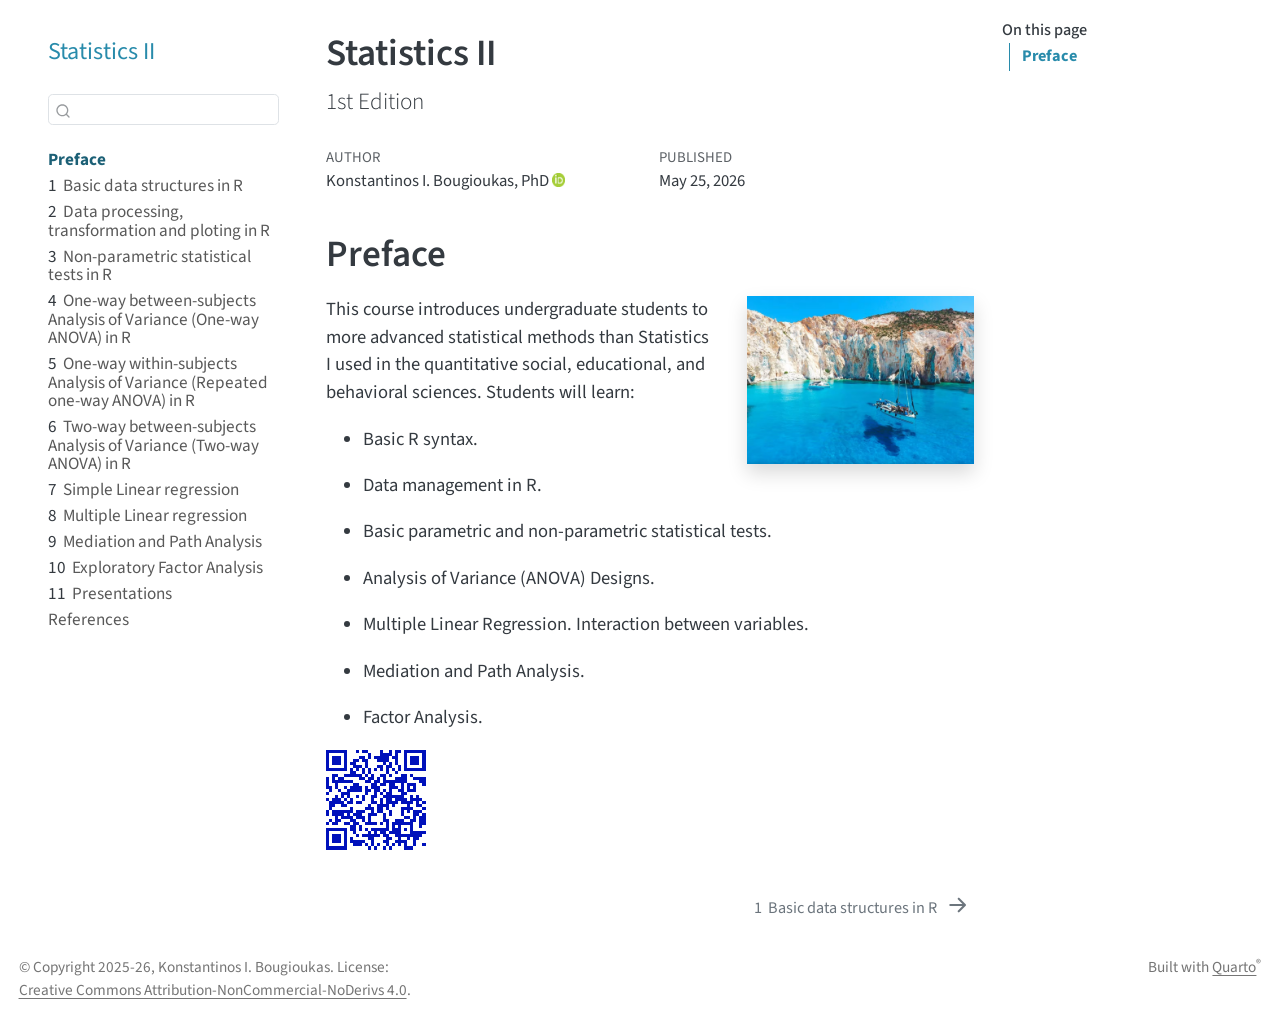
<file: _book/index.html>
<!DOCTYPE html>
<html xmlns="http://www.w3.org/1999/xhtml" lang="en" xml:lang="en"><head>

<meta charset="utf-8">
<meta name="generator" content="quarto-1.8.27">

<meta name="viewport" content="width=device-width, initial-scale=1.0, user-scalable=yes">

<meta name="author" content="Konstantinos I. Bougioukas, PhD">
<meta name="dcterms.date" content="2026-05-25">

<title>Statistics II</title>
<style>
code{white-space: pre-wrap;}
span.smallcaps{font-variant: small-caps;}
div.columns{display: flex; gap: min(4vw, 1.5em);}
div.column{flex: auto; overflow-x: auto;}
div.hanging-indent{margin-left: 1.5em; text-indent: -1.5em;}
ul.task-list{list-style: none;}
ul.task-list li input[type="checkbox"] {
  width: 0.8em;
  margin: 0 0.8em 0.2em -1em; /* quarto-specific, see https://github.com/quarto-dev/quarto-cli/issues/4556 */ 
  vertical-align: middle;
}
</style>


<script src="site_libs/quarto-nav/quarto-nav.js"></script>
<script src="site_libs/quarto-nav/headroom.min.js"></script>
<script src="site_libs/clipboard/clipboard.min.js"></script>
<script src="site_libs/quarto-search/autocomplete.umd.js"></script>
<script src="site_libs/quarto-search/fuse.min.js"></script>
<script src="site_libs/quarto-search/quarto-search.js"></script>
<meta name="quarto:offset" content="./">
<link href="./intro.html" rel="next">
<link href="./images/cover.avif" rel="icon">
<script src="site_libs/quarto-html/quarto.js" type="module"></script>
<script src="site_libs/quarto-html/tabsets/tabsets.js" type="module"></script>
<script src="site_libs/quarto-html/axe/axe-check.js" type="module"></script>
<script src="site_libs/quarto-html/popper.min.js"></script>
<script src="site_libs/quarto-html/tippy.umd.min.js"></script>
<script src="site_libs/quarto-html/anchor.min.js"></script>
<link href="site_libs/quarto-html/tippy.css" rel="stylesheet">
<link href="site_libs/quarto-html/quarto-syntax-highlighting-ed96de9b727972fe78a7b5d16c58bf87.css" rel="stylesheet" id="quarto-text-highlighting-styles">
<script src="site_libs/bootstrap/bootstrap.min.js"></script>
<link href="site_libs/bootstrap/bootstrap-icons.css" rel="stylesheet">
<link href="site_libs/bootstrap/bootstrap-745db6197ef74dcdda39b41813071fb2.min.css" rel="stylesheet" append-hash="true" id="quarto-bootstrap" data-mode="light">
<script src="site_libs/quarto-contrib/qrcodejs-v1.0.0/qrcode.js"></script>
<script id="quarto-search-options" type="application/json">{
  "location": "sidebar",
  "copy-button": false,
  "collapse-after": 3,
  "panel-placement": "start",
  "type": "textbox",
  "limit": 50,
  "keyboard-shortcut": [
    "f",
    "/",
    "s"
  ],
  "show-item-context": false,
  "language": {
    "search-no-results-text": "No results",
    "search-matching-documents-text": "matching documents",
    "search-copy-link-title": "Copy link to search",
    "search-hide-matches-text": "Hide additional matches",
    "search-more-match-text": "more match in this document",
    "search-more-matches-text": "more matches in this document",
    "search-clear-button-title": "Clear",
    "search-text-placeholder": "",
    "search-detached-cancel-button-title": "Cancel",
    "search-submit-button-title": "Submit",
    "search-label": "Search"
  }
}</script>


</head>

<body class="nav-sidebar floating quarto-light">

<div id="quarto-search-results"></div>
  <header id="quarto-header" class="headroom fixed-top">
  <nav class="quarto-secondary-nav">
    <div class="container-fluid d-flex">
      <button type="button" class="quarto-btn-toggle btn" data-bs-toggle="collapse" role="button" data-bs-target=".quarto-sidebar-collapse-item" aria-controls="quarto-sidebar" aria-expanded="false" aria-label="Toggle sidebar navigation" onclick="if (window.quartoToggleHeadroom) { window.quartoToggleHeadroom(); }">
        <i class="bi bi-layout-text-sidebar-reverse"></i>
      </button>
        <nav class="quarto-page-breadcrumbs" aria-label="breadcrumb"><ol class="breadcrumb"><li class="breadcrumb-item"><a href="./index.html">Preface</a></li></ol></nav>
        <a class="flex-grow-1" role="navigation" data-bs-toggle="collapse" data-bs-target=".quarto-sidebar-collapse-item" aria-controls="quarto-sidebar" aria-expanded="false" aria-label="Toggle sidebar navigation" onclick="if (window.quartoToggleHeadroom) { window.quartoToggleHeadroom(); }">      
        </a>
      <button type="button" class="btn quarto-search-button" aria-label="Search" onclick="window.quartoOpenSearch();">
        <i class="bi bi-search"></i>
      </button>
    </div>
  </nav>
</header>
<!-- content -->
<div id="quarto-content" class="quarto-container page-columns page-rows-contents page-layout-article">
<!-- sidebar -->
  <nav id="quarto-sidebar" class="sidebar collapse collapse-horizontal quarto-sidebar-collapse-item sidebar-navigation floating overflow-auto">
    <div class="pt-lg-2 mt-2 text-left sidebar-header">
    <div class="sidebar-title mb-0 py-0">
      <a href="./">Statistics II</a> 
    </div>
      </div>
        <div class="mt-2 flex-shrink-0 align-items-center">
        <div class="sidebar-search">
        <div id="quarto-search" class="" title="Search"></div>
        </div>
        </div>
    <div class="sidebar-menu-container"> 
    <ul class="list-unstyled mt-1">
        <li class="sidebar-item">
  <div class="sidebar-item-container"> 
  <a href="./index.html" class="sidebar-item-text sidebar-link active">
 <span class="menu-text">Preface</span></a>
  </div>
</li>
        <li class="sidebar-item">
  <div class="sidebar-item-container"> 
  <a href="./intro.html" class="sidebar-item-text sidebar-link">
 <span class="menu-text"><span class="chapter-number">1</span>&nbsp; <span class="chapter-title">Basic data structures in R</span></span></a>
  </div>
</li>
        <li class="sidebar-item">
  <div class="sidebar-item-container"> 
  <a href="./process.html" class="sidebar-item-text sidebar-link">
 <span class="menu-text"><span class="chapter-number">2</span>&nbsp; <span class="chapter-title">Data processing, transformation and ploting in R</span></span></a>
  </div>
</li>
        <li class="sidebar-item">
  <div class="sidebar-item-container"> 
  <a href="./nonparametric.html" class="sidebar-item-text sidebar-link">
 <span class="menu-text"><span class="chapter-number">3</span>&nbsp; <span class="chapter-title">Non-parametric statistical tests in R</span></span></a>
  </div>
</li>
        <li class="sidebar-item">
  <div class="sidebar-item-container"> 
  <a href="./anovabetween.html" class="sidebar-item-text sidebar-link">
 <span class="menu-text"><span class="chapter-number">4</span>&nbsp; <span class="chapter-title">One-way between-subjects Analysis of Variance (One-way ANOVA) in R</span></span></a>
  </div>
</li>
        <li class="sidebar-item">
  <div class="sidebar-item-container"> 
  <a href="./anovawithin.html" class="sidebar-item-text sidebar-link">
 <span class="menu-text"><span class="chapter-number">5</span>&nbsp; <span class="chapter-title">One-way within-subjects Analysis of Variance (Repeated one-way ANOVA) in R</span></span></a>
  </div>
</li>
        <li class="sidebar-item">
  <div class="sidebar-item-container"> 
  <a href="./anova2factor.html" class="sidebar-item-text sidebar-link">
 <span class="menu-text"><span class="chapter-number">6</span>&nbsp; <span class="chapter-title">Two-way between-subjects Analysis of Variance (Two-way ANOVA) in R</span></span></a>
  </div>
</li>
        <li class="sidebar-item">
  <div class="sidebar-item-container"> 
  <a href="./simplelinear.html" class="sidebar-item-text sidebar-link">
 <span class="menu-text"><span class="chapter-number">7</span>&nbsp; <span class="chapter-title">Simple Linear regression</span></span></a>
  </div>
</li>
        <li class="sidebar-item">
  <div class="sidebar-item-container"> 
  <a href="./multiplelinear.html" class="sidebar-item-text sidebar-link">
 <span class="menu-text"><span class="chapter-number">8</span>&nbsp; <span class="chapter-title">Multiple Linear regression</span></span></a>
  </div>
</li>
        <li class="sidebar-item">
  <div class="sidebar-item-container"> 
  <a href="./path.html" class="sidebar-item-text sidebar-link">
 <span class="menu-text"><span class="chapter-number">9</span>&nbsp; <span class="chapter-title">Mediation and Path Analysis</span></span></a>
  </div>
</li>
        <li class="sidebar-item">
  <div class="sidebar-item-container"> 
  <a href="./efa.html" class="sidebar-item-text sidebar-link">
 <span class="menu-text"><span class="chapter-number">10</span>&nbsp; <span class="chapter-title">Exploratory Factor Analysis</span></span></a>
  </div>
</li>
        <li class="sidebar-item">
  <div class="sidebar-item-container"> 
  <a href="./presentations.html" class="sidebar-item-text sidebar-link">
 <span class="menu-text"><span class="chapter-number">11</span>&nbsp; <span class="chapter-title">Presentations</span></span></a>
  </div>
</li>
        <li class="sidebar-item">
  <div class="sidebar-item-container"> 
  <a href="./references.html" class="sidebar-item-text sidebar-link">
 <span class="menu-text">References</span></a>
  </div>
</li>
    </ul>
    </div>
</nav>
<div id="quarto-sidebar-glass" class="quarto-sidebar-collapse-item" data-bs-toggle="collapse" data-bs-target=".quarto-sidebar-collapse-item"></div>
<!-- margin-sidebar -->
    <div id="quarto-margin-sidebar" class="sidebar margin-sidebar">
        <nav id="TOC" role="doc-toc" class="toc-active">
    <h2 id="toc-title">On this page</h2>
   
  <ul>
  <li><a href="#preface" id="toc-preface" class="nav-link active" data-scroll-target="#preface">Preface</a></li>
  </ul>
</nav>
    </div>
<!-- main -->
<main class="content" id="quarto-document-content">

<header id="title-block-header" class="quarto-title-block default">
<div class="quarto-title">
<h1 class="title">Statistics II</h1>
<p class="subtitle lead">1st Edition</p>
</div>



<div class="quarto-title-meta">

    <div>
    <div class="quarto-title-meta-heading">Author</div>
    <div class="quarto-title-meta-contents">
             <p>Konstantinos I. Bougioukas, PhD <a href="https://orcid.org/0000-0002-6533-1391" class="quarto-title-author-orcid"> <img src="[data-uri]"></a></p>
          </div>
  </div>
    
    <div>
    <div class="quarto-title-meta-heading">Published</div>
    <div class="quarto-title-meta-contents">
      <p class="date">May 25, 2026</p>
    </div>
  </div>
  
    
  </div>
  


</header>



<section id="preface" class="level1 unnumbered">
<h1 class="unnumbered">Preface</h1><p><img src="images/cover.avif" title="Statistics II" class="quarto-cover-image nolightbox img-fluid"></p>
<p>This course introduces undergraduate students to more advanced statistical methods than Statistics I used in the quantitative social, educational, and behavioral sciences. Students will learn:</p>
<ul>
<li><p>Basic R syntax.</p></li>
<li><p>Data management in R.</p></li>
<li><p>Basic parametric and non-parametric statistical tests.</p></li>
<li><p>Analysis of Variance (ANOVA) Designs.</p></li>
<li><p>Multiple Linear Regression. Interaction between variables.</p></li>
<li><p>Mediation and Path Analysis.</p></li>
<li><p>Factor Analysis.</p></li>
</ul>
<div id="" class="qrcode"></div>
<script type="text/javascript">
(function() {
  var script = document.currentScript;
  var qrcode = script.previousElementSibling;
  qrcode.qrcode = new QRCode(qrcode, {"colorDark":"#0011bb","colorLight":"#ffffff","height":"100","text":"https://stats2r.netlify.app/","width":"100"});
  script.remove();
})();
</script>
    


</section>

</main> <!-- /main -->
<script id="quarto-html-after-body" type="application/javascript">
  window.document.addEventListener("DOMContentLoaded", function (event) {
    const icon = "";
    const anchorJS = new window.AnchorJS();
    anchorJS.options = {
      placement: 'right',
      icon: icon
    };
    anchorJS.add('.anchored');
    const isCodeAnnotation = (el) => {
      for (const clz of el.classList) {
        if (clz.startsWith('code-annotation-')) {                     
          return true;
        }
      }
      return false;
    }
    const onCopySuccess = function(e) {
      // button target
      const button = e.trigger;
      // don't keep focus
      button.blur();
      // flash "checked"
      button.classList.add('code-copy-button-checked');
      var currentTitle = button.getAttribute("title");
      button.setAttribute("title", "Copied!");
      let tooltip;
      if (window.bootstrap) {
        button.setAttribute("data-bs-toggle", "tooltip");
        button.setAttribute("data-bs-placement", "left");
        button.setAttribute("data-bs-title", "Copied!");
        tooltip = new bootstrap.Tooltip(button, 
          { trigger: "manual", 
            customClass: "code-copy-button-tooltip",
            offset: [0, -8]});
        tooltip.show();    
      }
      setTimeout(function() {
        if (tooltip) {
          tooltip.hide();
          button.removeAttribute("data-bs-title");
          button.removeAttribute("data-bs-toggle");
          button.removeAttribute("data-bs-placement");
        }
        button.setAttribute("title", currentTitle);
        button.classList.remove('code-copy-button-checked');
      }, 1000);
      // clear code selection
      e.clearSelection();
    }
    const getTextToCopy = function(trigger) {
      const outerScaffold = trigger.parentElement.cloneNode(true);
      const codeEl = outerScaffold.querySelector('code');
      for (const childEl of codeEl.children) {
        if (isCodeAnnotation(childEl)) {
          childEl.remove();
        }
      }
      return codeEl.innerText;
    }
    const clipboard = new window.ClipboardJS('.code-copy-button:not([data-in-quarto-modal])', {
      text: getTextToCopy
    });
    clipboard.on('success', onCopySuccess);
    if (window.document.getElementById('quarto-embedded-source-code-modal')) {
      const clipboardModal = new window.ClipboardJS('.code-copy-button[data-in-quarto-modal]', {
        text: getTextToCopy,
        container: window.document.getElementById('quarto-embedded-source-code-modal')
      });
      clipboardModal.on('success', onCopySuccess);
    }
      var localhostRegex = new RegExp(/^(?:http|https):\/\/localhost\:?[0-9]*\//);
      var mailtoRegex = new RegExp(/^mailto:/);
        var filterRegex = new RegExp('/' + window.location.host + '/');
      var isInternal = (href) => {
          return filterRegex.test(href) || localhostRegex.test(href) || mailtoRegex.test(href);
      }
      // Inspect non-navigation links and adorn them if external
     var links = window.document.querySelectorAll('a[href]:not(.nav-link):not(.navbar-brand):not(.toc-action):not(.sidebar-link):not(.sidebar-item-toggle):not(.pagination-link):not(.no-external):not([aria-hidden]):not(.dropdown-item):not(.quarto-navigation-tool):not(.about-link)');
      for (var i=0; i<links.length; i++) {
        const link = links[i];
        if (!isInternal(link.href)) {
          // undo the damage that might have been done by quarto-nav.js in the case of
          // links that we want to consider external
          if (link.dataset.originalHref !== undefined) {
            link.href = link.dataset.originalHref;
          }
            // target, if specified
            link.setAttribute("target", "_blank");
            if (link.getAttribute("rel") === null) {
              link.setAttribute("rel", "noopener");
            }
        }
      }
    function tippyHover(el, contentFn, onTriggerFn, onUntriggerFn) {
      const config = {
        allowHTML: true,
        maxWidth: 500,
        delay: 100,
        arrow: false,
        appendTo: function(el) {
            return el.parentElement;
        },
        interactive: true,
        interactiveBorder: 10,
        theme: 'quarto',
        placement: 'bottom-start',
      };
      if (contentFn) {
        config.content = contentFn;
      }
      if (onTriggerFn) {
        config.onTrigger = onTriggerFn;
      }
      if (onUntriggerFn) {
        config.onUntrigger = onUntriggerFn;
      }
      window.tippy(el, config); 
    }
    const noterefs = window.document.querySelectorAll('a[role="doc-noteref"]');
    for (var i=0; i<noterefs.length; i++) {
      const ref = noterefs[i];
      tippyHover(ref, function() {
        // use id or data attribute instead here
        let href = ref.getAttribute('data-footnote-href') || ref.getAttribute('href');
        try { href = new URL(href).hash; } catch {}
        const id = href.replace(/^#\/?/, "");
        const note = window.document.getElementById(id);
        if (note) {
          return note.innerHTML;
        } else {
          return "";
        }
      });
    }
    const xrefs = window.document.querySelectorAll('a.quarto-xref');
    const processXRef = (id, note) => {
      // Strip column container classes
      const stripColumnClz = (el) => {
        el.classList.remove("page-full", "page-columns");
        if (el.children) {
          for (const child of el.children) {
            stripColumnClz(child);
          }
        }
      }
      stripColumnClz(note)
      if (id === null || id.startsWith('sec-')) {
        // Special case sections, only their first couple elements
        const container = document.createElement("div");
        if (note.children && note.children.length > 2) {
          container.appendChild(note.children[0].cloneNode(true));
          for (let i = 1; i < note.children.length; i++) {
            const child = note.children[i];
            if (child.tagName === "P" && child.innerText === "") {
              continue;
            } else {
              container.appendChild(child.cloneNode(true));
              break;
            }
          }
          if (window.Quarto?.typesetMath) {
            window.Quarto.typesetMath(container);
          }
          return container.innerHTML
        } else {
          if (window.Quarto?.typesetMath) {
            window.Quarto.typesetMath(note);
          }
          return note.innerHTML;
        }
      } else {
        // Remove any anchor links if they are present
        const anchorLink = note.querySelector('a.anchorjs-link');
        if (anchorLink) {
          anchorLink.remove();
        }
        if (window.Quarto?.typesetMath) {
          window.Quarto.typesetMath(note);
        }
        if (note.classList.contains("callout")) {
          return note.outerHTML;
        } else {
          return note.innerHTML;
        }
      }
    }
    for (var i=0; i<xrefs.length; i++) {
      const xref = xrefs[i];
      tippyHover(xref, undefined, function(instance) {
        instance.disable();
        let url = xref.getAttribute('href');
        let hash = undefined; 
        if (url.startsWith('#')) {
          hash = url;
        } else {
          try { hash = new URL(url).hash; } catch {}
        }
        if (hash) {
          const id = hash.replace(/^#\/?/, "");
          const note = window.document.getElementById(id);
          if (note !== null) {
            try {
              const html = processXRef(id, note.cloneNode(true));
              instance.setContent(html);
            } finally {
              instance.enable();
              instance.show();
            }
          } else {
            // See if we can fetch this
            fetch(url.split('#')[0])
            .then(res => res.text())
            .then(html => {
              const parser = new DOMParser();
              const htmlDoc = parser.parseFromString(html, "text/html");
              const note = htmlDoc.getElementById(id);
              if (note !== null) {
                const html = processXRef(id, note);
                instance.setContent(html);
              } 
            }).finally(() => {
              instance.enable();
              instance.show();
            });
          }
        } else {
          // See if we can fetch a full url (with no hash to target)
          // This is a special case and we should probably do some content thinning / targeting
          fetch(url)
          .then(res => res.text())
          .then(html => {
            const parser = new DOMParser();
            const htmlDoc = parser.parseFromString(html, "text/html");
            const note = htmlDoc.querySelector('main.content');
            if (note !== null) {
              // This should only happen for chapter cross references
              // (since there is no id in the URL)
              // remove the first header
              if (note.children.length > 0 && note.children[0].tagName === "HEADER") {
                note.children[0].remove();
              }
              const html = processXRef(null, note);
              instance.setContent(html);
            } 
          }).finally(() => {
            instance.enable();
            instance.show();
          });
        }
      }, function(instance) {
      });
    }
        let selectedAnnoteEl;
        const selectorForAnnotation = ( cell, annotation) => {
          let cellAttr = 'data-code-cell="' + cell + '"';
          let lineAttr = 'data-code-annotation="' +  annotation + '"';
          const selector = 'span[' + cellAttr + '][' + lineAttr + ']';
          return selector;
        }
        const selectCodeLines = (annoteEl) => {
          const doc = window.document;
          const targetCell = annoteEl.getAttribute("data-target-cell");
          const targetAnnotation = annoteEl.getAttribute("data-target-annotation");
          const annoteSpan = window.document.querySelector(selectorForAnnotation(targetCell, targetAnnotation));
          const lines = annoteSpan.getAttribute("data-code-lines").split(",");
          const lineIds = lines.map((line) => {
            return targetCell + "-" + line;
          })
          let top = null;
          let height = null;
          let parent = null;
          if (lineIds.length > 0) {
              //compute the position of the single el (top and bottom and make a div)
              const el = window.document.getElementById(lineIds[0]);
              top = el.offsetTop;
              height = el.offsetHeight;
              parent = el.parentElement.parentElement;
            if (lineIds.length > 1) {
              const lastEl = window.document.getElementById(lineIds[lineIds.length - 1]);
              const bottom = lastEl.offsetTop + lastEl.offsetHeight;
              height = bottom - top;
            }
            if (top !== null && height !== null && parent !== null) {
              // cook up a div (if necessary) and position it 
              let div = window.document.getElementById("code-annotation-line-highlight");
              if (div === null) {
                div = window.document.createElement("div");
                div.setAttribute("id", "code-annotation-line-highlight");
                div.style.position = 'absolute';
                parent.appendChild(div);
              }
              div.style.top = top - 2 + "px";
              div.style.height = height + 4 + "px";
              div.style.left = 0;
              let gutterDiv = window.document.getElementById("code-annotation-line-highlight-gutter");
              if (gutterDiv === null) {
                gutterDiv = window.document.createElement("div");
                gutterDiv.setAttribute("id", "code-annotation-line-highlight-gutter");
                gutterDiv.style.position = 'absolute';
                const codeCell = window.document.getElementById(targetCell);
                const gutter = codeCell.querySelector('.code-annotation-gutter');
                gutter.appendChild(gutterDiv);
              }
              gutterDiv.style.top = top - 2 + "px";
              gutterDiv.style.height = height + 4 + "px";
            }
            selectedAnnoteEl = annoteEl;
          }
        };
        const unselectCodeLines = () => {
          const elementsIds = ["code-annotation-line-highlight", "code-annotation-line-highlight-gutter"];
          elementsIds.forEach((elId) => {
            const div = window.document.getElementById(elId);
            if (div) {
              div.remove();
            }
          });
          selectedAnnoteEl = undefined;
        };
          // Handle positioning of the toggle
      window.addEventListener(
        "resize",
        throttle(() => {
          elRect = undefined;
          if (selectedAnnoteEl) {
            selectCodeLines(selectedAnnoteEl);
          }
        }, 10)
      );
      function throttle(fn, ms) {
      let throttle = false;
      let timer;
        return (...args) => {
          if(!throttle) { // first call gets through
              fn.apply(this, args);
              throttle = true;
          } else { // all the others get throttled
              if(timer) clearTimeout(timer); // cancel #2
              timer = setTimeout(() => {
                fn.apply(this, args);
                timer = throttle = false;
              }, ms);
          }
        };
      }
        // Attach click handler to the DT
        const annoteDls = window.document.querySelectorAll('dt[data-target-cell]');
        for (const annoteDlNode of annoteDls) {
          annoteDlNode.addEventListener('click', (event) => {
            const clickedEl = event.target;
            if (clickedEl !== selectedAnnoteEl) {
              unselectCodeLines();
              const activeEl = window.document.querySelector('dt[data-target-cell].code-annotation-active');
              if (activeEl) {
                activeEl.classList.remove('code-annotation-active');
              }
              selectCodeLines(clickedEl);
              clickedEl.classList.add('code-annotation-active');
            } else {
              // Unselect the line
              unselectCodeLines();
              clickedEl.classList.remove('code-annotation-active');
            }
          });
        }
    const findCites = (el) => {
      const parentEl = el.parentElement;
      if (parentEl) {
        const cites = parentEl.dataset.cites;
        if (cites) {
          return {
            el,
            cites: cites.split(' ')
          };
        } else {
          return findCites(el.parentElement)
        }
      } else {
        return undefined;
      }
    };
    var bibliorefs = window.document.querySelectorAll('a[role="doc-biblioref"]');
    for (var i=0; i<bibliorefs.length; i++) {
      const ref = bibliorefs[i];
      const citeInfo = findCites(ref);
      if (citeInfo) {
        tippyHover(citeInfo.el, function() {
          var popup = window.document.createElement('div');
          citeInfo.cites.forEach(function(cite) {
            var citeDiv = window.document.createElement('div');
            citeDiv.classList.add('hanging-indent');
            citeDiv.classList.add('csl-entry');
            var biblioDiv = window.document.getElementById('ref-' + cite);
            if (biblioDiv) {
              citeDiv.innerHTML = biblioDiv.innerHTML;
            }
            popup.appendChild(citeDiv);
          });
          return popup.innerHTML;
        });
      }
    }
  });
  </script>
<nav class="page-navigation">
  <div class="nav-page nav-page-previous">
  </div>
  <div class="nav-page nav-page-next">
      <a href="./intro.html" class="pagination-link" aria-label="Basic data structures in R">
        <span class="nav-page-text"><span class="chapter-number">1</span>&nbsp; <span class="chapter-title">Basic data structures in R</span></span> <i class="bi bi-arrow-right-short"></i>
      </a>
  </div>
</nav>
</div> <!-- /content -->
<footer class="footer">
  <div class="nav-footer">
    <div class="nav-footer-left">
<p>© Copyright 2025-26, Konstantinos I. Bougioukas. License: <a href="https://creativecommons.org/licenses/by-nc-nd/4.0/">Creative Commons Attribution-NonCommercial-NoDerivs 4.0</a>.</p>
</div>   
    <div class="nav-footer-center">
      &nbsp;
    </div>
    <div class="nav-footer-right">
<p>Built with <a href="https://quarto.org/">Quarto</a><sup>®</sup></p>
</div>
  </div>
</footer>




</body></html>
</file>
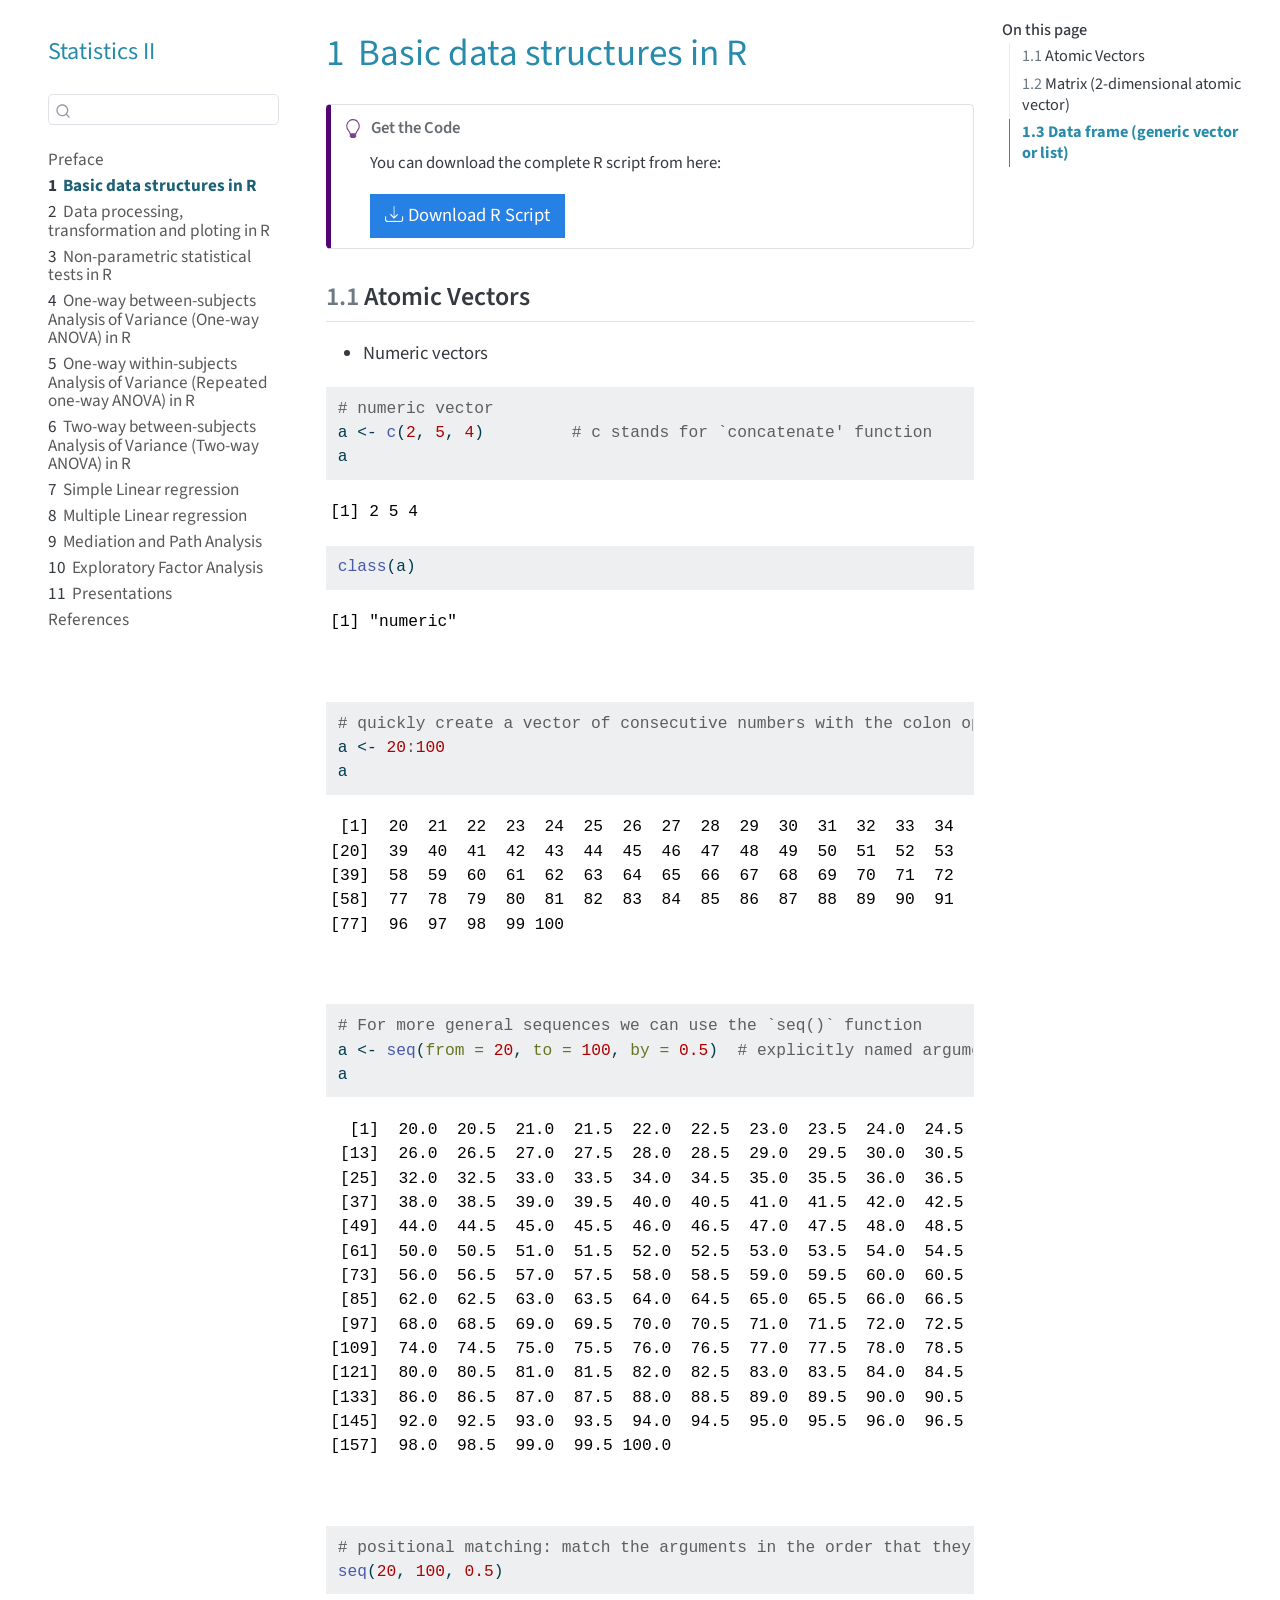
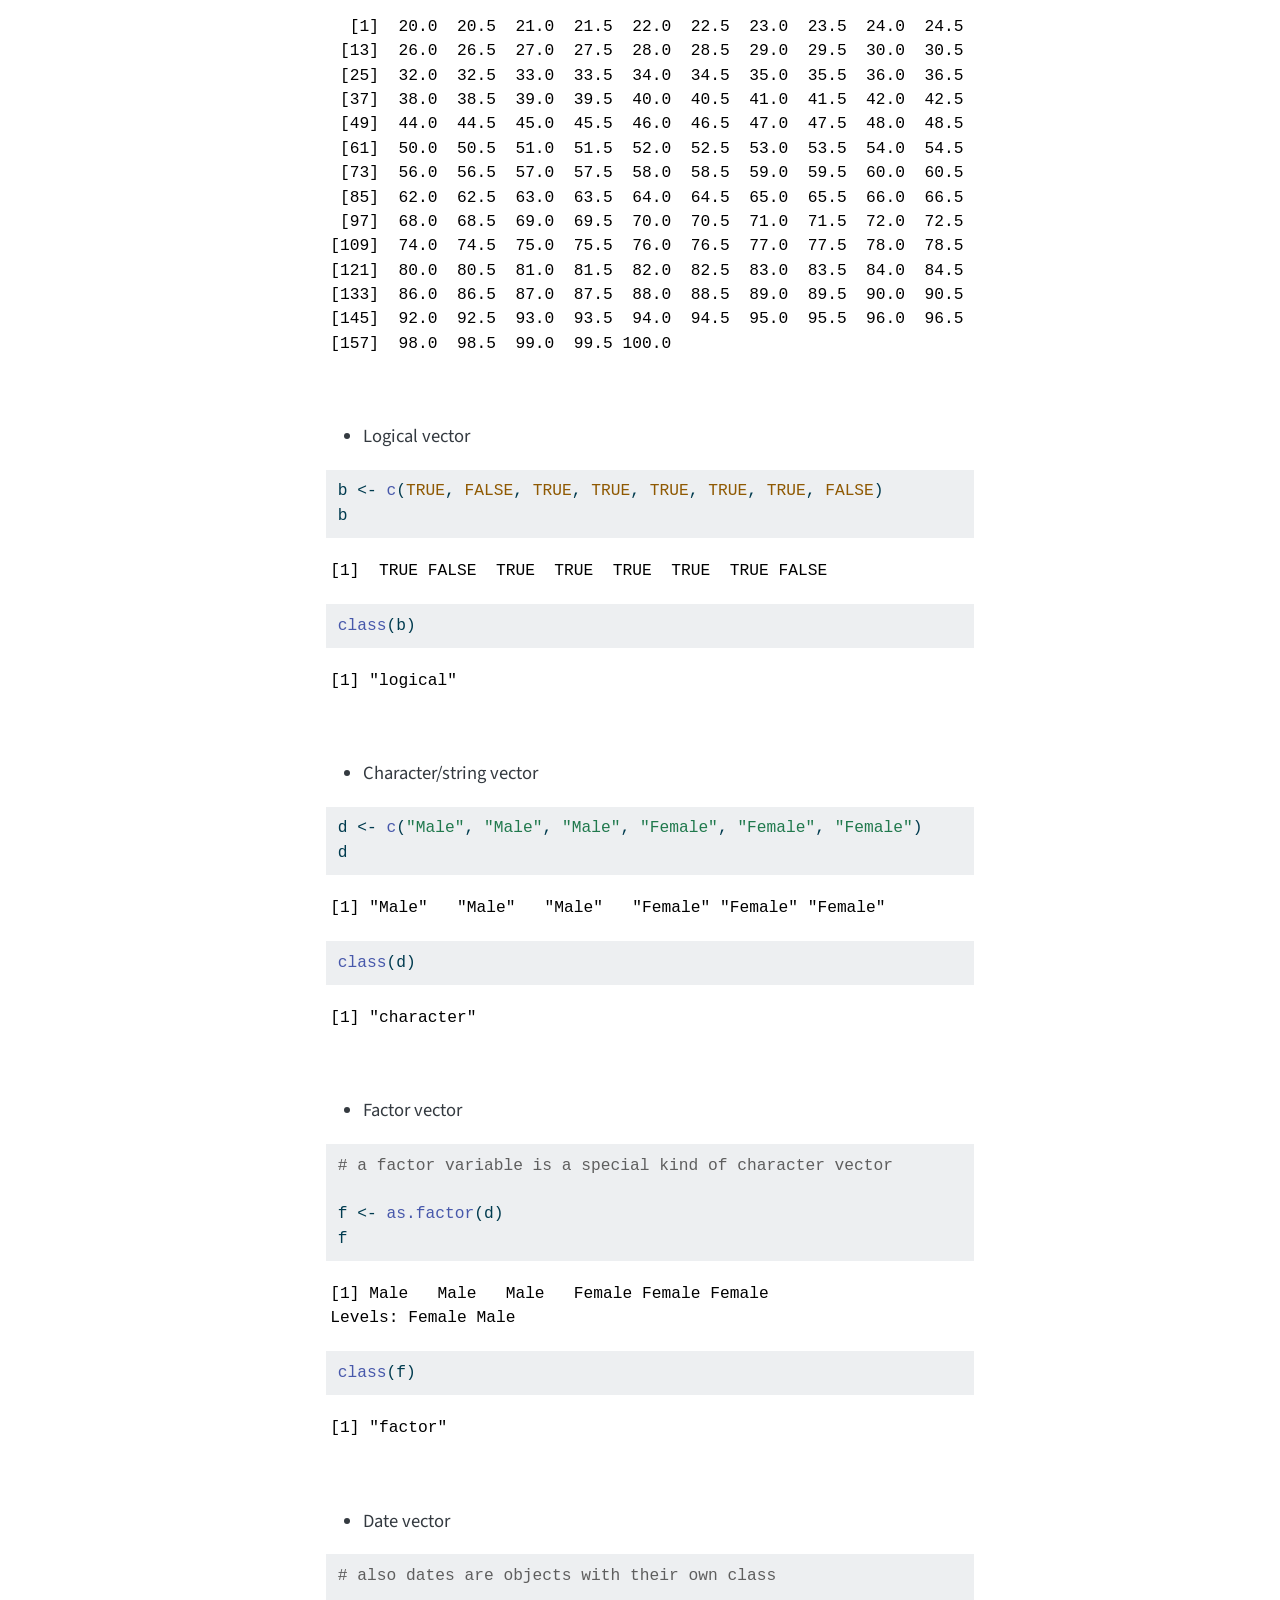
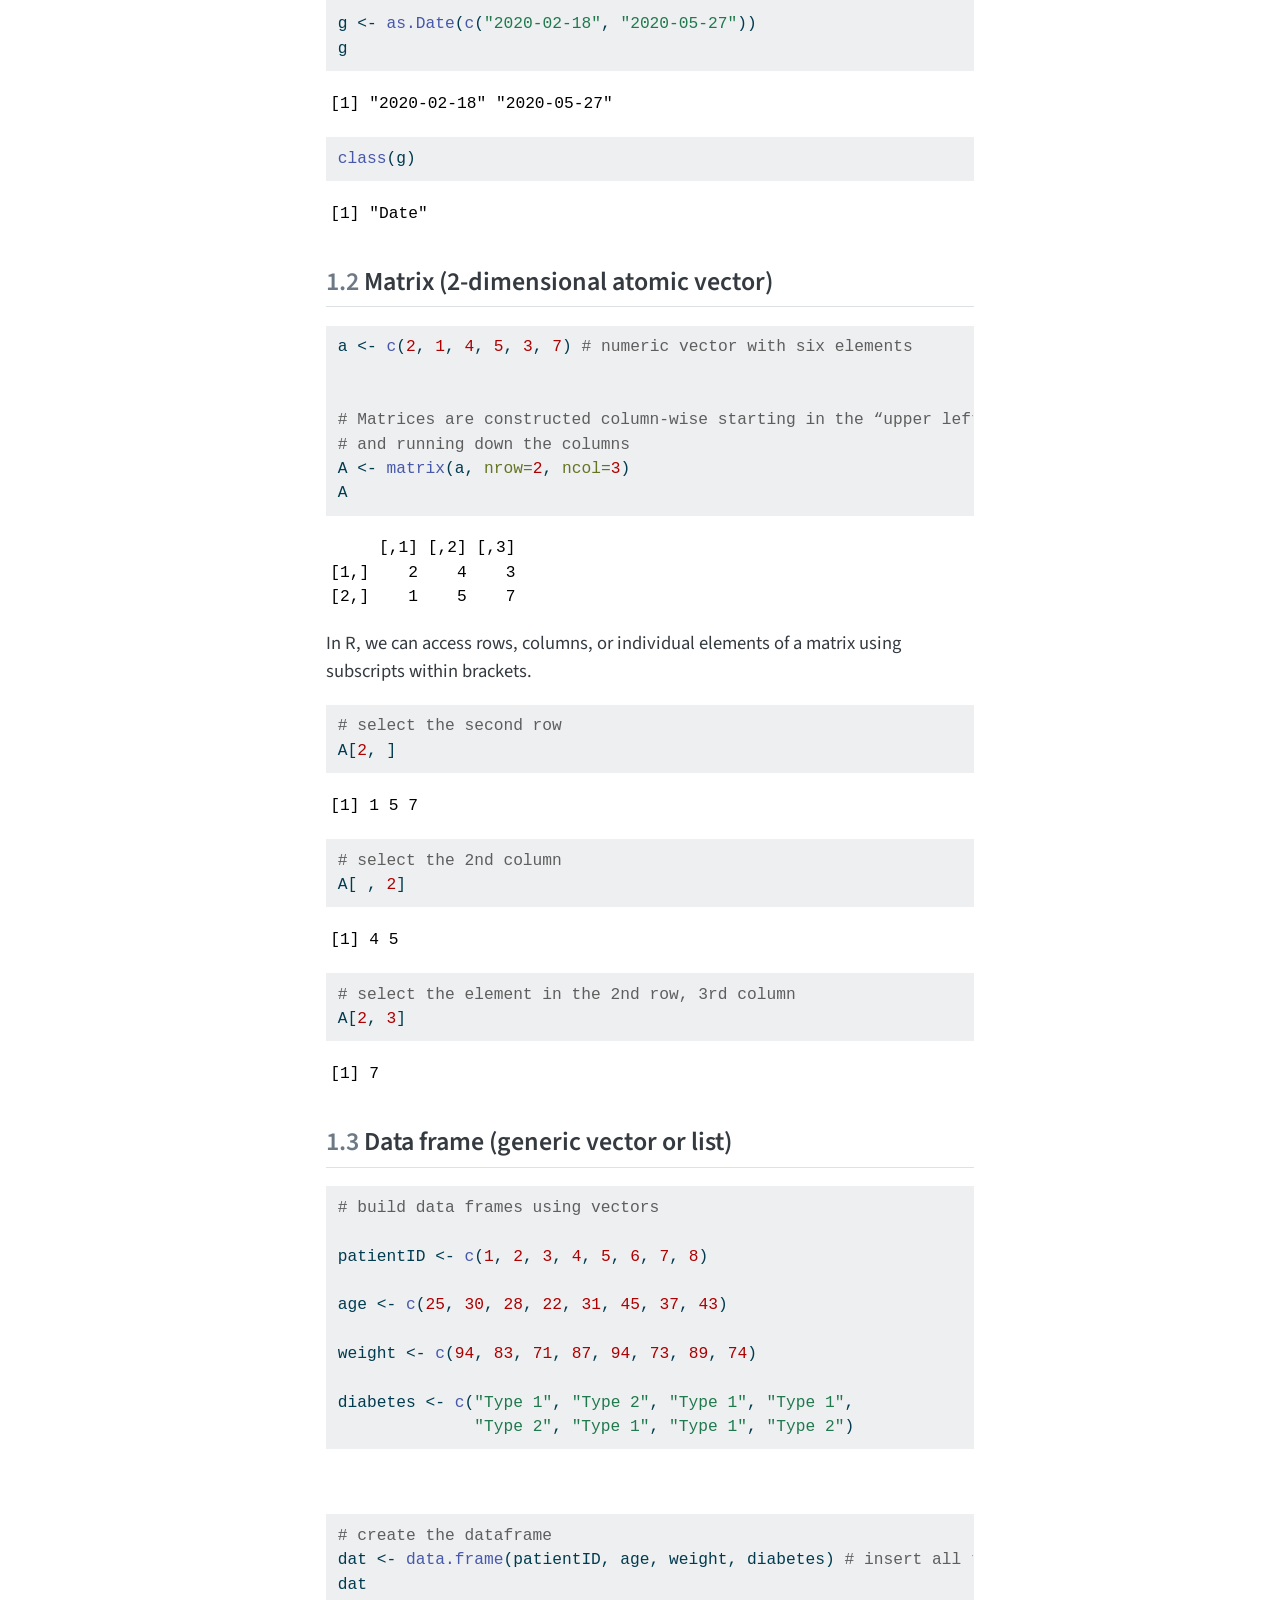
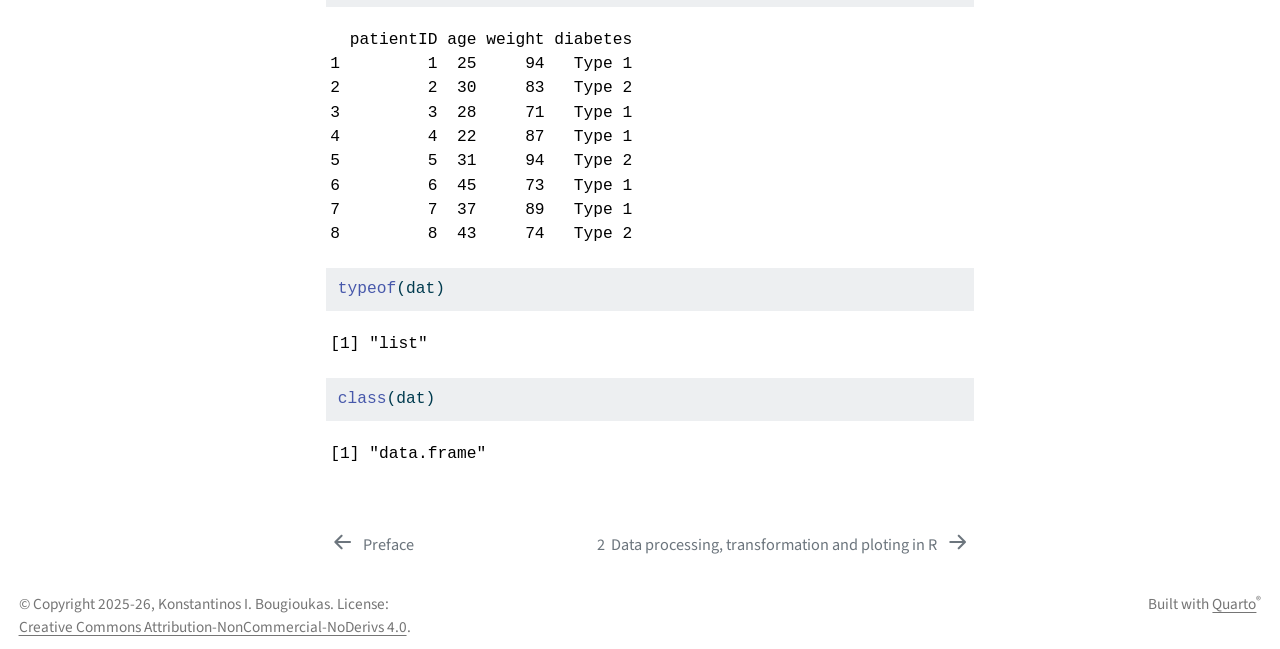
<file: _book/intro.html>
<!DOCTYPE html>
<html xmlns="http://www.w3.org/1999/xhtml" lang="en" xml:lang="en"><head>

<meta charset="utf-8">
<meta name="generator" content="quarto-1.8.27">

<meta name="viewport" content="width=device-width, initial-scale=1.0, user-scalable=yes">


<title>1&nbsp; Basic data structures in R – Statistics II</title>
<style>
code{white-space: pre-wrap;}
span.smallcaps{font-variant: small-caps;}
div.columns{display: flex; gap: min(4vw, 1.5em);}
div.column{flex: auto; overflow-x: auto;}
div.hanging-indent{margin-left: 1.5em; text-indent: -1.5em;}
ul.task-list{list-style: none;}
ul.task-list li input[type="checkbox"] {
  width: 0.8em;
  margin: 0 0.8em 0.2em -1em; /* quarto-specific, see https://github.com/quarto-dev/quarto-cli/issues/4556 */ 
  vertical-align: middle;
}
/* CSS for syntax highlighting */
html { -webkit-text-size-adjust: 100%; }
pre > code.sourceCode { white-space: pre; position: relative; }
pre > code.sourceCode > span { display: inline-block; line-height: 1.25; }
pre > code.sourceCode > span:empty { height: 1.2em; }
.sourceCode { overflow: visible; }
code.sourceCode > span { color: inherit; text-decoration: inherit; }
div.sourceCode { margin: 1em 0; }
pre.sourceCode { margin: 0; }
@media screen {
div.sourceCode { overflow: auto; }
}
@media print {
pre > code.sourceCode { white-space: pre-wrap; }
pre > code.sourceCode > span { text-indent: -5em; padding-left: 5em; }
}
pre.numberSource code
  { counter-reset: source-line 0; }
pre.numberSource code > span
  { position: relative; left: -4em; counter-increment: source-line; }
pre.numberSource code > span > a:first-child::before
  { content: counter(source-line);
    position: relative; left: -1em; text-align: right; vertical-align: baseline;
    border: none; display: inline-block;
    -webkit-touch-callout: none; -webkit-user-select: none;
    -khtml-user-select: none; -moz-user-select: none;
    -ms-user-select: none; user-select: none;
    padding: 0 4px; width: 4em;
  }
pre.numberSource { margin-left: 3em;  padding-left: 4px; }
div.sourceCode
  {   }
@media screen {
pre > code.sourceCode > span > a:first-child::before { text-decoration: underline; }
}
</style>


<script src="site_libs/quarto-nav/quarto-nav.js"></script>
<script src="site_libs/quarto-nav/headroom.min.js"></script>
<script src="site_libs/clipboard/clipboard.min.js"></script>
<script src="site_libs/quarto-search/autocomplete.umd.js"></script>
<script src="site_libs/quarto-search/fuse.min.js"></script>
<script src="site_libs/quarto-search/quarto-search.js"></script>
<meta name="quarto:offset" content="./">
<link href="./process.html" rel="next">
<link href="./index.html" rel="prev">
<link href="./images/cover.avif" rel="icon">
<script src="site_libs/quarto-html/quarto.js" type="module"></script>
<script src="site_libs/quarto-html/tabsets/tabsets.js" type="module"></script>
<script src="site_libs/quarto-html/axe/axe-check.js" type="module"></script>
<script src="site_libs/quarto-html/popper.min.js"></script>
<script src="site_libs/quarto-html/tippy.umd.min.js"></script>
<script src="site_libs/quarto-html/anchor.min.js"></script>
<link href="site_libs/quarto-html/tippy.css" rel="stylesheet">
<link href="site_libs/quarto-html/quarto-syntax-highlighting-ed96de9b727972fe78a7b5d16c58bf87.css" rel="stylesheet" id="quarto-text-highlighting-styles">
<script src="site_libs/bootstrap/bootstrap.min.js"></script>
<link href="site_libs/bootstrap/bootstrap-icons.css" rel="stylesheet">
<link href="site_libs/bootstrap/bootstrap-745db6197ef74dcdda39b41813071fb2.min.css" rel="stylesheet" append-hash="true" id="quarto-bootstrap" data-mode="light">
<script id="quarto-search-options" type="application/json">{
  "location": "sidebar",
  "copy-button": false,
  "collapse-after": 3,
  "panel-placement": "start",
  "type": "textbox",
  "limit": 50,
  "keyboard-shortcut": [
    "f",
    "/",
    "s"
  ],
  "show-item-context": false,
  "language": {
    "search-no-results-text": "No results",
    "search-matching-documents-text": "matching documents",
    "search-copy-link-title": "Copy link to search",
    "search-hide-matches-text": "Hide additional matches",
    "search-more-match-text": "more match in this document",
    "search-more-matches-text": "more matches in this document",
    "search-clear-button-title": "Clear",
    "search-text-placeholder": "",
    "search-detached-cancel-button-title": "Cancel",
    "search-submit-button-title": "Submit",
    "search-label": "Search"
  }
}</script>


</head>

<body class="nav-sidebar floating quarto-light">

<div id="quarto-search-results"></div>
  <header id="quarto-header" class="headroom fixed-top">
  <nav class="quarto-secondary-nav">
    <div class="container-fluid d-flex">
      <button type="button" class="quarto-btn-toggle btn" data-bs-toggle="collapse" role="button" data-bs-target=".quarto-sidebar-collapse-item" aria-controls="quarto-sidebar" aria-expanded="false" aria-label="Toggle sidebar navigation" onclick="if (window.quartoToggleHeadroom) { window.quartoToggleHeadroom(); }">
        <i class="bi bi-layout-text-sidebar-reverse"></i>
      </button>
        <nav class="quarto-page-breadcrumbs" aria-label="breadcrumb"><ol class="breadcrumb"><li class="breadcrumb-item"><a href="./intro.html"><span class="chapter-number">1</span>&nbsp; <span class="chapter-title">Basic data structures in R</span></a></li></ol></nav>
        <a class="flex-grow-1" role="navigation" data-bs-toggle="collapse" data-bs-target=".quarto-sidebar-collapse-item" aria-controls="quarto-sidebar" aria-expanded="false" aria-label="Toggle sidebar navigation" onclick="if (window.quartoToggleHeadroom) { window.quartoToggleHeadroom(); }">      
        </a>
      <button type="button" class="btn quarto-search-button" aria-label="Search" onclick="window.quartoOpenSearch();">
        <i class="bi bi-search"></i>
      </button>
    </div>
  </nav>
</header>
<!-- content -->
<div id="quarto-content" class="quarto-container page-columns page-rows-contents page-layout-article">
<!-- sidebar -->
  <nav id="quarto-sidebar" class="sidebar collapse collapse-horizontal quarto-sidebar-collapse-item sidebar-navigation floating overflow-auto">
    <div class="pt-lg-2 mt-2 text-left sidebar-header">
    <div class="sidebar-title mb-0 py-0">
      <a href="./">Statistics II</a> 
    </div>
      </div>
        <div class="mt-2 flex-shrink-0 align-items-center">
        <div class="sidebar-search">
        <div id="quarto-search" class="" title="Search"></div>
        </div>
        </div>
    <div class="sidebar-menu-container"> 
    <ul class="list-unstyled mt-1">
        <li class="sidebar-item">
  <div class="sidebar-item-container"> 
  <a href="./index.html" class="sidebar-item-text sidebar-link">
 <span class="menu-text">Preface</span></a>
  </div>
</li>
        <li class="sidebar-item">
  <div class="sidebar-item-container"> 
  <a href="./intro.html" class="sidebar-item-text sidebar-link active">
 <span class="menu-text"><span class="chapter-number">1</span>&nbsp; <span class="chapter-title">Basic data structures in R</span></span></a>
  </div>
</li>
        <li class="sidebar-item">
  <div class="sidebar-item-container"> 
  <a href="./process.html" class="sidebar-item-text sidebar-link">
 <span class="menu-text"><span class="chapter-number">2</span>&nbsp; <span class="chapter-title">Data processing, transformation and ploting in R</span></span></a>
  </div>
</li>
        <li class="sidebar-item">
  <div class="sidebar-item-container"> 
  <a href="./nonparametric.html" class="sidebar-item-text sidebar-link">
 <span class="menu-text"><span class="chapter-number">3</span>&nbsp; <span class="chapter-title">Non-parametric statistical tests in R</span></span></a>
  </div>
</li>
        <li class="sidebar-item">
  <div class="sidebar-item-container"> 
  <a href="./anovabetween.html" class="sidebar-item-text sidebar-link">
 <span class="menu-text"><span class="chapter-number">4</span>&nbsp; <span class="chapter-title">One-way between-subjects Analysis of Variance (One-way ANOVA) in R</span></span></a>
  </div>
</li>
        <li class="sidebar-item">
  <div class="sidebar-item-container"> 
  <a href="./anovawithin.html" class="sidebar-item-text sidebar-link">
 <span class="menu-text"><span class="chapter-number">5</span>&nbsp; <span class="chapter-title">One-way within-subjects Analysis of Variance (Repeated one-way ANOVA) in R</span></span></a>
  </div>
</li>
        <li class="sidebar-item">
  <div class="sidebar-item-container"> 
  <a href="./anova2factor.html" class="sidebar-item-text sidebar-link">
 <span class="menu-text"><span class="chapter-number">6</span>&nbsp; <span class="chapter-title">Two-way between-subjects Analysis of Variance (Two-way ANOVA) in R</span></span></a>
  </div>
</li>
        <li class="sidebar-item">
  <div class="sidebar-item-container"> 
  <a href="./simplelinear.html" class="sidebar-item-text sidebar-link">
 <span class="menu-text"><span class="chapter-number">7</span>&nbsp; <span class="chapter-title">Simple Linear regression</span></span></a>
  </div>
</li>
        <li class="sidebar-item">
  <div class="sidebar-item-container"> 
  <a href="./multiplelinear.html" class="sidebar-item-text sidebar-link">
 <span class="menu-text"><span class="chapter-number">8</span>&nbsp; <span class="chapter-title">Multiple Linear regression</span></span></a>
  </div>
</li>
        <li class="sidebar-item">
  <div class="sidebar-item-container"> 
  <a href="./path.html" class="sidebar-item-text sidebar-link">
 <span class="menu-text"><span class="chapter-number">9</span>&nbsp; <span class="chapter-title">Mediation and Path Analysis</span></span></a>
  </div>
</li>
        <li class="sidebar-item">
  <div class="sidebar-item-container"> 
  <a href="./efa.html" class="sidebar-item-text sidebar-link">
 <span class="menu-text"><span class="chapter-number">10</span>&nbsp; <span class="chapter-title">Exploratory Factor Analysis</span></span></a>
  </div>
</li>
        <li class="sidebar-item">
  <div class="sidebar-item-container"> 
  <a href="./presentations.html" class="sidebar-item-text sidebar-link">
 <span class="menu-text"><span class="chapter-number">11</span>&nbsp; <span class="chapter-title">Presentations</span></span></a>
  </div>
</li>
        <li class="sidebar-item">
  <div class="sidebar-item-container"> 
  <a href="./references.html" class="sidebar-item-text sidebar-link">
 <span class="menu-text">References</span></a>
  </div>
</li>
    </ul>
    </div>
</nav>
<div id="quarto-sidebar-glass" class="quarto-sidebar-collapse-item" data-bs-toggle="collapse" data-bs-target=".quarto-sidebar-collapse-item"></div>
<!-- margin-sidebar -->
    <div id="quarto-margin-sidebar" class="sidebar margin-sidebar">
        <nav id="TOC" role="doc-toc" class="toc-active">
    <h2 id="toc-title">On this page</h2>
   
  <ul>
  <li><a href="#atomic-vectors" id="toc-atomic-vectors" class="nav-link active" data-scroll-target="#atomic-vectors"><span class="header-section-number">1.1</span> Atomic Vectors</a></li>
  <li><a href="#matrix-2-dimensional-atomic-vector" id="toc-matrix-2-dimensional-atomic-vector" class="nav-link" data-scroll-target="#matrix-2-dimensional-atomic-vector"><span class="header-section-number">1.2</span> Matrix (2-dimensional atomic vector)</a></li>
  <li><a href="#data-frame-generic-vector-or-list" id="toc-data-frame-generic-vector-or-list" class="nav-link" data-scroll-target="#data-frame-generic-vector-or-list"><span class="header-section-number">1.3</span> Data frame (generic vector or list)</a></li>
  </ul>
</nav>
    </div>
<!-- main -->
<main class="content" id="quarto-document-content">

<header id="title-block-header" class="quarto-title-block default">
<div class="quarto-title">
<h1 class="title"><span id="sec-introduction" class="quarto-section-identifier"><span class="chapter-number">1</span>&nbsp; <span class="chapter-title">Basic data structures in R</span></span></h1>
</div>



<div class="quarto-title-meta">

    
  
    
  </div>
  


</header>


<div class="callout callout-style-simple callout-tip callout-titled">
<div class="callout-header d-flex align-content-center">
<div class="callout-icon-container">
<i class="callout-icon"></i>
</div>
<div class="callout-title-container flex-fill">
<span class="screen-reader-only">Tip</span>Get the Code
</div>
</div>
<div class="callout-body-container callout-body">
<p>You can download the complete R script from here:</p>
<p><a href="https://osf.io/download/nzv38/" download="psy400_0.R"> <button type="button" class="btn btn-primary"> <i class="bi bi-download"></i> Download R Script </button> </a></p>
</div>
</div>
<section id="atomic-vectors" class="level2" data-number="1.1">
<h2 data-number="1.1" class="anchored" data-anchor-id="atomic-vectors"><span class="header-section-number">1.1</span> Atomic Vectors</h2>
<ul>
<li>Numeric vectors</li>
</ul>
<div class="cell">
<div class="code-copy-outer-scaffold"><div class="sourceCode cell-code" id="cb1"><pre class="sourceCode r code-with-copy"><code class="sourceCode r"><span id="cb1-1"><a href="#cb1-1" aria-hidden="true" tabindex="-1"></a><span class="co"># numeric vector</span></span>
<span id="cb1-2"><a href="#cb1-2" aria-hidden="true" tabindex="-1"></a>a <span class="ot">&lt;-</span> <span class="fu">c</span>(<span class="dv">2</span>, <span class="dv">5</span>, <span class="dv">4</span>)         <span class="co"># c stands for `concatenate' function</span></span>
<span id="cb1-3"><a href="#cb1-3" aria-hidden="true" tabindex="-1"></a>a</span></code></pre></div><button title="Copy to Clipboard" class="code-copy-button"><i class="bi"></i></button></div>
<div class="cell-output cell-output-stdout">
<pre><code>[1] 2 5 4</code></pre>
</div>
<div class="code-copy-outer-scaffold"><div class="sourceCode cell-code" id="cb3"><pre class="sourceCode r code-with-copy"><code class="sourceCode r"><span id="cb3-1"><a href="#cb3-1" aria-hidden="true" tabindex="-1"></a><span class="fu">class</span>(a)</span></code></pre></div><button title="Copy to Clipboard" class="code-copy-button"><i class="bi"></i></button></div>
<div class="cell-output cell-output-stdout">
<pre><code>[1] "numeric"</code></pre>
</div>
</div>
<p><br></p>
<div class="cell">
<div class="code-copy-outer-scaffold"><div class="sourceCode cell-code" id="cb5"><pre class="sourceCode r code-with-copy"><code class="sourceCode r"><span id="cb5-1"><a href="#cb5-1" aria-hidden="true" tabindex="-1"></a><span class="co"># quickly create a vector of consecutive numbers with the colon operator</span></span>
<span id="cb5-2"><a href="#cb5-2" aria-hidden="true" tabindex="-1"></a>a <span class="ot">&lt;-</span> <span class="dv">20</span><span class="sc">:</span><span class="dv">100</span></span>
<span id="cb5-3"><a href="#cb5-3" aria-hidden="true" tabindex="-1"></a>a</span></code></pre></div><button title="Copy to Clipboard" class="code-copy-button"><i class="bi"></i></button></div>
<div class="cell-output cell-output-stdout">
<pre><code> [1]  20  21  22  23  24  25  26  27  28  29  30  31  32  33  34  35  36  37  38
[20]  39  40  41  42  43  44  45  46  47  48  49  50  51  52  53  54  55  56  57
[39]  58  59  60  61  62  63  64  65  66  67  68  69  70  71  72  73  74  75  76
[58]  77  78  79  80  81  82  83  84  85  86  87  88  89  90  91  92  93  94  95
[77]  96  97  98  99 100</code></pre>
</div>
</div>
<p><br></p>
<div class="cell">
<div class="code-copy-outer-scaffold"><div class="sourceCode cell-code" id="cb7"><pre class="sourceCode r code-with-copy"><code class="sourceCode r"><span id="cb7-1"><a href="#cb7-1" aria-hidden="true" tabindex="-1"></a><span class="co"># For more general sequences we can use the `seq()` function</span></span>
<span id="cb7-2"><a href="#cb7-2" aria-hidden="true" tabindex="-1"></a>a <span class="ot">&lt;-</span> <span class="fu">seq</span>(<span class="at">from =</span> <span class="dv">20</span>, <span class="at">to =</span> <span class="dv">100</span>, <span class="at">by =</span> <span class="fl">0.5</span>)  <span class="co"># explicitly named arguments</span></span>
<span id="cb7-3"><a href="#cb7-3" aria-hidden="true" tabindex="-1"></a>a</span></code></pre></div><button title="Copy to Clipboard" class="code-copy-button"><i class="bi"></i></button></div>
<div class="cell-output cell-output-stdout">
<pre><code>  [1]  20.0  20.5  21.0  21.5  22.0  22.5  23.0  23.5  24.0  24.5  25.0  25.5
 [13]  26.0  26.5  27.0  27.5  28.0  28.5  29.0  29.5  30.0  30.5  31.0  31.5
 [25]  32.0  32.5  33.0  33.5  34.0  34.5  35.0  35.5  36.0  36.5  37.0  37.5
 [37]  38.0  38.5  39.0  39.5  40.0  40.5  41.0  41.5  42.0  42.5  43.0  43.5
 [49]  44.0  44.5  45.0  45.5  46.0  46.5  47.0  47.5  48.0  48.5  49.0  49.5
 [61]  50.0  50.5  51.0  51.5  52.0  52.5  53.0  53.5  54.0  54.5  55.0  55.5
 [73]  56.0  56.5  57.0  57.5  58.0  58.5  59.0  59.5  60.0  60.5  61.0  61.5
 [85]  62.0  62.5  63.0  63.5  64.0  64.5  65.0  65.5  66.0  66.5  67.0  67.5
 [97]  68.0  68.5  69.0  69.5  70.0  70.5  71.0  71.5  72.0  72.5  73.0  73.5
[109]  74.0  74.5  75.0  75.5  76.0  76.5  77.0  77.5  78.0  78.5  79.0  79.5
[121]  80.0  80.5  81.0  81.5  82.0  82.5  83.0  83.5  84.0  84.5  85.0  85.5
[133]  86.0  86.5  87.0  87.5  88.0  88.5  89.0  89.5  90.0  90.5  91.0  91.5
[145]  92.0  92.5  93.0  93.5  94.0  94.5  95.0  95.5  96.0  96.5  97.0  97.5
[157]  98.0  98.5  99.0  99.5 100.0</code></pre>
</div>
</div>
<p><br></p>
<div class="cell">
<div class="code-copy-outer-scaffold"><div class="sourceCode cell-code" id="cb9"><pre class="sourceCode r code-with-copy"><code class="sourceCode r"><span id="cb9-1"><a href="#cb9-1" aria-hidden="true" tabindex="-1"></a><span class="co"># positional matching: match the arguments in the order that they appeared</span></span>
<span id="cb9-2"><a href="#cb9-2" aria-hidden="true" tabindex="-1"></a><span class="fu">seq</span>(<span class="dv">20</span>, <span class="dv">100</span>, <span class="fl">0.5</span>)</span></code></pre></div><button title="Copy to Clipboard" class="code-copy-button"><i class="bi"></i></button></div>
<div class="cell-output cell-output-stdout">
<pre><code>  [1]  20.0  20.5  21.0  21.5  22.0  22.5  23.0  23.5  24.0  24.5  25.0  25.5
 [13]  26.0  26.5  27.0  27.5  28.0  28.5  29.0  29.5  30.0  30.5  31.0  31.5
 [25]  32.0  32.5  33.0  33.5  34.0  34.5  35.0  35.5  36.0  36.5  37.0  37.5
 [37]  38.0  38.5  39.0  39.5  40.0  40.5  41.0  41.5  42.0  42.5  43.0  43.5
 [49]  44.0  44.5  45.0  45.5  46.0  46.5  47.0  47.5  48.0  48.5  49.0  49.5
 [61]  50.0  50.5  51.0  51.5  52.0  52.5  53.0  53.5  54.0  54.5  55.0  55.5
 [73]  56.0  56.5  57.0  57.5  58.0  58.5  59.0  59.5  60.0  60.5  61.0  61.5
 [85]  62.0  62.5  63.0  63.5  64.0  64.5  65.0  65.5  66.0  66.5  67.0  67.5
 [97]  68.0  68.5  69.0  69.5  70.0  70.5  71.0  71.5  72.0  72.5  73.0  73.5
[109]  74.0  74.5  75.0  75.5  76.0  76.5  77.0  77.5  78.0  78.5  79.0  79.5
[121]  80.0  80.5  81.0  81.5  82.0  82.5  83.0  83.5  84.0  84.5  85.0  85.5
[133]  86.0  86.5  87.0  87.5  88.0  88.5  89.0  89.5  90.0  90.5  91.0  91.5
[145]  92.0  92.5  93.0  93.5  94.0  94.5  95.0  95.5  96.0  96.5  97.0  97.5
[157]  98.0  98.5  99.0  99.5 100.0</code></pre>
</div>
</div>
<p><br></p>
<ul>
<li>Logical vector</li>
</ul>
<div class="cell">
<div class="code-copy-outer-scaffold"><div class="sourceCode cell-code" id="cb11"><pre class="sourceCode r code-with-copy"><code class="sourceCode r"><span id="cb11-1"><a href="#cb11-1" aria-hidden="true" tabindex="-1"></a>b <span class="ot">&lt;-</span> <span class="fu">c</span>(<span class="cn">TRUE</span>, <span class="cn">FALSE</span>, <span class="cn">TRUE</span>, <span class="cn">TRUE</span>, <span class="cn">TRUE</span>, <span class="cn">TRUE</span>, <span class="cn">TRUE</span>, <span class="cn">FALSE</span>)</span>
<span id="cb11-2"><a href="#cb11-2" aria-hidden="true" tabindex="-1"></a>b</span></code></pre></div><button title="Copy to Clipboard" class="code-copy-button"><i class="bi"></i></button></div>
<div class="cell-output cell-output-stdout">
<pre><code>[1]  TRUE FALSE  TRUE  TRUE  TRUE  TRUE  TRUE FALSE</code></pre>
</div>
<div class="code-copy-outer-scaffold"><div class="sourceCode cell-code" id="cb13"><pre class="sourceCode r code-with-copy"><code class="sourceCode r"><span id="cb13-1"><a href="#cb13-1" aria-hidden="true" tabindex="-1"></a><span class="fu">class</span>(b)</span></code></pre></div><button title="Copy to Clipboard" class="code-copy-button"><i class="bi"></i></button></div>
<div class="cell-output cell-output-stdout">
<pre><code>[1] "logical"</code></pre>
</div>
</div>
<p><br></p>
<ul>
<li>Character/string vector</li>
</ul>
<div class="cell">
<div class="code-copy-outer-scaffold"><div class="sourceCode cell-code" id="cb15"><pre class="sourceCode r code-with-copy"><code class="sourceCode r"><span id="cb15-1"><a href="#cb15-1" aria-hidden="true" tabindex="-1"></a>d <span class="ot">&lt;-</span> <span class="fu">c</span>(<span class="st">"Male"</span>, <span class="st">"Male"</span>, <span class="st">"Male"</span>, <span class="st">"Female"</span>, <span class="st">"Female"</span>, <span class="st">"Female"</span>)</span>
<span id="cb15-2"><a href="#cb15-2" aria-hidden="true" tabindex="-1"></a>d</span></code></pre></div><button title="Copy to Clipboard" class="code-copy-button"><i class="bi"></i></button></div>
<div class="cell-output cell-output-stdout">
<pre><code>[1] "Male"   "Male"   "Male"   "Female" "Female" "Female"</code></pre>
</div>
<div class="code-copy-outer-scaffold"><div class="sourceCode cell-code" id="cb17"><pre class="sourceCode r code-with-copy"><code class="sourceCode r"><span id="cb17-1"><a href="#cb17-1" aria-hidden="true" tabindex="-1"></a><span class="fu">class</span>(d)</span></code></pre></div><button title="Copy to Clipboard" class="code-copy-button"><i class="bi"></i></button></div>
<div class="cell-output cell-output-stdout">
<pre><code>[1] "character"</code></pre>
</div>
</div>
<p><br></p>
<ul>
<li>Factor vector</li>
</ul>
<div class="cell">
<div class="code-copy-outer-scaffold"><div class="sourceCode cell-code" id="cb19"><pre class="sourceCode r code-with-copy"><code class="sourceCode r"><span id="cb19-1"><a href="#cb19-1" aria-hidden="true" tabindex="-1"></a><span class="co"># a factor variable is a special kind of character vector</span></span>
<span id="cb19-2"><a href="#cb19-2" aria-hidden="true" tabindex="-1"></a></span>
<span id="cb19-3"><a href="#cb19-3" aria-hidden="true" tabindex="-1"></a>f <span class="ot">&lt;-</span> <span class="fu">as.factor</span>(d)  </span>
<span id="cb19-4"><a href="#cb19-4" aria-hidden="true" tabindex="-1"></a>f  </span></code></pre></div><button title="Copy to Clipboard" class="code-copy-button"><i class="bi"></i></button></div>
<div class="cell-output cell-output-stdout">
<pre><code>[1] Male   Male   Male   Female Female Female
Levels: Female Male</code></pre>
</div>
<div class="code-copy-outer-scaffold"><div class="sourceCode cell-code" id="cb21"><pre class="sourceCode r code-with-copy"><code class="sourceCode r"><span id="cb21-1"><a href="#cb21-1" aria-hidden="true" tabindex="-1"></a><span class="fu">class</span>(f)</span></code></pre></div><button title="Copy to Clipboard" class="code-copy-button"><i class="bi"></i></button></div>
<div class="cell-output cell-output-stdout">
<pre><code>[1] "factor"</code></pre>
</div>
</div>
<p><br></p>
<ul>
<li>Date vector</li>
</ul>
<div class="cell">
<div class="code-copy-outer-scaffold"><div class="sourceCode cell-code" id="cb23"><pre class="sourceCode r code-with-copy"><code class="sourceCode r"><span id="cb23-1"><a href="#cb23-1" aria-hidden="true" tabindex="-1"></a><span class="co"># also dates are objects with their own class</span></span>
<span id="cb23-2"><a href="#cb23-2" aria-hidden="true" tabindex="-1"></a></span>
<span id="cb23-3"><a href="#cb23-3" aria-hidden="true" tabindex="-1"></a>g <span class="ot">&lt;-</span> <span class="fu">as.Date</span>(<span class="fu">c</span>(<span class="st">"2020-02-18"</span>, <span class="st">"2020-05-27"</span>))</span>
<span id="cb23-4"><a href="#cb23-4" aria-hidden="true" tabindex="-1"></a>g</span></code></pre></div><button title="Copy to Clipboard" class="code-copy-button"><i class="bi"></i></button></div>
<div class="cell-output cell-output-stdout">
<pre><code>[1] "2020-02-18" "2020-05-27"</code></pre>
</div>
<div class="code-copy-outer-scaffold"><div class="sourceCode cell-code" id="cb25"><pre class="sourceCode r code-with-copy"><code class="sourceCode r"><span id="cb25-1"><a href="#cb25-1" aria-hidden="true" tabindex="-1"></a><span class="fu">class</span>(g)</span></code></pre></div><button title="Copy to Clipboard" class="code-copy-button"><i class="bi"></i></button></div>
<div class="cell-output cell-output-stdout">
<pre><code>[1] "Date"</code></pre>
</div>
</div>
</section>
<section id="matrix-2-dimensional-atomic-vector" class="level2" data-number="1.2">
<h2 data-number="1.2" class="anchored" data-anchor-id="matrix-2-dimensional-atomic-vector"><span class="header-section-number">1.2</span> Matrix (2-dimensional atomic vector)</h2>
<div class="cell">
<div class="code-copy-outer-scaffold"><div class="sourceCode cell-code" id="cb27"><pre class="sourceCode r code-with-copy"><code class="sourceCode r"><span id="cb27-1"><a href="#cb27-1" aria-hidden="true" tabindex="-1"></a>a <span class="ot">&lt;-</span> <span class="fu">c</span>(<span class="dv">2</span>, <span class="dv">1</span>, <span class="dv">4</span>, <span class="dv">5</span>, <span class="dv">3</span>, <span class="dv">7</span>) <span class="co"># numeric vector with six elements</span></span>
<span id="cb27-2"><a href="#cb27-2" aria-hidden="true" tabindex="-1"></a></span>
<span id="cb27-3"><a href="#cb27-3" aria-hidden="true" tabindex="-1"></a></span>
<span id="cb27-4"><a href="#cb27-4" aria-hidden="true" tabindex="-1"></a><span class="co"># Matrices are constructed column-wise starting in the “upper left” corner </span></span>
<span id="cb27-5"><a href="#cb27-5" aria-hidden="true" tabindex="-1"></a><span class="co"># and running down the columns</span></span>
<span id="cb27-6"><a href="#cb27-6" aria-hidden="true" tabindex="-1"></a>A <span class="ot">&lt;-</span> <span class="fu">matrix</span>(a, <span class="at">nrow=</span><span class="dv">2</span>, <span class="at">ncol=</span><span class="dv">3</span>)</span>
<span id="cb27-7"><a href="#cb27-7" aria-hidden="true" tabindex="-1"></a>A</span></code></pre></div><button title="Copy to Clipboard" class="code-copy-button"><i class="bi"></i></button></div>
<div class="cell-output cell-output-stdout">
<pre><code>     [,1] [,2] [,3]
[1,]    2    4    3
[2,]    1    5    7</code></pre>
</div>
</div>
<p>In R, we can access rows, columns, or individual elements of a matrix using subscripts within brackets.</p>
<div class="cell">
<div class="code-copy-outer-scaffold"><div class="sourceCode cell-code" id="cb29"><pre class="sourceCode r code-with-copy"><code class="sourceCode r"><span id="cb29-1"><a href="#cb29-1" aria-hidden="true" tabindex="-1"></a><span class="co"># select the second row</span></span>
<span id="cb29-2"><a href="#cb29-2" aria-hidden="true" tabindex="-1"></a>A[<span class="dv">2</span>, ]</span></code></pre></div><button title="Copy to Clipboard" class="code-copy-button"><i class="bi"></i></button></div>
<div class="cell-output cell-output-stdout">
<pre><code>[1] 1 5 7</code></pre>
</div>
</div>
<div class="cell">
<div class="code-copy-outer-scaffold"><div class="sourceCode cell-code" id="cb31"><pre class="sourceCode r code-with-copy"><code class="sourceCode r"><span id="cb31-1"><a href="#cb31-1" aria-hidden="true" tabindex="-1"></a><span class="co"># select the 2nd column</span></span>
<span id="cb31-2"><a href="#cb31-2" aria-hidden="true" tabindex="-1"></a>A[ , <span class="dv">2</span>]</span></code></pre></div><button title="Copy to Clipboard" class="code-copy-button"><i class="bi"></i></button></div>
<div class="cell-output cell-output-stdout">
<pre><code>[1] 4 5</code></pre>
</div>
</div>
<div class="cell">
<div class="code-copy-outer-scaffold"><div class="sourceCode cell-code" id="cb33"><pre class="sourceCode r code-with-copy"><code class="sourceCode r"><span id="cb33-1"><a href="#cb33-1" aria-hidden="true" tabindex="-1"></a><span class="co"># select the element in the 2nd row, 3rd column</span></span>
<span id="cb33-2"><a href="#cb33-2" aria-hidden="true" tabindex="-1"></a>A[<span class="dv">2</span>, <span class="dv">3</span>]</span></code></pre></div><button title="Copy to Clipboard" class="code-copy-button"><i class="bi"></i></button></div>
<div class="cell-output cell-output-stdout">
<pre><code>[1] 7</code></pre>
</div>
</div>
</section>
<section id="data-frame-generic-vector-or-list" class="level2" data-number="1.3">
<h2 data-number="1.3" class="anchored" data-anchor-id="data-frame-generic-vector-or-list"><span class="header-section-number">1.3</span> Data frame (generic vector or list)</h2>
<div class="cell">
<div class="code-copy-outer-scaffold"><div class="sourceCode cell-code" id="cb35"><pre class="sourceCode r code-with-copy"><code class="sourceCode r"><span id="cb35-1"><a href="#cb35-1" aria-hidden="true" tabindex="-1"></a><span class="co"># build data frames using vectors</span></span>
<span id="cb35-2"><a href="#cb35-2" aria-hidden="true" tabindex="-1"></a></span>
<span id="cb35-3"><a href="#cb35-3" aria-hidden="true" tabindex="-1"></a>patientID <span class="ot">&lt;-</span> <span class="fu">c</span>(<span class="dv">1</span>, <span class="dv">2</span>, <span class="dv">3</span>, <span class="dv">4</span>, <span class="dv">5</span>, <span class="dv">6</span>, <span class="dv">7</span>, <span class="dv">8</span>)</span>
<span id="cb35-4"><a href="#cb35-4" aria-hidden="true" tabindex="-1"></a></span>
<span id="cb35-5"><a href="#cb35-5" aria-hidden="true" tabindex="-1"></a>age <span class="ot">&lt;-</span> <span class="fu">c</span>(<span class="dv">25</span>, <span class="dv">30</span>, <span class="dv">28</span>, <span class="dv">22</span>, <span class="dv">31</span>, <span class="dv">45</span>, <span class="dv">37</span>, <span class="dv">43</span>)</span>
<span id="cb35-6"><a href="#cb35-6" aria-hidden="true" tabindex="-1"></a></span>
<span id="cb35-7"><a href="#cb35-7" aria-hidden="true" tabindex="-1"></a>weight <span class="ot">&lt;-</span> <span class="fu">c</span>(<span class="dv">94</span>, <span class="dv">83</span>, <span class="dv">71</span>, <span class="dv">87</span>, <span class="dv">94</span>, <span class="dv">73</span>, <span class="dv">89</span>, <span class="dv">74</span>)</span>
<span id="cb35-8"><a href="#cb35-8" aria-hidden="true" tabindex="-1"></a></span>
<span id="cb35-9"><a href="#cb35-9" aria-hidden="true" tabindex="-1"></a>diabetes <span class="ot">&lt;-</span> <span class="fu">c</span>(<span class="st">"Type 1"</span>, <span class="st">"Type 2"</span>, <span class="st">"Type 1"</span>, <span class="st">"Type 1"</span>,</span>
<span id="cb35-10"><a href="#cb35-10" aria-hidden="true" tabindex="-1"></a>              <span class="st">"Type 2"</span>, <span class="st">"Type 1"</span>, <span class="st">"Type 1"</span>, <span class="st">"Type 2"</span>)</span></code></pre></div><button title="Copy to Clipboard" class="code-copy-button"><i class="bi"></i></button></div>
</div>
<p><br></p>
<div class="cell">
<div class="code-copy-outer-scaffold"><div class="sourceCode cell-code" id="cb36"><pre class="sourceCode r code-with-copy"><code class="sourceCode r"><span id="cb36-1"><a href="#cb36-1" aria-hidden="true" tabindex="-1"></a><span class="co"># create the dataframe</span></span>
<span id="cb36-2"><a href="#cb36-2" aria-hidden="true" tabindex="-1"></a>dat <span class="ot">&lt;-</span> <span class="fu">data.frame</span>(patientID, age, weight, diabetes) <span class="co"># insert all the variables</span></span>
<span id="cb36-3"><a href="#cb36-3" aria-hidden="true" tabindex="-1"></a>dat</span></code></pre></div><button title="Copy to Clipboard" class="code-copy-button"><i class="bi"></i></button></div>
<div class="cell-output cell-output-stdout">
<pre><code>  patientID age weight diabetes
1         1  25     94   Type 1
2         2  30     83   Type 2
3         3  28     71   Type 1
4         4  22     87   Type 1
5         5  31     94   Type 2
6         6  45     73   Type 1
7         7  37     89   Type 1
8         8  43     74   Type 2</code></pre>
</div>
</div>
<div class="cell">
<div class="code-copy-outer-scaffold"><div class="sourceCode cell-code" id="cb38"><pre class="sourceCode r code-with-copy"><code class="sourceCode r"><span id="cb38-1"><a href="#cb38-1" aria-hidden="true" tabindex="-1"></a><span class="fu">typeof</span>(dat)</span></code></pre></div><button title="Copy to Clipboard" class="code-copy-button"><i class="bi"></i></button></div>
<div class="cell-output cell-output-stdout">
<pre><code>[1] "list"</code></pre>
</div>
<div class="code-copy-outer-scaffold"><div class="sourceCode cell-code" id="cb40"><pre class="sourceCode r code-with-copy"><code class="sourceCode r"><span id="cb40-1"><a href="#cb40-1" aria-hidden="true" tabindex="-1"></a><span class="fu">class</span>(dat)</span></code></pre></div><button title="Copy to Clipboard" class="code-copy-button"><i class="bi"></i></button></div>
<div class="cell-output cell-output-stdout">
<pre><code>[1] "data.frame"</code></pre>
</div>
</div>


</section>

</main> <!-- /main -->
<script id="quarto-html-after-body" type="application/javascript">
  window.document.addEventListener("DOMContentLoaded", function (event) {
    const icon = "";
    const anchorJS = new window.AnchorJS();
    anchorJS.options = {
      placement: 'right',
      icon: icon
    };
    anchorJS.add('.anchored');
    const isCodeAnnotation = (el) => {
      for (const clz of el.classList) {
        if (clz.startsWith('code-annotation-')) {                     
          return true;
        }
      }
      return false;
    }
    const onCopySuccess = function(e) {
      // button target
      const button = e.trigger;
      // don't keep focus
      button.blur();
      // flash "checked"
      button.classList.add('code-copy-button-checked');
      var currentTitle = button.getAttribute("title");
      button.setAttribute("title", "Copied!");
      let tooltip;
      if (window.bootstrap) {
        button.setAttribute("data-bs-toggle", "tooltip");
        button.setAttribute("data-bs-placement", "left");
        button.setAttribute("data-bs-title", "Copied!");
        tooltip = new bootstrap.Tooltip(button, 
          { trigger: "manual", 
            customClass: "code-copy-button-tooltip",
            offset: [0, -8]});
        tooltip.show();    
      }
      setTimeout(function() {
        if (tooltip) {
          tooltip.hide();
          button.removeAttribute("data-bs-title");
          button.removeAttribute("data-bs-toggle");
          button.removeAttribute("data-bs-placement");
        }
        button.setAttribute("title", currentTitle);
        button.classList.remove('code-copy-button-checked');
      }, 1000);
      // clear code selection
      e.clearSelection();
    }
    const getTextToCopy = function(trigger) {
      const outerScaffold = trigger.parentElement.cloneNode(true);
      const codeEl = outerScaffold.querySelector('code');
      for (const childEl of codeEl.children) {
        if (isCodeAnnotation(childEl)) {
          childEl.remove();
        }
      }
      return codeEl.innerText;
    }
    const clipboard = new window.ClipboardJS('.code-copy-button:not([data-in-quarto-modal])', {
      text: getTextToCopy
    });
    clipboard.on('success', onCopySuccess);
    if (window.document.getElementById('quarto-embedded-source-code-modal')) {
      const clipboardModal = new window.ClipboardJS('.code-copy-button[data-in-quarto-modal]', {
        text: getTextToCopy,
        container: window.document.getElementById('quarto-embedded-source-code-modal')
      });
      clipboardModal.on('success', onCopySuccess);
    }
      var localhostRegex = new RegExp(/^(?:http|https):\/\/localhost\:?[0-9]*\//);
      var mailtoRegex = new RegExp(/^mailto:/);
        var filterRegex = new RegExp('/' + window.location.host + '/');
      var isInternal = (href) => {
          return filterRegex.test(href) || localhostRegex.test(href) || mailtoRegex.test(href);
      }
      // Inspect non-navigation links and adorn them if external
     var links = window.document.querySelectorAll('a[href]:not(.nav-link):not(.navbar-brand):not(.toc-action):not(.sidebar-link):not(.sidebar-item-toggle):not(.pagination-link):not(.no-external):not([aria-hidden]):not(.dropdown-item):not(.quarto-navigation-tool):not(.about-link)');
      for (var i=0; i<links.length; i++) {
        const link = links[i];
        if (!isInternal(link.href)) {
          // undo the damage that might have been done by quarto-nav.js in the case of
          // links that we want to consider external
          if (link.dataset.originalHref !== undefined) {
            link.href = link.dataset.originalHref;
          }
            // target, if specified
            link.setAttribute("target", "_blank");
            if (link.getAttribute("rel") === null) {
              link.setAttribute("rel", "noopener");
            }
        }
      }
    function tippyHover(el, contentFn, onTriggerFn, onUntriggerFn) {
      const config = {
        allowHTML: true,
        maxWidth: 500,
        delay: 100,
        arrow: false,
        appendTo: function(el) {
            return el.parentElement;
        },
        interactive: true,
        interactiveBorder: 10,
        theme: 'quarto',
        placement: 'bottom-start',
      };
      if (contentFn) {
        config.content = contentFn;
      }
      if (onTriggerFn) {
        config.onTrigger = onTriggerFn;
      }
      if (onUntriggerFn) {
        config.onUntrigger = onUntriggerFn;
      }
      window.tippy(el, config); 
    }
    const noterefs = window.document.querySelectorAll('a[role="doc-noteref"]');
    for (var i=0; i<noterefs.length; i++) {
      const ref = noterefs[i];
      tippyHover(ref, function() {
        // use id or data attribute instead here
        let href = ref.getAttribute('data-footnote-href') || ref.getAttribute('href');
        try { href = new URL(href).hash; } catch {}
        const id = href.replace(/^#\/?/, "");
        const note = window.document.getElementById(id);
        if (note) {
          return note.innerHTML;
        } else {
          return "";
        }
      });
    }
    const xrefs = window.document.querySelectorAll('a.quarto-xref');
    const processXRef = (id, note) => {
      // Strip column container classes
      const stripColumnClz = (el) => {
        el.classList.remove("page-full", "page-columns");
        if (el.children) {
          for (const child of el.children) {
            stripColumnClz(child);
          }
        }
      }
      stripColumnClz(note)
      if (id === null || id.startsWith('sec-')) {
        // Special case sections, only their first couple elements
        const container = document.createElement("div");
        if (note.children && note.children.length > 2) {
          container.appendChild(note.children[0].cloneNode(true));
          for (let i = 1; i < note.children.length; i++) {
            const child = note.children[i];
            if (child.tagName === "P" && child.innerText === "") {
              continue;
            } else {
              container.appendChild(child.cloneNode(true));
              break;
            }
          }
          if (window.Quarto?.typesetMath) {
            window.Quarto.typesetMath(container);
          }
          return container.innerHTML
        } else {
          if (window.Quarto?.typesetMath) {
            window.Quarto.typesetMath(note);
          }
          return note.innerHTML;
        }
      } else {
        // Remove any anchor links if they are present
        const anchorLink = note.querySelector('a.anchorjs-link');
        if (anchorLink) {
          anchorLink.remove();
        }
        if (window.Quarto?.typesetMath) {
          window.Quarto.typesetMath(note);
        }
        if (note.classList.contains("callout")) {
          return note.outerHTML;
        } else {
          return note.innerHTML;
        }
      }
    }
    for (var i=0; i<xrefs.length; i++) {
      const xref = xrefs[i];
      tippyHover(xref, undefined, function(instance) {
        instance.disable();
        let url = xref.getAttribute('href');
        let hash = undefined; 
        if (url.startsWith('#')) {
          hash = url;
        } else {
          try { hash = new URL(url).hash; } catch {}
        }
        if (hash) {
          const id = hash.replace(/^#\/?/, "");
          const note = window.document.getElementById(id);
          if (note !== null) {
            try {
              const html = processXRef(id, note.cloneNode(true));
              instance.setContent(html);
            } finally {
              instance.enable();
              instance.show();
            }
          } else {
            // See if we can fetch this
            fetch(url.split('#')[0])
            .then(res => res.text())
            .then(html => {
              const parser = new DOMParser();
              const htmlDoc = parser.parseFromString(html, "text/html");
              const note = htmlDoc.getElementById(id);
              if (note !== null) {
                const html = processXRef(id, note);
                instance.setContent(html);
              } 
            }).finally(() => {
              instance.enable();
              instance.show();
            });
          }
        } else {
          // See if we can fetch a full url (with no hash to target)
          // This is a special case and we should probably do some content thinning / targeting
          fetch(url)
          .then(res => res.text())
          .then(html => {
            const parser = new DOMParser();
            const htmlDoc = parser.parseFromString(html, "text/html");
            const note = htmlDoc.querySelector('main.content');
            if (note !== null) {
              // This should only happen for chapter cross references
              // (since there is no id in the URL)
              // remove the first header
              if (note.children.length > 0 && note.children[0].tagName === "HEADER") {
                note.children[0].remove();
              }
              const html = processXRef(null, note);
              instance.setContent(html);
            } 
          }).finally(() => {
            instance.enable();
            instance.show();
          });
        }
      }, function(instance) {
      });
    }
        let selectedAnnoteEl;
        const selectorForAnnotation = ( cell, annotation) => {
          let cellAttr = 'data-code-cell="' + cell + '"';
          let lineAttr = 'data-code-annotation="' +  annotation + '"';
          const selector = 'span[' + cellAttr + '][' + lineAttr + ']';
          return selector;
        }
        const selectCodeLines = (annoteEl) => {
          const doc = window.document;
          const targetCell = annoteEl.getAttribute("data-target-cell");
          const targetAnnotation = annoteEl.getAttribute("data-target-annotation");
          const annoteSpan = window.document.querySelector(selectorForAnnotation(targetCell, targetAnnotation));
          const lines = annoteSpan.getAttribute("data-code-lines").split(",");
          const lineIds = lines.map((line) => {
            return targetCell + "-" + line;
          })
          let top = null;
          let height = null;
          let parent = null;
          if (lineIds.length > 0) {
              //compute the position of the single el (top and bottom and make a div)
              const el = window.document.getElementById(lineIds[0]);
              top = el.offsetTop;
              height = el.offsetHeight;
              parent = el.parentElement.parentElement;
            if (lineIds.length > 1) {
              const lastEl = window.document.getElementById(lineIds[lineIds.length - 1]);
              const bottom = lastEl.offsetTop + lastEl.offsetHeight;
              height = bottom - top;
            }
            if (top !== null && height !== null && parent !== null) {
              // cook up a div (if necessary) and position it 
              let div = window.document.getElementById("code-annotation-line-highlight");
              if (div === null) {
                div = window.document.createElement("div");
                div.setAttribute("id", "code-annotation-line-highlight");
                div.style.position = 'absolute';
                parent.appendChild(div);
              }
              div.style.top = top - 2 + "px";
              div.style.height = height + 4 + "px";
              div.style.left = 0;
              let gutterDiv = window.document.getElementById("code-annotation-line-highlight-gutter");
              if (gutterDiv === null) {
                gutterDiv = window.document.createElement("div");
                gutterDiv.setAttribute("id", "code-annotation-line-highlight-gutter");
                gutterDiv.style.position = 'absolute';
                const codeCell = window.document.getElementById(targetCell);
                const gutter = codeCell.querySelector('.code-annotation-gutter');
                gutter.appendChild(gutterDiv);
              }
              gutterDiv.style.top = top - 2 + "px";
              gutterDiv.style.height = height + 4 + "px";
            }
            selectedAnnoteEl = annoteEl;
          }
        };
        const unselectCodeLines = () => {
          const elementsIds = ["code-annotation-line-highlight", "code-annotation-line-highlight-gutter"];
          elementsIds.forEach((elId) => {
            const div = window.document.getElementById(elId);
            if (div) {
              div.remove();
            }
          });
          selectedAnnoteEl = undefined;
        };
          // Handle positioning of the toggle
      window.addEventListener(
        "resize",
        throttle(() => {
          elRect = undefined;
          if (selectedAnnoteEl) {
            selectCodeLines(selectedAnnoteEl);
          }
        }, 10)
      );
      function throttle(fn, ms) {
      let throttle = false;
      let timer;
        return (...args) => {
          if(!throttle) { // first call gets through
              fn.apply(this, args);
              throttle = true;
          } else { // all the others get throttled
              if(timer) clearTimeout(timer); // cancel #2
              timer = setTimeout(() => {
                fn.apply(this, args);
                timer = throttle = false;
              }, ms);
          }
        };
      }
        // Attach click handler to the DT
        const annoteDls = window.document.querySelectorAll('dt[data-target-cell]');
        for (const annoteDlNode of annoteDls) {
          annoteDlNode.addEventListener('click', (event) => {
            const clickedEl = event.target;
            if (clickedEl !== selectedAnnoteEl) {
              unselectCodeLines();
              const activeEl = window.document.querySelector('dt[data-target-cell].code-annotation-active');
              if (activeEl) {
                activeEl.classList.remove('code-annotation-active');
              }
              selectCodeLines(clickedEl);
              clickedEl.classList.add('code-annotation-active');
            } else {
              // Unselect the line
              unselectCodeLines();
              clickedEl.classList.remove('code-annotation-active');
            }
          });
        }
    const findCites = (el) => {
      const parentEl = el.parentElement;
      if (parentEl) {
        const cites = parentEl.dataset.cites;
        if (cites) {
          return {
            el,
            cites: cites.split(' ')
          };
        } else {
          return findCites(el.parentElement)
        }
      } else {
        return undefined;
      }
    };
    var bibliorefs = window.document.querySelectorAll('a[role="doc-biblioref"]');
    for (var i=0; i<bibliorefs.length; i++) {
      const ref = bibliorefs[i];
      const citeInfo = findCites(ref);
      if (citeInfo) {
        tippyHover(citeInfo.el, function() {
          var popup = window.document.createElement('div');
          citeInfo.cites.forEach(function(cite) {
            var citeDiv = window.document.createElement('div');
            citeDiv.classList.add('hanging-indent');
            citeDiv.classList.add('csl-entry');
            var biblioDiv = window.document.getElementById('ref-' + cite);
            if (biblioDiv) {
              citeDiv.innerHTML = biblioDiv.innerHTML;
            }
            popup.appendChild(citeDiv);
          });
          return popup.innerHTML;
        });
      }
    }
  });
  </script>
<nav class="page-navigation">
  <div class="nav-page nav-page-previous">
      <a href="./index.html" class="pagination-link" aria-label="Preface">
        <i class="bi bi-arrow-left-short"></i> <span class="nav-page-text">Preface</span>
      </a>          
  </div>
  <div class="nav-page nav-page-next">
      <a href="./process.html" class="pagination-link" aria-label="Data processing, transformation and ploting in R">
        <span class="nav-page-text"><span class="chapter-number">2</span>&nbsp; <span class="chapter-title">Data processing, transformation and ploting in R</span></span> <i class="bi bi-arrow-right-short"></i>
      </a>
  </div>
</nav>
</div> <!-- /content -->
<footer class="footer">
  <div class="nav-footer">
    <div class="nav-footer-left">
<p>© Copyright 2025-26, Konstantinos I. Bougioukas. License: <a href="https://creativecommons.org/licenses/by-nc-nd/4.0/">Creative Commons Attribution-NonCommercial-NoDerivs 4.0</a>.</p>
</div>   
    <div class="nav-footer-center">
      &nbsp;
    </div>
    <div class="nav-footer-right">
<p>Built with <a href="https://quarto.org/">Quarto</a><sup>®</sup></p>
</div>
  </div>
</footer>




</body></html>
</file>
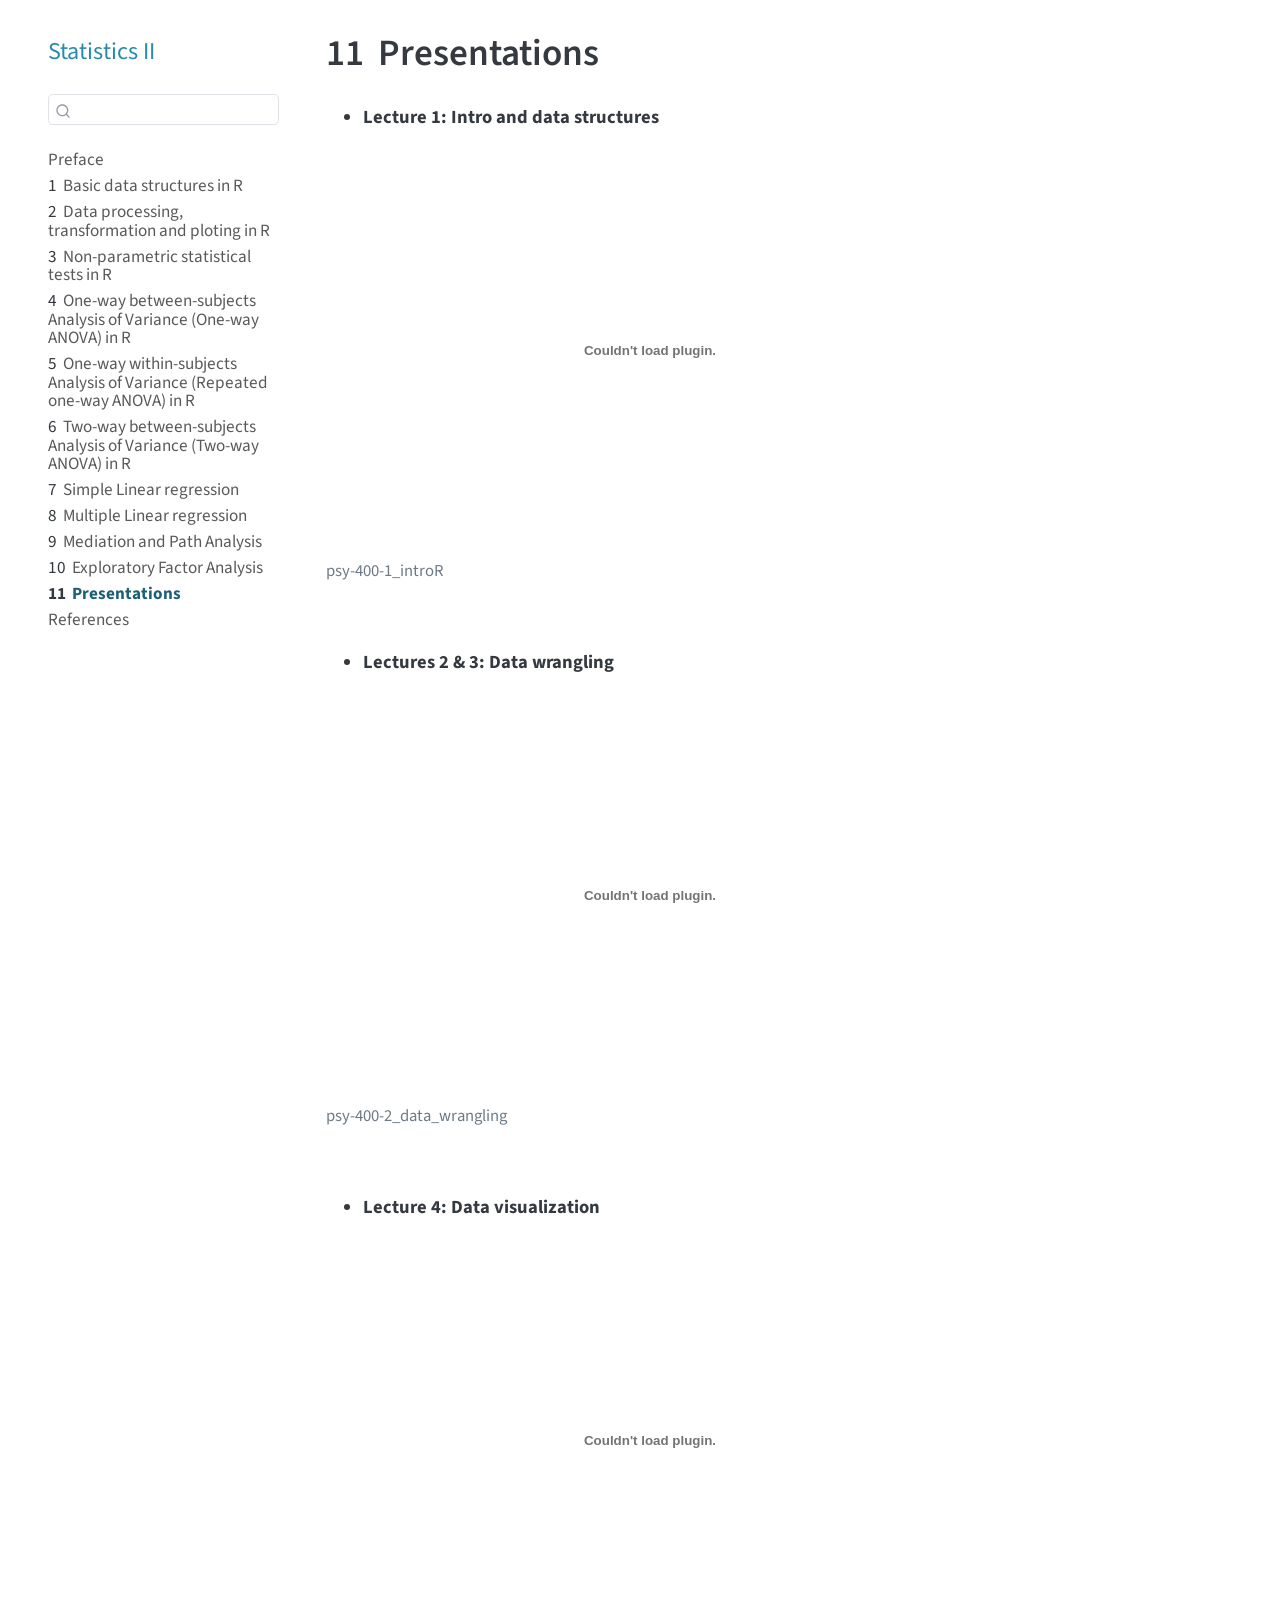
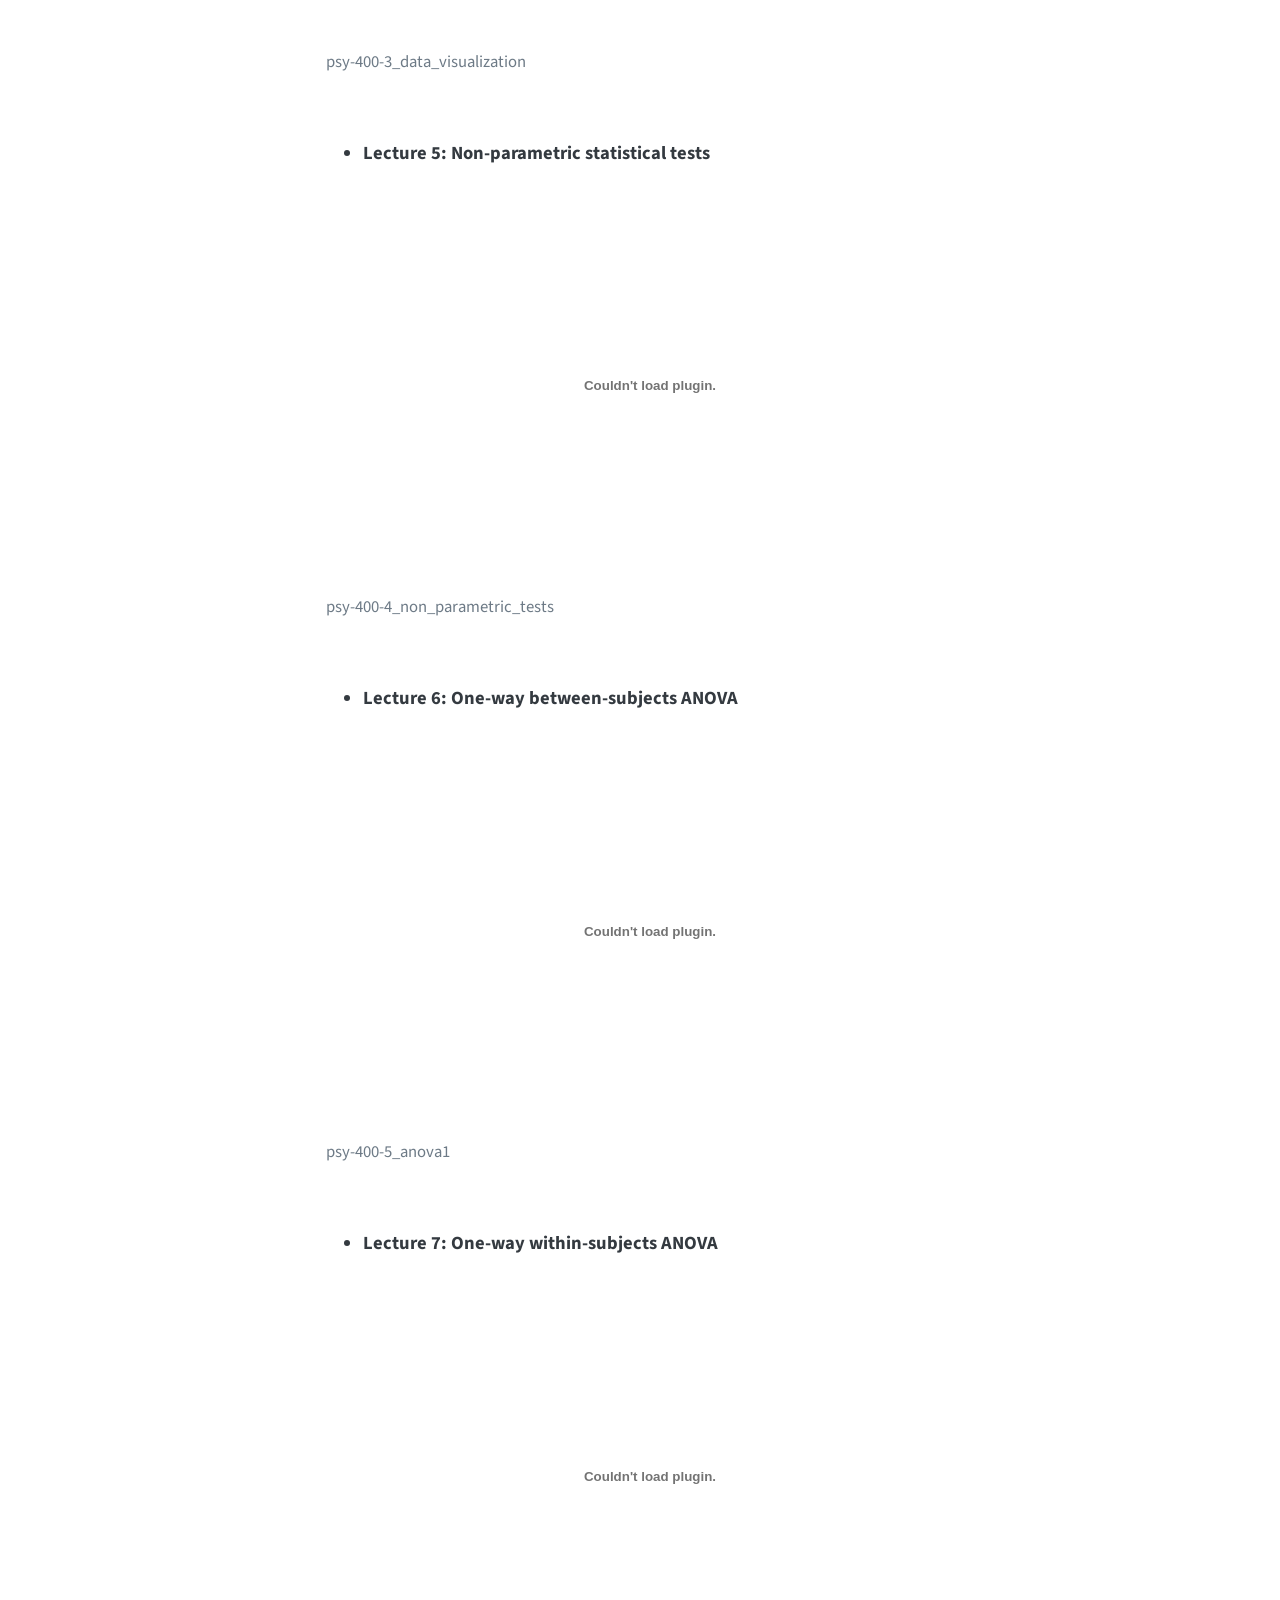
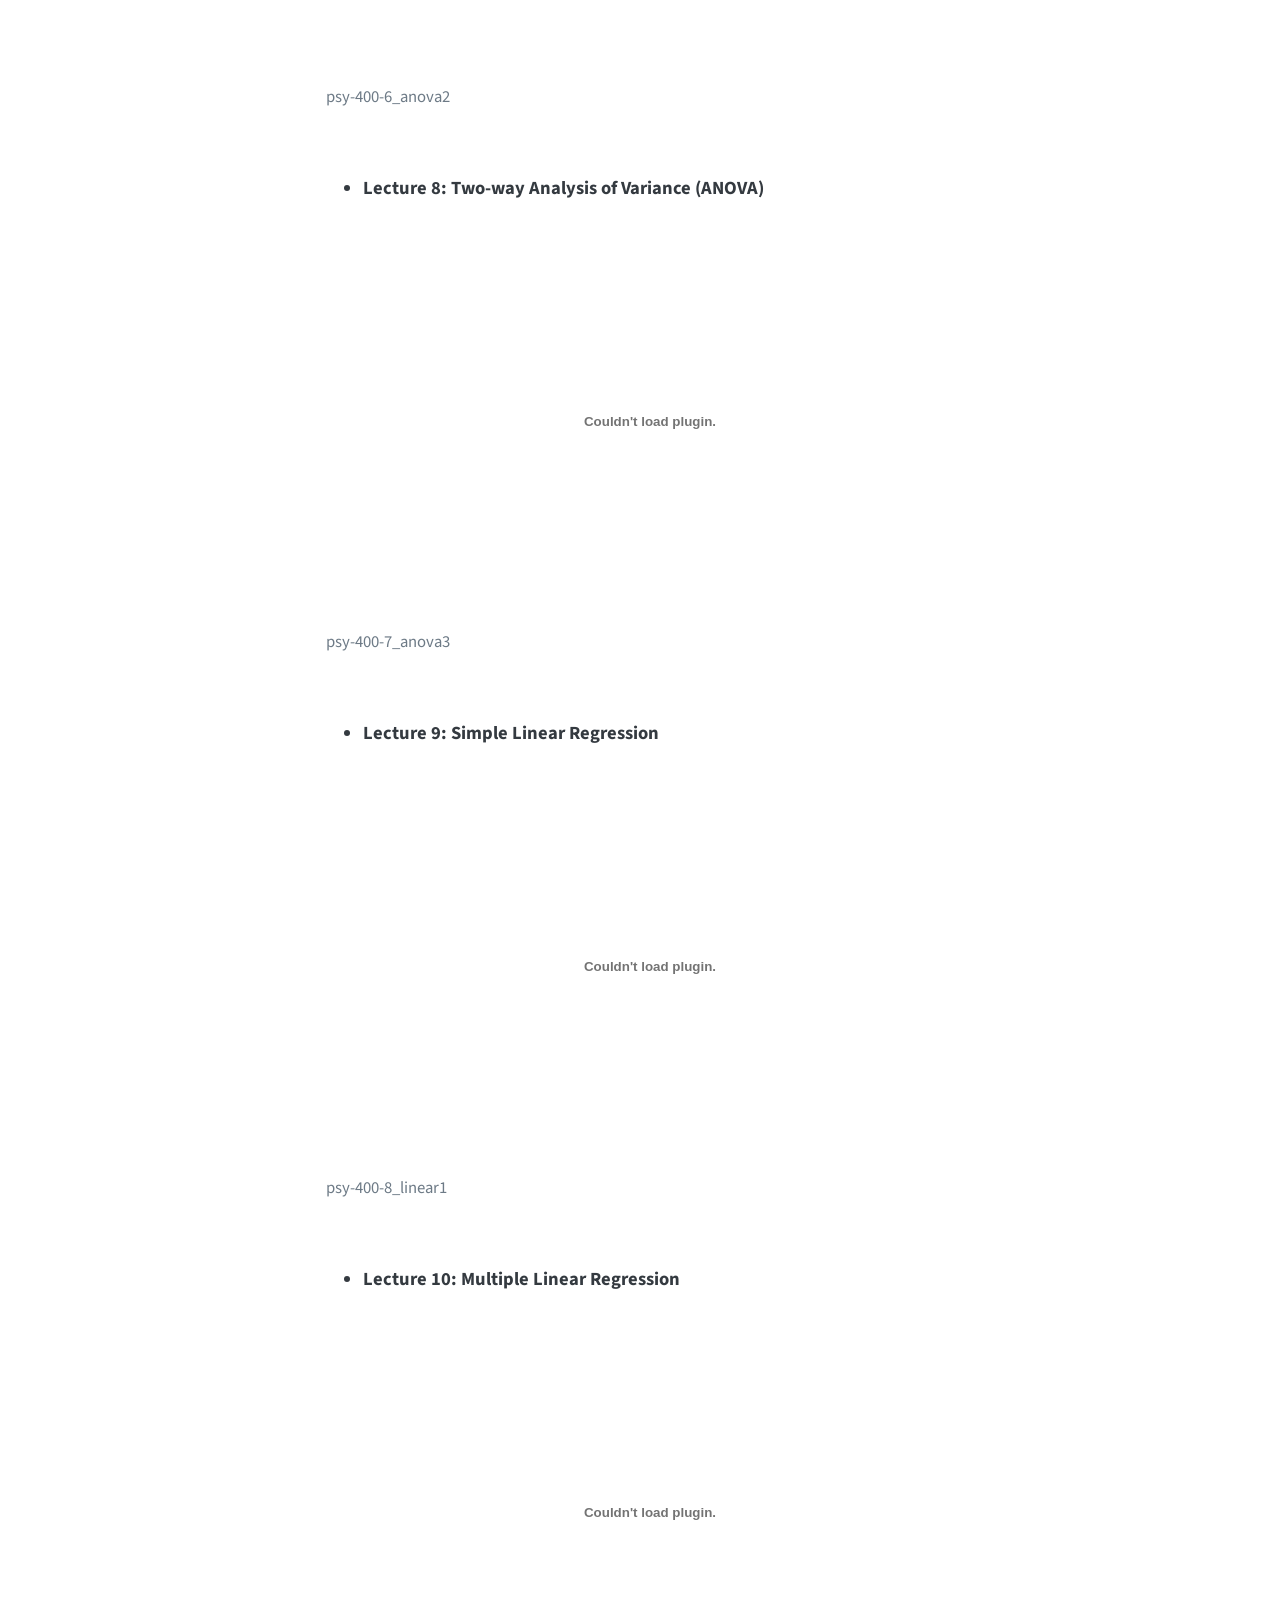
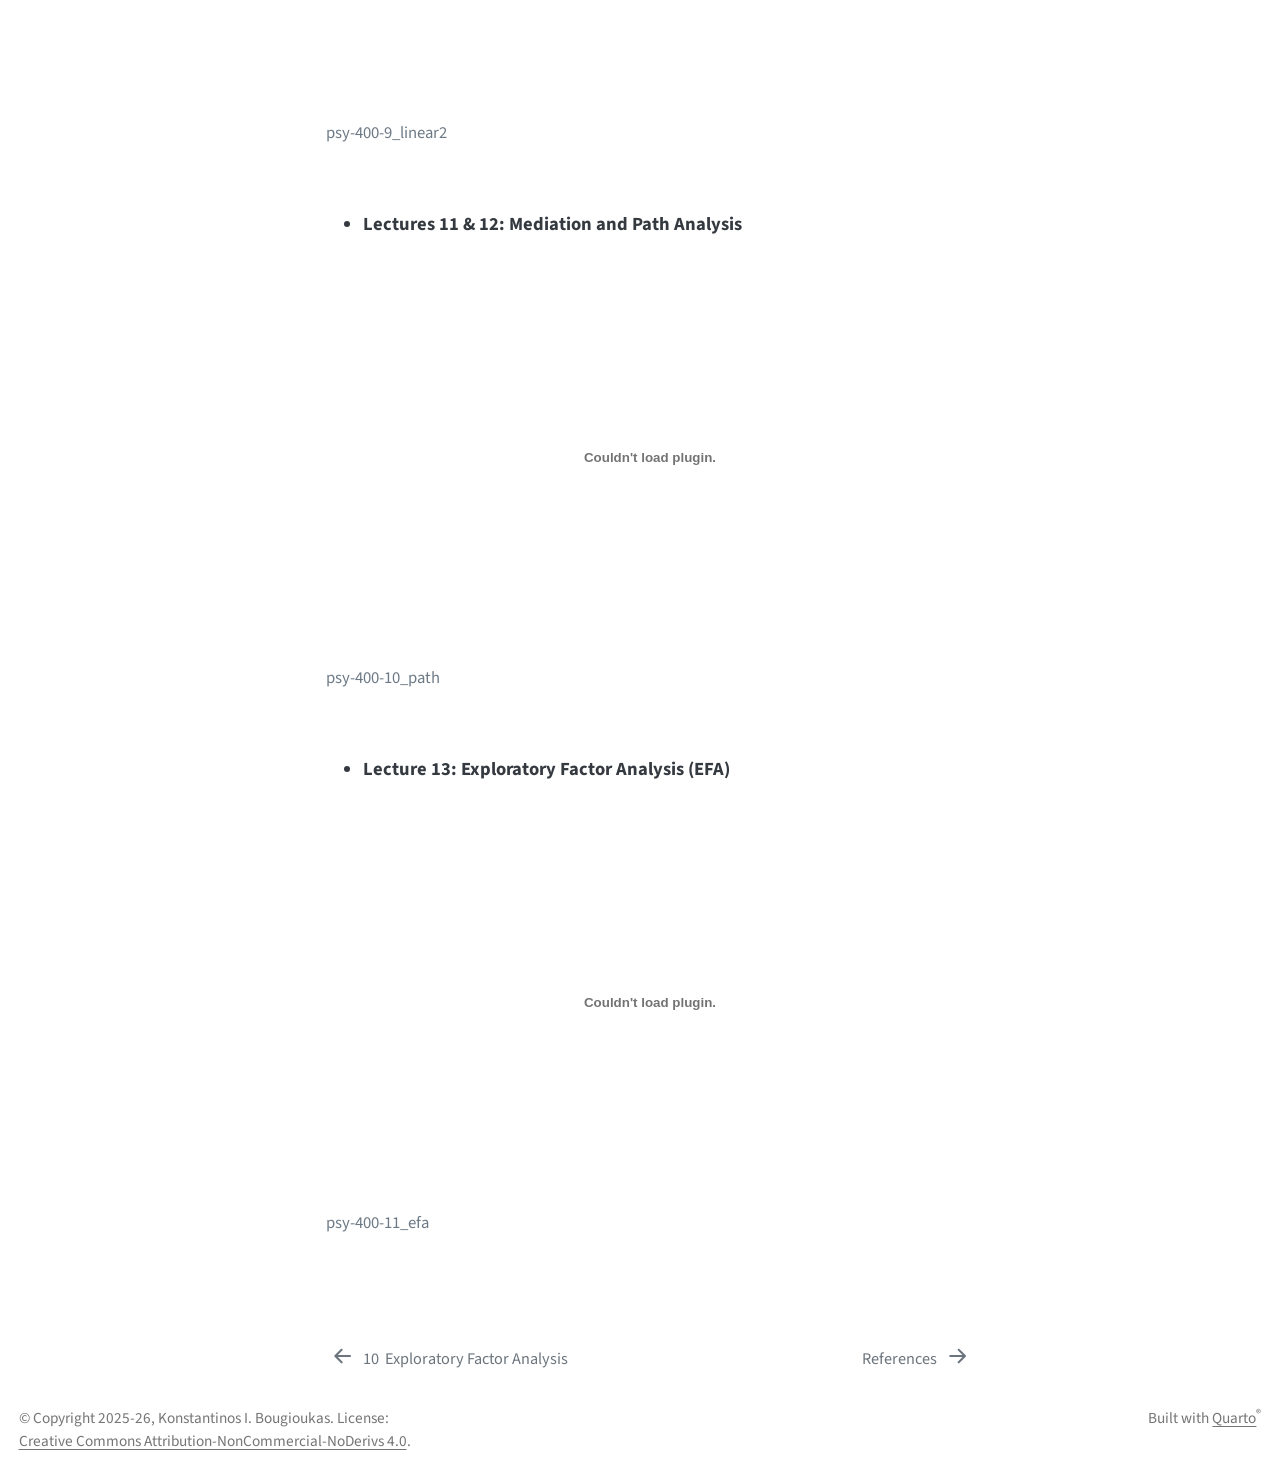
<file: _book/presentations.html>
<!DOCTYPE html>
<html xmlns="http://www.w3.org/1999/xhtml" lang="en" xml:lang="en"><head>

<meta charset="utf-8">
<meta name="generator" content="quarto-1.8.27">

<meta name="viewport" content="width=device-width, initial-scale=1.0, user-scalable=yes">


<title>11&nbsp; Presentations – Statistics II</title>
<style>
code{white-space: pre-wrap;}
span.smallcaps{font-variant: small-caps;}
div.columns{display: flex; gap: min(4vw, 1.5em);}
div.column{flex: auto; overflow-x: auto;}
div.hanging-indent{margin-left: 1.5em; text-indent: -1.5em;}
ul.task-list{list-style: none;}
ul.task-list li input[type="checkbox"] {
  width: 0.8em;
  margin: 0 0.8em 0.2em -1em; /* quarto-specific, see https://github.com/quarto-dev/quarto-cli/issues/4556 */ 
  vertical-align: middle;
}
</style>


<script src="site_libs/quarto-nav/quarto-nav.js"></script>
<script src="site_libs/quarto-nav/headroom.min.js"></script>
<script src="site_libs/clipboard/clipboard.min.js"></script>
<script src="site_libs/quarto-search/autocomplete.umd.js"></script>
<script src="site_libs/quarto-search/fuse.min.js"></script>
<script src="site_libs/quarto-search/quarto-search.js"></script>
<meta name="quarto:offset" content="./">
<link href="./references.html" rel="next">
<link href="./efa.html" rel="prev">
<link href="./images/cover.avif" rel="icon">
<script src="site_libs/quarto-html/quarto.js" type="module"></script>
<script src="site_libs/quarto-html/tabsets/tabsets.js" type="module"></script>
<script src="site_libs/quarto-html/axe/axe-check.js" type="module"></script>
<script src="site_libs/quarto-html/popper.min.js"></script>
<script src="site_libs/quarto-html/tippy.umd.min.js"></script>
<script src="site_libs/quarto-html/anchor.min.js"></script>
<link href="site_libs/quarto-html/tippy.css" rel="stylesheet">
<link href="site_libs/quarto-html/quarto-syntax-highlighting-ed96de9b727972fe78a7b5d16c58bf87.css" rel="stylesheet" id="quarto-text-highlighting-styles">
<script src="site_libs/bootstrap/bootstrap.min.js"></script>
<link href="site_libs/bootstrap/bootstrap-icons.css" rel="stylesheet">
<link href="site_libs/bootstrap/bootstrap-745db6197ef74dcdda39b41813071fb2.min.css" rel="stylesheet" append-hash="true" id="quarto-bootstrap" data-mode="light">
<script id="quarto-search-options" type="application/json">{
  "location": "sidebar",
  "copy-button": false,
  "collapse-after": 3,
  "panel-placement": "start",
  "type": "textbox",
  "limit": 50,
  "keyboard-shortcut": [
    "f",
    "/",
    "s"
  ],
  "show-item-context": false,
  "language": {
    "search-no-results-text": "No results",
    "search-matching-documents-text": "matching documents",
    "search-copy-link-title": "Copy link to search",
    "search-hide-matches-text": "Hide additional matches",
    "search-more-match-text": "more match in this document",
    "search-more-matches-text": "more matches in this document",
    "search-clear-button-title": "Clear",
    "search-text-placeholder": "",
    "search-detached-cancel-button-title": "Cancel",
    "search-submit-button-title": "Submit",
    "search-label": "Search"
  }
}</script>


</head>

<body class="nav-sidebar floating quarto-light">

<div id="quarto-search-results"></div>
  <header id="quarto-header" class="headroom fixed-top">
  <nav class="quarto-secondary-nav">
    <div class="container-fluid d-flex">
      <button type="button" class="quarto-btn-toggle btn" data-bs-toggle="collapse" role="button" data-bs-target=".quarto-sidebar-collapse-item" aria-controls="quarto-sidebar" aria-expanded="false" aria-label="Toggle sidebar navigation" onclick="if (window.quartoToggleHeadroom) { window.quartoToggleHeadroom(); }">
        <i class="bi bi-layout-text-sidebar-reverse"></i>
      </button>
        <nav class="quarto-page-breadcrumbs" aria-label="breadcrumb"><ol class="breadcrumb"><li class="breadcrumb-item"><a href="./presentations.html"><span class="chapter-number">11</span>&nbsp; <span class="chapter-title">Presentations</span></a></li></ol></nav>
        <a class="flex-grow-1" role="navigation" data-bs-toggle="collapse" data-bs-target=".quarto-sidebar-collapse-item" aria-controls="quarto-sidebar" aria-expanded="false" aria-label="Toggle sidebar navigation" onclick="if (window.quartoToggleHeadroom) { window.quartoToggleHeadroom(); }">      
        </a>
      <button type="button" class="btn quarto-search-button" aria-label="Search" onclick="window.quartoOpenSearch();">
        <i class="bi bi-search"></i>
      </button>
    </div>
  </nav>
</header>
<!-- content -->
<div id="quarto-content" class="quarto-container page-columns page-rows-contents page-layout-article">
<!-- sidebar -->
  <nav id="quarto-sidebar" class="sidebar collapse collapse-horizontal quarto-sidebar-collapse-item sidebar-navigation floating overflow-auto">
    <div class="pt-lg-2 mt-2 text-left sidebar-header">
    <div class="sidebar-title mb-0 py-0">
      <a href="./">Statistics II</a> 
    </div>
      </div>
        <div class="mt-2 flex-shrink-0 align-items-center">
        <div class="sidebar-search">
        <div id="quarto-search" class="" title="Search"></div>
        </div>
        </div>
    <div class="sidebar-menu-container"> 
    <ul class="list-unstyled mt-1">
        <li class="sidebar-item">
  <div class="sidebar-item-container"> 
  <a href="./index.html" class="sidebar-item-text sidebar-link">
 <span class="menu-text">Preface</span></a>
  </div>
</li>
        <li class="sidebar-item">
  <div class="sidebar-item-container"> 
  <a href="./intro.html" class="sidebar-item-text sidebar-link">
 <span class="menu-text"><span class="chapter-number">1</span>&nbsp; <span class="chapter-title">Basic data structures in R</span></span></a>
  </div>
</li>
        <li class="sidebar-item">
  <div class="sidebar-item-container"> 
  <a href="./process.html" class="sidebar-item-text sidebar-link">
 <span class="menu-text"><span class="chapter-number">2</span>&nbsp; <span class="chapter-title">Data processing, transformation and ploting in R</span></span></a>
  </div>
</li>
        <li class="sidebar-item">
  <div class="sidebar-item-container"> 
  <a href="./nonparametric.html" class="sidebar-item-text sidebar-link">
 <span class="menu-text"><span class="chapter-number">3</span>&nbsp; <span class="chapter-title">Non-parametric statistical tests in R</span></span></a>
  </div>
</li>
        <li class="sidebar-item">
  <div class="sidebar-item-container"> 
  <a href="./anovabetween.html" class="sidebar-item-text sidebar-link">
 <span class="menu-text"><span class="chapter-number">4</span>&nbsp; <span class="chapter-title">One-way between-subjects Analysis of Variance (One-way ANOVA) in R</span></span></a>
  </div>
</li>
        <li class="sidebar-item">
  <div class="sidebar-item-container"> 
  <a href="./anovawithin.html" class="sidebar-item-text sidebar-link">
 <span class="menu-text"><span class="chapter-number">5</span>&nbsp; <span class="chapter-title">One-way within-subjects Analysis of Variance (Repeated one-way ANOVA) in R</span></span></a>
  </div>
</li>
        <li class="sidebar-item">
  <div class="sidebar-item-container"> 
  <a href="./anova2factor.html" class="sidebar-item-text sidebar-link">
 <span class="menu-text"><span class="chapter-number">6</span>&nbsp; <span class="chapter-title">Two-way between-subjects Analysis of Variance (Two-way ANOVA) in R</span></span></a>
  </div>
</li>
        <li class="sidebar-item">
  <div class="sidebar-item-container"> 
  <a href="./simplelinear.html" class="sidebar-item-text sidebar-link">
 <span class="menu-text"><span class="chapter-number">7</span>&nbsp; <span class="chapter-title">Simple Linear regression</span></span></a>
  </div>
</li>
        <li class="sidebar-item">
  <div class="sidebar-item-container"> 
  <a href="./multiplelinear.html" class="sidebar-item-text sidebar-link">
 <span class="menu-text"><span class="chapter-number">8</span>&nbsp; <span class="chapter-title">Multiple Linear regression</span></span></a>
  </div>
</li>
        <li class="sidebar-item">
  <div class="sidebar-item-container"> 
  <a href="./path.html" class="sidebar-item-text sidebar-link">
 <span class="menu-text"><span class="chapter-number">9</span>&nbsp; <span class="chapter-title">Mediation and Path Analysis</span></span></a>
  </div>
</li>
        <li class="sidebar-item">
  <div class="sidebar-item-container"> 
  <a href="./efa.html" class="sidebar-item-text sidebar-link">
 <span class="menu-text"><span class="chapter-number">10</span>&nbsp; <span class="chapter-title">Exploratory Factor Analysis</span></span></a>
  </div>
</li>
        <li class="sidebar-item">
  <div class="sidebar-item-container"> 
  <a href="./presentations.html" class="sidebar-item-text sidebar-link active">
 <span class="menu-text"><span class="chapter-number">11</span>&nbsp; <span class="chapter-title">Presentations</span></span></a>
  </div>
</li>
        <li class="sidebar-item">
  <div class="sidebar-item-container"> 
  <a href="./references.html" class="sidebar-item-text sidebar-link">
 <span class="menu-text">References</span></a>
  </div>
</li>
    </ul>
    </div>
</nav>
<div id="quarto-sidebar-glass" class="quarto-sidebar-collapse-item" data-bs-toggle="collapse" data-bs-target=".quarto-sidebar-collapse-item"></div>
<!-- margin-sidebar -->
    <div id="quarto-margin-sidebar" class="sidebar margin-sidebar zindex-bottom">
        
    </div>
<!-- main -->
<main class="content" id="quarto-document-content">

<header id="title-block-header" class="quarto-title-block default">
<div class="quarto-title">
<h1 class="title"><span class="chapter-number">11</span>&nbsp; <span class="chapter-title">Presentations</span></h1>
</div>



<div class="quarto-title-meta">

    
  
    
  </div>
  


</header>


<ul>
<li><strong>Lecture 1: Intro and data structures</strong></li>
</ul>
<div class="quarto-figure quarto-figure-center">
<figure class="figure">
<p><embed src="presentations/psy-400-1_introR.pdf" style="width:60.0%" height="400"></p>
<figcaption>psy-400-1_introR</figcaption>
</figure>
</div>
<p>&nbsp; &nbsp; &nbsp;</p>
<ul>
<li><strong>Lectures 2 &amp; 3: Data wrangling</strong></li>
</ul>
<div class="quarto-figure quarto-figure-center">
<figure class="figure">
<p><embed src="presentations/psy-400-2_data_wrangling.pdf" style="width:60.0%" height="400"></p>
<figcaption>psy-400-2_data_wrangling</figcaption>
</figure>
</div>
<p>&nbsp; &nbsp; &nbsp;</p>
<ul>
<li><strong>Lecture 4: Data visualization</strong></li>
</ul>
<div class="quarto-figure quarto-figure-center">
<figure class="figure">
<p><embed src="presentations/psy-400-3_data_visualization.pdf" style="width:60.0%" height="400"></p>
<figcaption>psy-400-3_data_visualization</figcaption>
</figure>
</div>
<p>&nbsp; &nbsp; &nbsp;</p>
<ul>
<li><strong>Lecture 5: Non-parametric statistical tests</strong></li>
</ul>
<div class="quarto-figure quarto-figure-center">
<figure class="figure">
<p><embed src="presentations/psy-400-4_non_parametric_tests.pdf" style="width:60.0%" height="400"></p>
<figcaption>psy-400-4_non_parametric_tests</figcaption>
</figure>
</div>
<p>&nbsp; &nbsp; &nbsp;</p>
<ul>
<li><strong>Lecture 6: One-way between-subjects ANOVA</strong></li>
</ul>
<div class="quarto-figure quarto-figure-center">
<figure class="figure">
<p><embed src="presentations/psy-400-5_anova1.pdf" style="width:60.0%" height="400"></p>
<figcaption>psy-400-5_anova1</figcaption>
</figure>
</div>
<p>&nbsp; &nbsp; &nbsp;</p>
<ul>
<li><strong>Lecture 7: One-way within-subjects ANOVA</strong></li>
</ul>
<div class="quarto-figure quarto-figure-center">
<figure class="figure">
<p><embed src="presentations/psy-400-6_anova2.pdf" style="width:60.0%" height="400"></p>
<figcaption>psy-400-6_anova2</figcaption>
</figure>
</div>
<p>&nbsp; &nbsp; &nbsp;</p>
<ul>
<li><strong>Lecture 8: Two-way Analysis of Variance (ANOVA)</strong></li>
</ul>
<div class="quarto-figure quarto-figure-center">
<figure class="figure">
<p><embed src="presentations/psy-400-7_anova3.pdf" style="width:60.0%" height="400"></p>
<figcaption>psy-400-7_anova3</figcaption>
</figure>
</div>
<p>&nbsp; &nbsp; &nbsp;</p>
<ul>
<li><strong>Lecture 9: Simple Linear Regression</strong></li>
</ul>
<div class="quarto-figure quarto-figure-center">
<figure class="figure">
<p><embed src="presentations/psy-400-8_linear1.pdf" style="width:60.0%" height="400"></p>
<figcaption>psy-400-8_linear1</figcaption>
</figure>
</div>
<p>&nbsp; &nbsp; &nbsp;</p>
<ul>
<li><strong>Lecture 10: Multiple Linear Regression</strong></li>
</ul>
<div class="quarto-figure quarto-figure-center">
<figure class="figure">
<p><embed src="presentations/psy-400-9_linear2.pdf" style="width:60.0%" height="400"></p>
<figcaption>psy-400-9_linear2</figcaption>
</figure>
</div>
<p>&nbsp; &nbsp; &nbsp;</p>
<ul>
<li><strong>Lectures 11 &amp; 12: Mediation and Path Analysis</strong></li>
</ul>
<div class="quarto-figure quarto-figure-center">
<figure class="figure">
<p><embed src="presentations/psy-400-10_path.pdf" style="width:60.0%" height="400"></p>
<figcaption>psy-400-10_path</figcaption>
</figure>
</div>
<p>&nbsp; &nbsp; &nbsp;</p>
<ul>
<li><strong>Lecture 13: Exploratory Factor Analysis (EFA)</strong></li>
</ul>
<div class="quarto-figure quarto-figure-center">
<figure class="figure">
<p><embed src="presentations/psy-400-11_efa.pdf" style="width:60.0%" height="400"></p>
<figcaption>psy-400-11_efa</figcaption>
</figure>
</div>
<p>&nbsp; &nbsp; &nbsp;</p>



</main> <!-- /main -->
<script id="quarto-html-after-body" type="application/javascript">
  window.document.addEventListener("DOMContentLoaded", function (event) {
    const icon = "";
    const anchorJS = new window.AnchorJS();
    anchorJS.options = {
      placement: 'right',
      icon: icon
    };
    anchorJS.add('.anchored');
    const isCodeAnnotation = (el) => {
      for (const clz of el.classList) {
        if (clz.startsWith('code-annotation-')) {                     
          return true;
        }
      }
      return false;
    }
    const onCopySuccess = function(e) {
      // button target
      const button = e.trigger;
      // don't keep focus
      button.blur();
      // flash "checked"
      button.classList.add('code-copy-button-checked');
      var currentTitle = button.getAttribute("title");
      button.setAttribute("title", "Copied!");
      let tooltip;
      if (window.bootstrap) {
        button.setAttribute("data-bs-toggle", "tooltip");
        button.setAttribute("data-bs-placement", "left");
        button.setAttribute("data-bs-title", "Copied!");
        tooltip = new bootstrap.Tooltip(button, 
          { trigger: "manual", 
            customClass: "code-copy-button-tooltip",
            offset: [0, -8]});
        tooltip.show();    
      }
      setTimeout(function() {
        if (tooltip) {
          tooltip.hide();
          button.removeAttribute("data-bs-title");
          button.removeAttribute("data-bs-toggle");
          button.removeAttribute("data-bs-placement");
        }
        button.setAttribute("title", currentTitle);
        button.classList.remove('code-copy-button-checked');
      }, 1000);
      // clear code selection
      e.clearSelection();
    }
    const getTextToCopy = function(trigger) {
      const outerScaffold = trigger.parentElement.cloneNode(true);
      const codeEl = outerScaffold.querySelector('code');
      for (const childEl of codeEl.children) {
        if (isCodeAnnotation(childEl)) {
          childEl.remove();
        }
      }
      return codeEl.innerText;
    }
    const clipboard = new window.ClipboardJS('.code-copy-button:not([data-in-quarto-modal])', {
      text: getTextToCopy
    });
    clipboard.on('success', onCopySuccess);
    if (window.document.getElementById('quarto-embedded-source-code-modal')) {
      const clipboardModal = new window.ClipboardJS('.code-copy-button[data-in-quarto-modal]', {
        text: getTextToCopy,
        container: window.document.getElementById('quarto-embedded-source-code-modal')
      });
      clipboardModal.on('success', onCopySuccess);
    }
      var localhostRegex = new RegExp(/^(?:http|https):\/\/localhost\:?[0-9]*\//);
      var mailtoRegex = new RegExp(/^mailto:/);
        var filterRegex = new RegExp('/' + window.location.host + '/');
      var isInternal = (href) => {
          return filterRegex.test(href) || localhostRegex.test(href) || mailtoRegex.test(href);
      }
      // Inspect non-navigation links and adorn them if external
     var links = window.document.querySelectorAll('a[href]:not(.nav-link):not(.navbar-brand):not(.toc-action):not(.sidebar-link):not(.sidebar-item-toggle):not(.pagination-link):not(.no-external):not([aria-hidden]):not(.dropdown-item):not(.quarto-navigation-tool):not(.about-link)');
      for (var i=0; i<links.length; i++) {
        const link = links[i];
        if (!isInternal(link.href)) {
          // undo the damage that might have been done by quarto-nav.js in the case of
          // links that we want to consider external
          if (link.dataset.originalHref !== undefined) {
            link.href = link.dataset.originalHref;
          }
            // target, if specified
            link.setAttribute("target", "_blank");
            if (link.getAttribute("rel") === null) {
              link.setAttribute("rel", "noopener");
            }
        }
      }
    function tippyHover(el, contentFn, onTriggerFn, onUntriggerFn) {
      const config = {
        allowHTML: true,
        maxWidth: 500,
        delay: 100,
        arrow: false,
        appendTo: function(el) {
            return el.parentElement;
        },
        interactive: true,
        interactiveBorder: 10,
        theme: 'quarto',
        placement: 'bottom-start',
      };
      if (contentFn) {
        config.content = contentFn;
      }
      if (onTriggerFn) {
        config.onTrigger = onTriggerFn;
      }
      if (onUntriggerFn) {
        config.onUntrigger = onUntriggerFn;
      }
      window.tippy(el, config); 
    }
    const noterefs = window.document.querySelectorAll('a[role="doc-noteref"]');
    for (var i=0; i<noterefs.length; i++) {
      const ref = noterefs[i];
      tippyHover(ref, function() {
        // use id or data attribute instead here
        let href = ref.getAttribute('data-footnote-href') || ref.getAttribute('href');
        try { href = new URL(href).hash; } catch {}
        const id = href.replace(/^#\/?/, "");
        const note = window.document.getElementById(id);
        if (note) {
          return note.innerHTML;
        } else {
          return "";
        }
      });
    }
    const xrefs = window.document.querySelectorAll('a.quarto-xref');
    const processXRef = (id, note) => {
      // Strip column container classes
      const stripColumnClz = (el) => {
        el.classList.remove("page-full", "page-columns");
        if (el.children) {
          for (const child of el.children) {
            stripColumnClz(child);
          }
        }
      }
      stripColumnClz(note)
      if (id === null || id.startsWith('sec-')) {
        // Special case sections, only their first couple elements
        const container = document.createElement("div");
        if (note.children && note.children.length > 2) {
          container.appendChild(note.children[0].cloneNode(true));
          for (let i = 1; i < note.children.length; i++) {
            const child = note.children[i];
            if (child.tagName === "P" && child.innerText === "") {
              continue;
            } else {
              container.appendChild(child.cloneNode(true));
              break;
            }
          }
          if (window.Quarto?.typesetMath) {
            window.Quarto.typesetMath(container);
          }
          return container.innerHTML
        } else {
          if (window.Quarto?.typesetMath) {
            window.Quarto.typesetMath(note);
          }
          return note.innerHTML;
        }
      } else {
        // Remove any anchor links if they are present
        const anchorLink = note.querySelector('a.anchorjs-link');
        if (anchorLink) {
          anchorLink.remove();
        }
        if (window.Quarto?.typesetMath) {
          window.Quarto.typesetMath(note);
        }
        if (note.classList.contains("callout")) {
          return note.outerHTML;
        } else {
          return note.innerHTML;
        }
      }
    }
    for (var i=0; i<xrefs.length; i++) {
      const xref = xrefs[i];
      tippyHover(xref, undefined, function(instance) {
        instance.disable();
        let url = xref.getAttribute('href');
        let hash = undefined; 
        if (url.startsWith('#')) {
          hash = url;
        } else {
          try { hash = new URL(url).hash; } catch {}
        }
        if (hash) {
          const id = hash.replace(/^#\/?/, "");
          const note = window.document.getElementById(id);
          if (note !== null) {
            try {
              const html = processXRef(id, note.cloneNode(true));
              instance.setContent(html);
            } finally {
              instance.enable();
              instance.show();
            }
          } else {
            // See if we can fetch this
            fetch(url.split('#')[0])
            .then(res => res.text())
            .then(html => {
              const parser = new DOMParser();
              const htmlDoc = parser.parseFromString(html, "text/html");
              const note = htmlDoc.getElementById(id);
              if (note !== null) {
                const html = processXRef(id, note);
                instance.setContent(html);
              } 
            }).finally(() => {
              instance.enable();
              instance.show();
            });
          }
        } else {
          // See if we can fetch a full url (with no hash to target)
          // This is a special case and we should probably do some content thinning / targeting
          fetch(url)
          .then(res => res.text())
          .then(html => {
            const parser = new DOMParser();
            const htmlDoc = parser.parseFromString(html, "text/html");
            const note = htmlDoc.querySelector('main.content');
            if (note !== null) {
              // This should only happen for chapter cross references
              // (since there is no id in the URL)
              // remove the first header
              if (note.children.length > 0 && note.children[0].tagName === "HEADER") {
                note.children[0].remove();
              }
              const html = processXRef(null, note);
              instance.setContent(html);
            } 
          }).finally(() => {
            instance.enable();
            instance.show();
          });
        }
      }, function(instance) {
      });
    }
        let selectedAnnoteEl;
        const selectorForAnnotation = ( cell, annotation) => {
          let cellAttr = 'data-code-cell="' + cell + '"';
          let lineAttr = 'data-code-annotation="' +  annotation + '"';
          const selector = 'span[' + cellAttr + '][' + lineAttr + ']';
          return selector;
        }
        const selectCodeLines = (annoteEl) => {
          const doc = window.document;
          const targetCell = annoteEl.getAttribute("data-target-cell");
          const targetAnnotation = annoteEl.getAttribute("data-target-annotation");
          const annoteSpan = window.document.querySelector(selectorForAnnotation(targetCell, targetAnnotation));
          const lines = annoteSpan.getAttribute("data-code-lines").split(",");
          const lineIds = lines.map((line) => {
            return targetCell + "-" + line;
          })
          let top = null;
          let height = null;
          let parent = null;
          if (lineIds.length > 0) {
              //compute the position of the single el (top and bottom and make a div)
              const el = window.document.getElementById(lineIds[0]);
              top = el.offsetTop;
              height = el.offsetHeight;
              parent = el.parentElement.parentElement;
            if (lineIds.length > 1) {
              const lastEl = window.document.getElementById(lineIds[lineIds.length - 1]);
              const bottom = lastEl.offsetTop + lastEl.offsetHeight;
              height = bottom - top;
            }
            if (top !== null && height !== null && parent !== null) {
              // cook up a div (if necessary) and position it 
              let div = window.document.getElementById("code-annotation-line-highlight");
              if (div === null) {
                div = window.document.createElement("div");
                div.setAttribute("id", "code-annotation-line-highlight");
                div.style.position = 'absolute';
                parent.appendChild(div);
              }
              div.style.top = top - 2 + "px";
              div.style.height = height + 4 + "px";
              div.style.left = 0;
              let gutterDiv = window.document.getElementById("code-annotation-line-highlight-gutter");
              if (gutterDiv === null) {
                gutterDiv = window.document.createElement("div");
                gutterDiv.setAttribute("id", "code-annotation-line-highlight-gutter");
                gutterDiv.style.position = 'absolute';
                const codeCell = window.document.getElementById(targetCell);
                const gutter = codeCell.querySelector('.code-annotation-gutter');
                gutter.appendChild(gutterDiv);
              }
              gutterDiv.style.top = top - 2 + "px";
              gutterDiv.style.height = height + 4 + "px";
            }
            selectedAnnoteEl = annoteEl;
          }
        };
        const unselectCodeLines = () => {
          const elementsIds = ["code-annotation-line-highlight", "code-annotation-line-highlight-gutter"];
          elementsIds.forEach((elId) => {
            const div = window.document.getElementById(elId);
            if (div) {
              div.remove();
            }
          });
          selectedAnnoteEl = undefined;
        };
          // Handle positioning of the toggle
      window.addEventListener(
        "resize",
        throttle(() => {
          elRect = undefined;
          if (selectedAnnoteEl) {
            selectCodeLines(selectedAnnoteEl);
          }
        }, 10)
      );
      function throttle(fn, ms) {
      let throttle = false;
      let timer;
        return (...args) => {
          if(!throttle) { // first call gets through
              fn.apply(this, args);
              throttle = true;
          } else { // all the others get throttled
              if(timer) clearTimeout(timer); // cancel #2
              timer = setTimeout(() => {
                fn.apply(this, args);
                timer = throttle = false;
              }, ms);
          }
        };
      }
        // Attach click handler to the DT
        const annoteDls = window.document.querySelectorAll('dt[data-target-cell]');
        for (const annoteDlNode of annoteDls) {
          annoteDlNode.addEventListener('click', (event) => {
            const clickedEl = event.target;
            if (clickedEl !== selectedAnnoteEl) {
              unselectCodeLines();
              const activeEl = window.document.querySelector('dt[data-target-cell].code-annotation-active');
              if (activeEl) {
                activeEl.classList.remove('code-annotation-active');
              }
              selectCodeLines(clickedEl);
              clickedEl.classList.add('code-annotation-active');
            } else {
              // Unselect the line
              unselectCodeLines();
              clickedEl.classList.remove('code-annotation-active');
            }
          });
        }
    const findCites = (el) => {
      const parentEl = el.parentElement;
      if (parentEl) {
        const cites = parentEl.dataset.cites;
        if (cites) {
          return {
            el,
            cites: cites.split(' ')
          };
        } else {
          return findCites(el.parentElement)
        }
      } else {
        return undefined;
      }
    };
    var bibliorefs = window.document.querySelectorAll('a[role="doc-biblioref"]');
    for (var i=0; i<bibliorefs.length; i++) {
      const ref = bibliorefs[i];
      const citeInfo = findCites(ref);
      if (citeInfo) {
        tippyHover(citeInfo.el, function() {
          var popup = window.document.createElement('div');
          citeInfo.cites.forEach(function(cite) {
            var citeDiv = window.document.createElement('div');
            citeDiv.classList.add('hanging-indent');
            citeDiv.classList.add('csl-entry');
            var biblioDiv = window.document.getElementById('ref-' + cite);
            if (biblioDiv) {
              citeDiv.innerHTML = biblioDiv.innerHTML;
            }
            popup.appendChild(citeDiv);
          });
          return popup.innerHTML;
        });
      }
    }
  });
  </script>
<nav class="page-navigation">
  <div class="nav-page nav-page-previous">
      <a href="./efa.html" class="pagination-link" aria-label="Exploratory Factor Analysis">
        <i class="bi bi-arrow-left-short"></i> <span class="nav-page-text"><span class="chapter-number">10</span>&nbsp; <span class="chapter-title">Exploratory Factor Analysis</span></span>
      </a>          
  </div>
  <div class="nav-page nav-page-next">
      <a href="./references.html" class="pagination-link" aria-label="References">
        <span class="nav-page-text">References</span> <i class="bi bi-arrow-right-short"></i>
      </a>
  </div>
</nav>
</div> <!-- /content -->
<footer class="footer">
  <div class="nav-footer">
    <div class="nav-footer-left">
<p>© Copyright 2025-26, Konstantinos I. Bougioukas. License: <a href="https://creativecommons.org/licenses/by-nc-nd/4.0/">Creative Commons Attribution-NonCommercial-NoDerivs 4.0</a>.</p>
</div>   
    <div class="nav-footer-center">
      &nbsp;
    </div>
    <div class="nav-footer-right">
<p>Built with <a href="https://quarto.org/">Quarto</a><sup>®</sup></p>
</div>
  </div>
</footer>




</body></html>
</file>
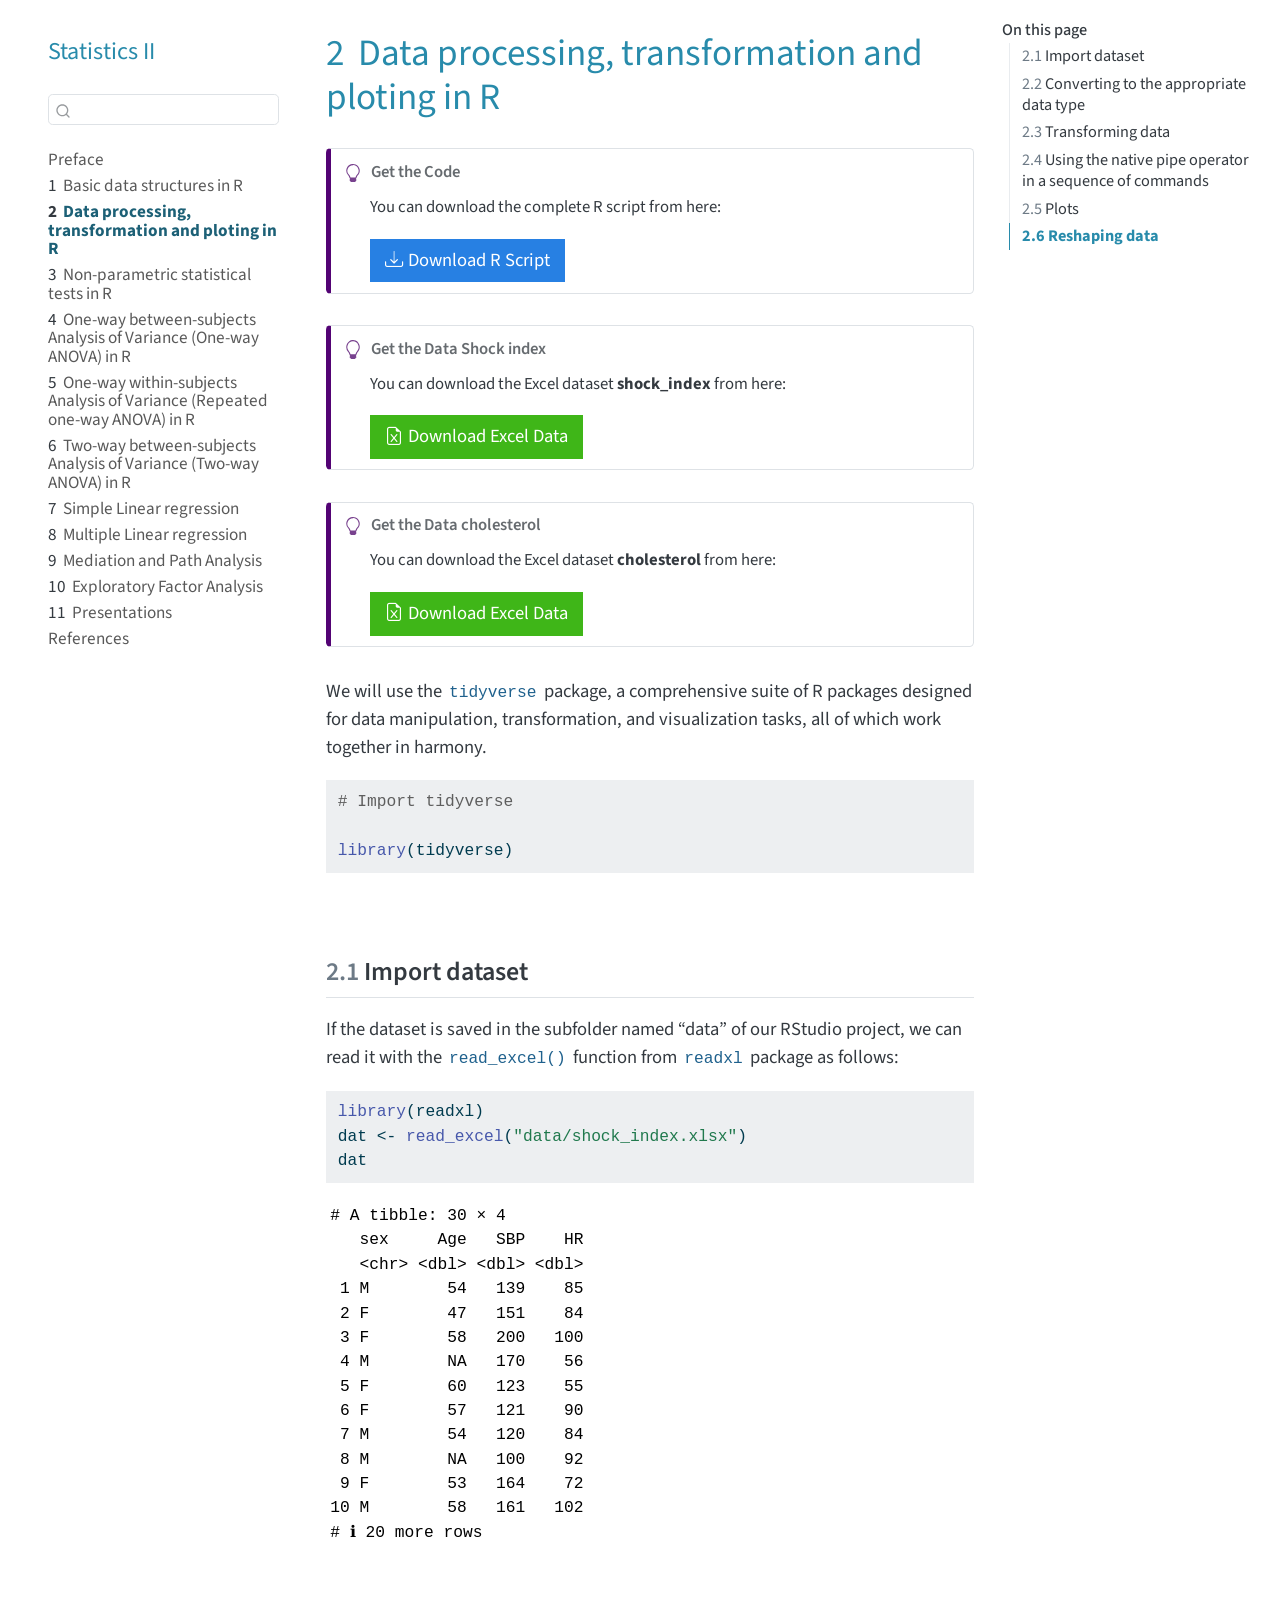
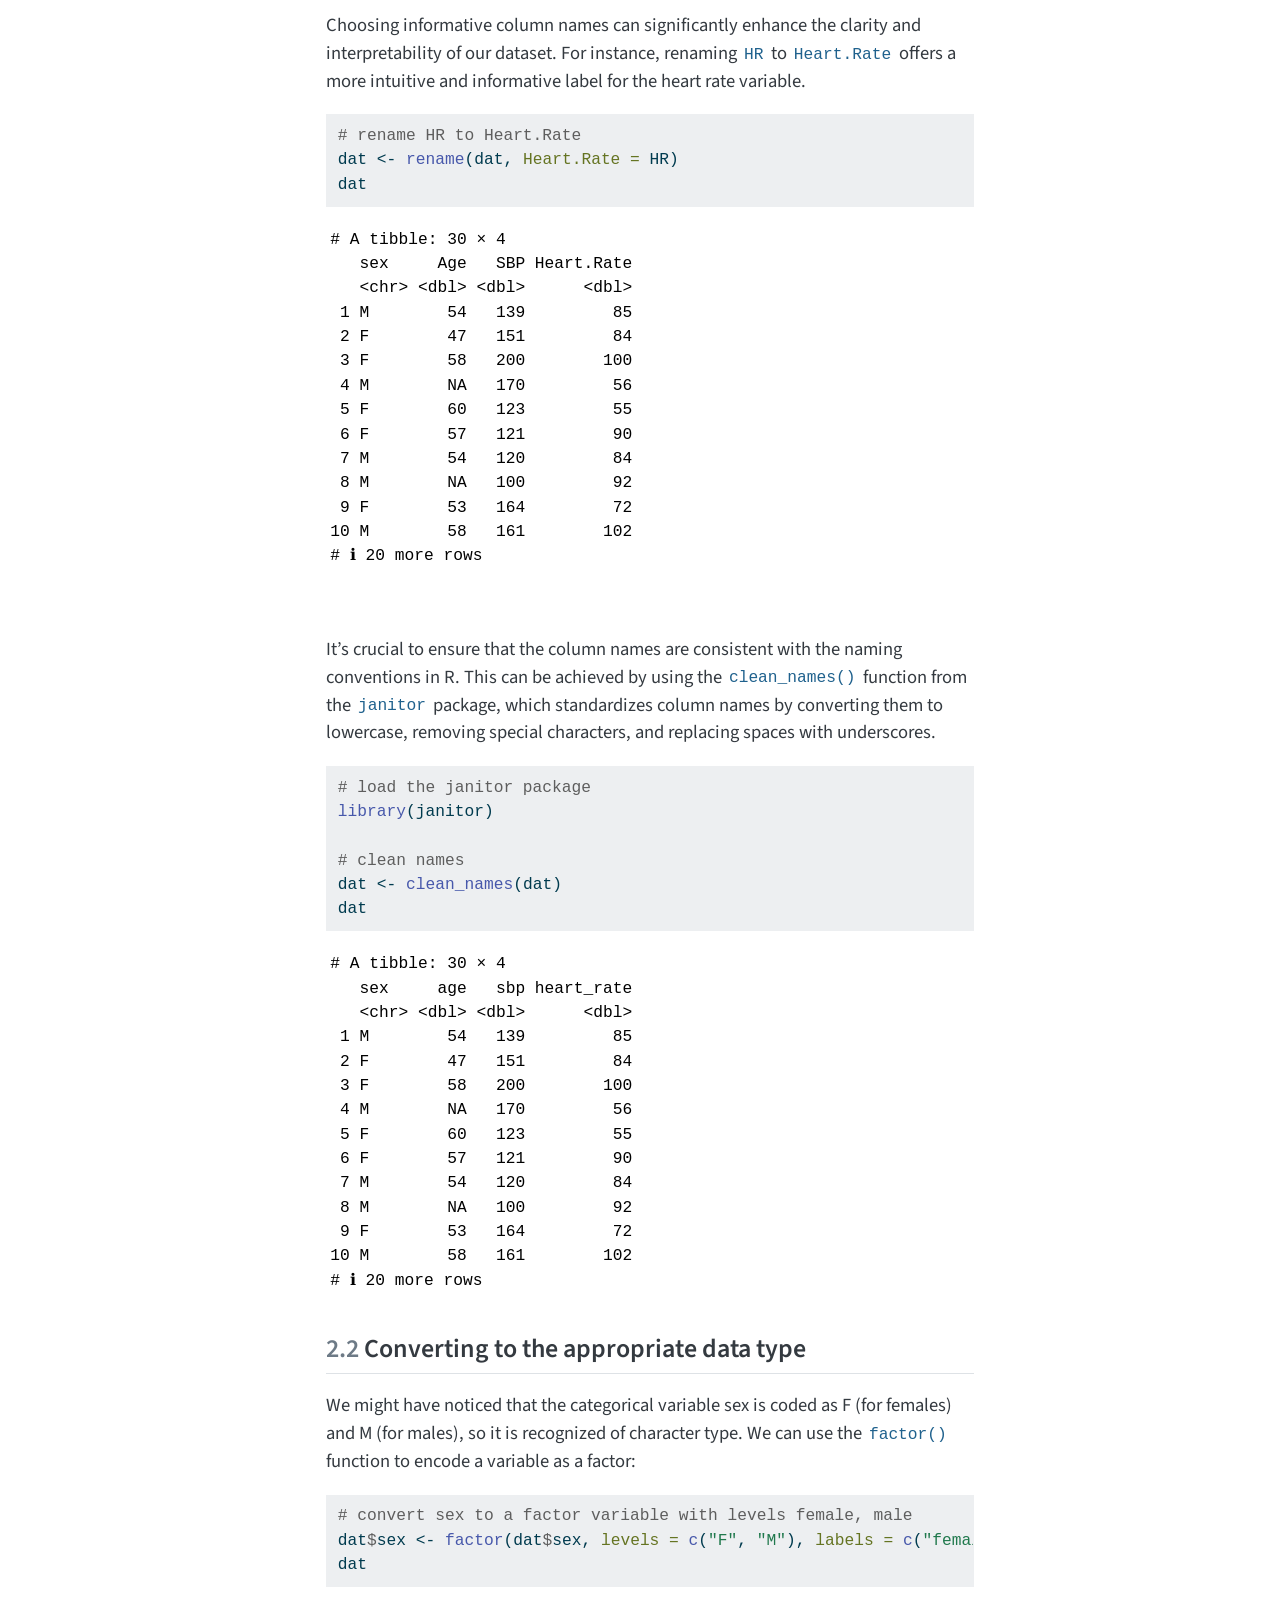
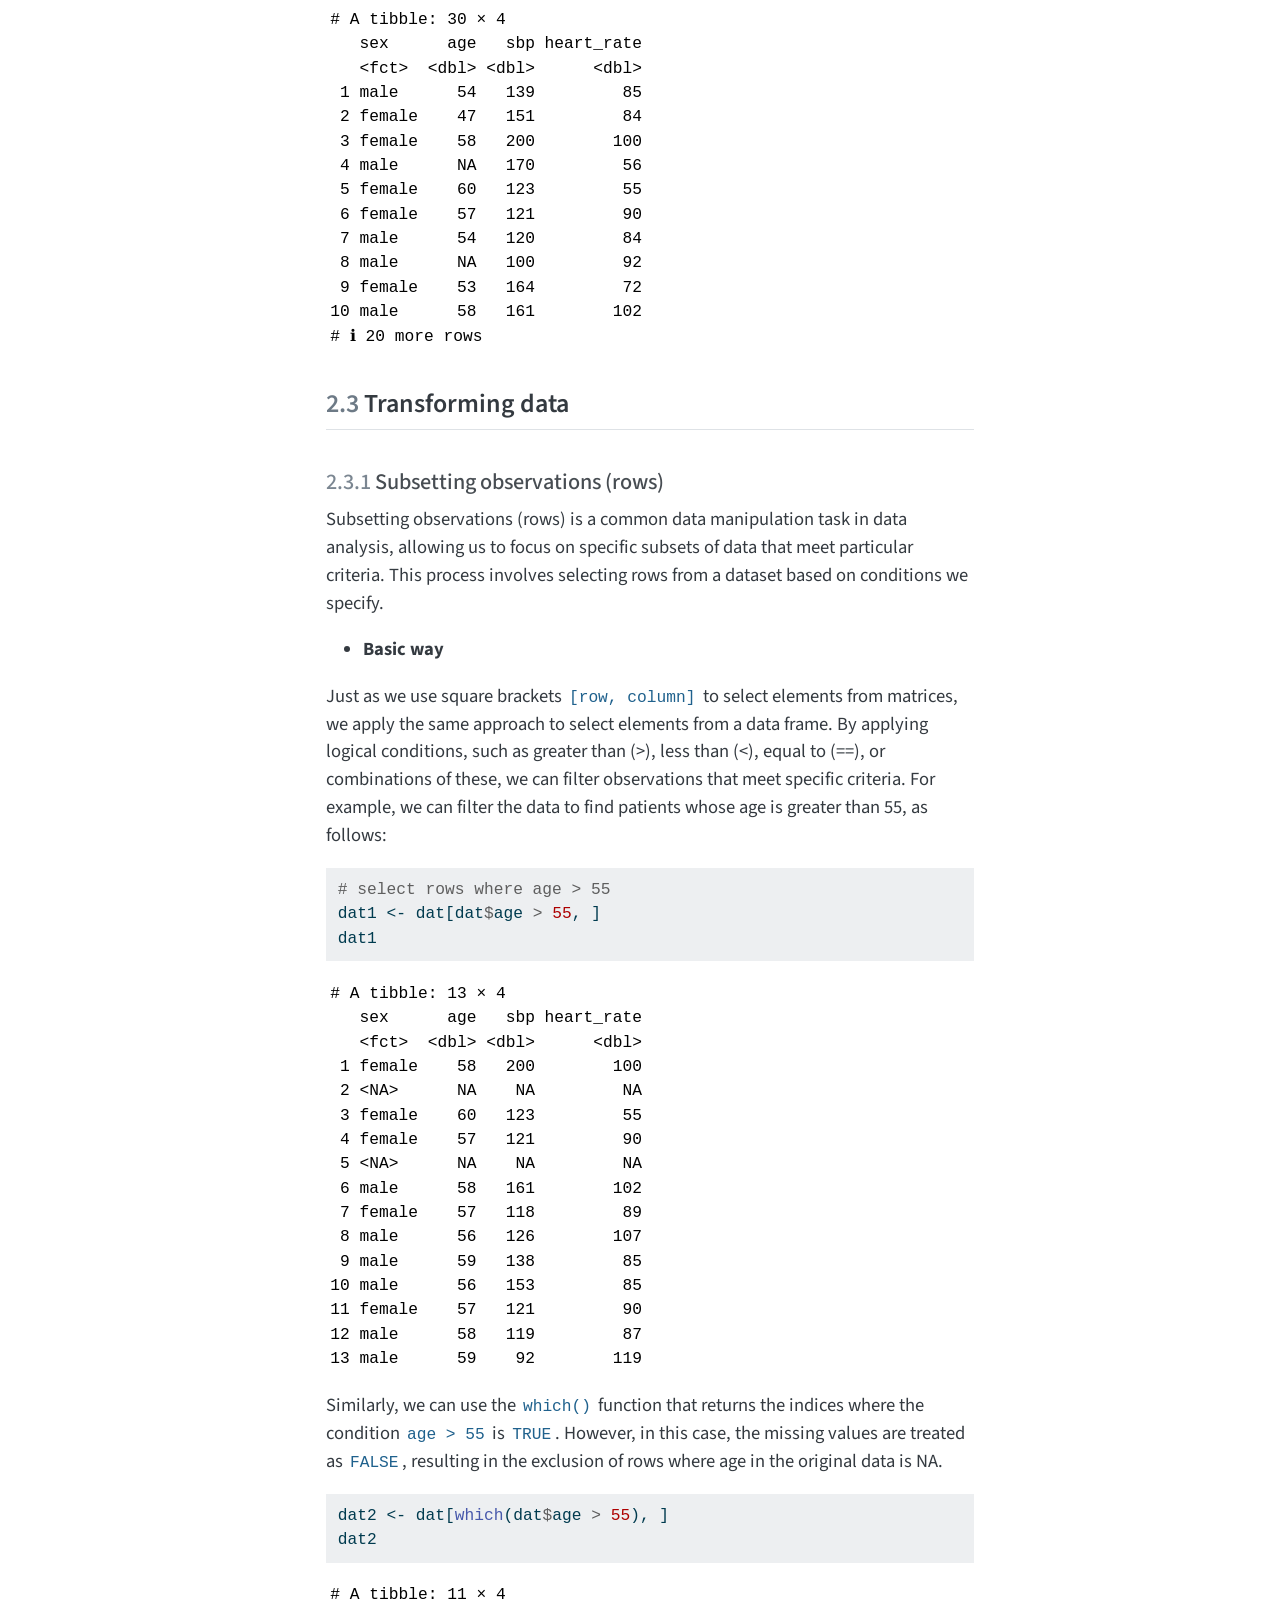
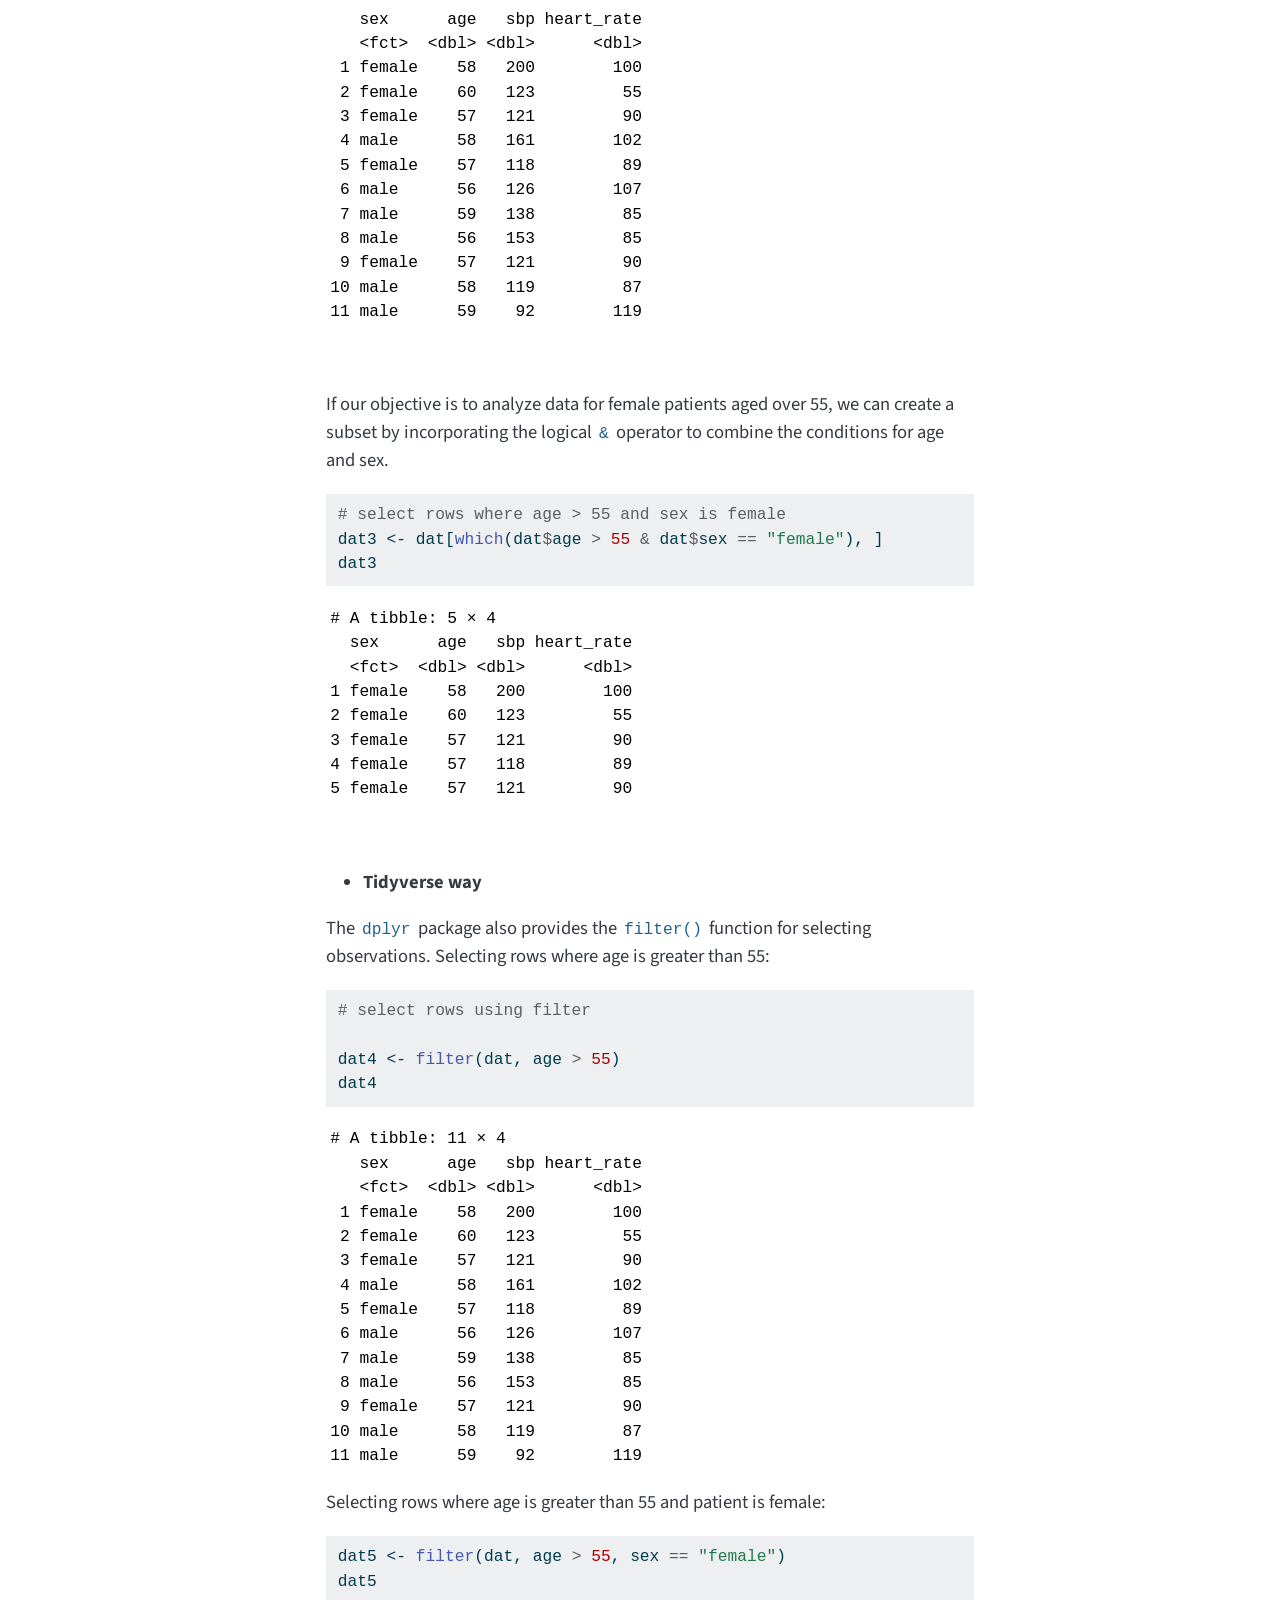
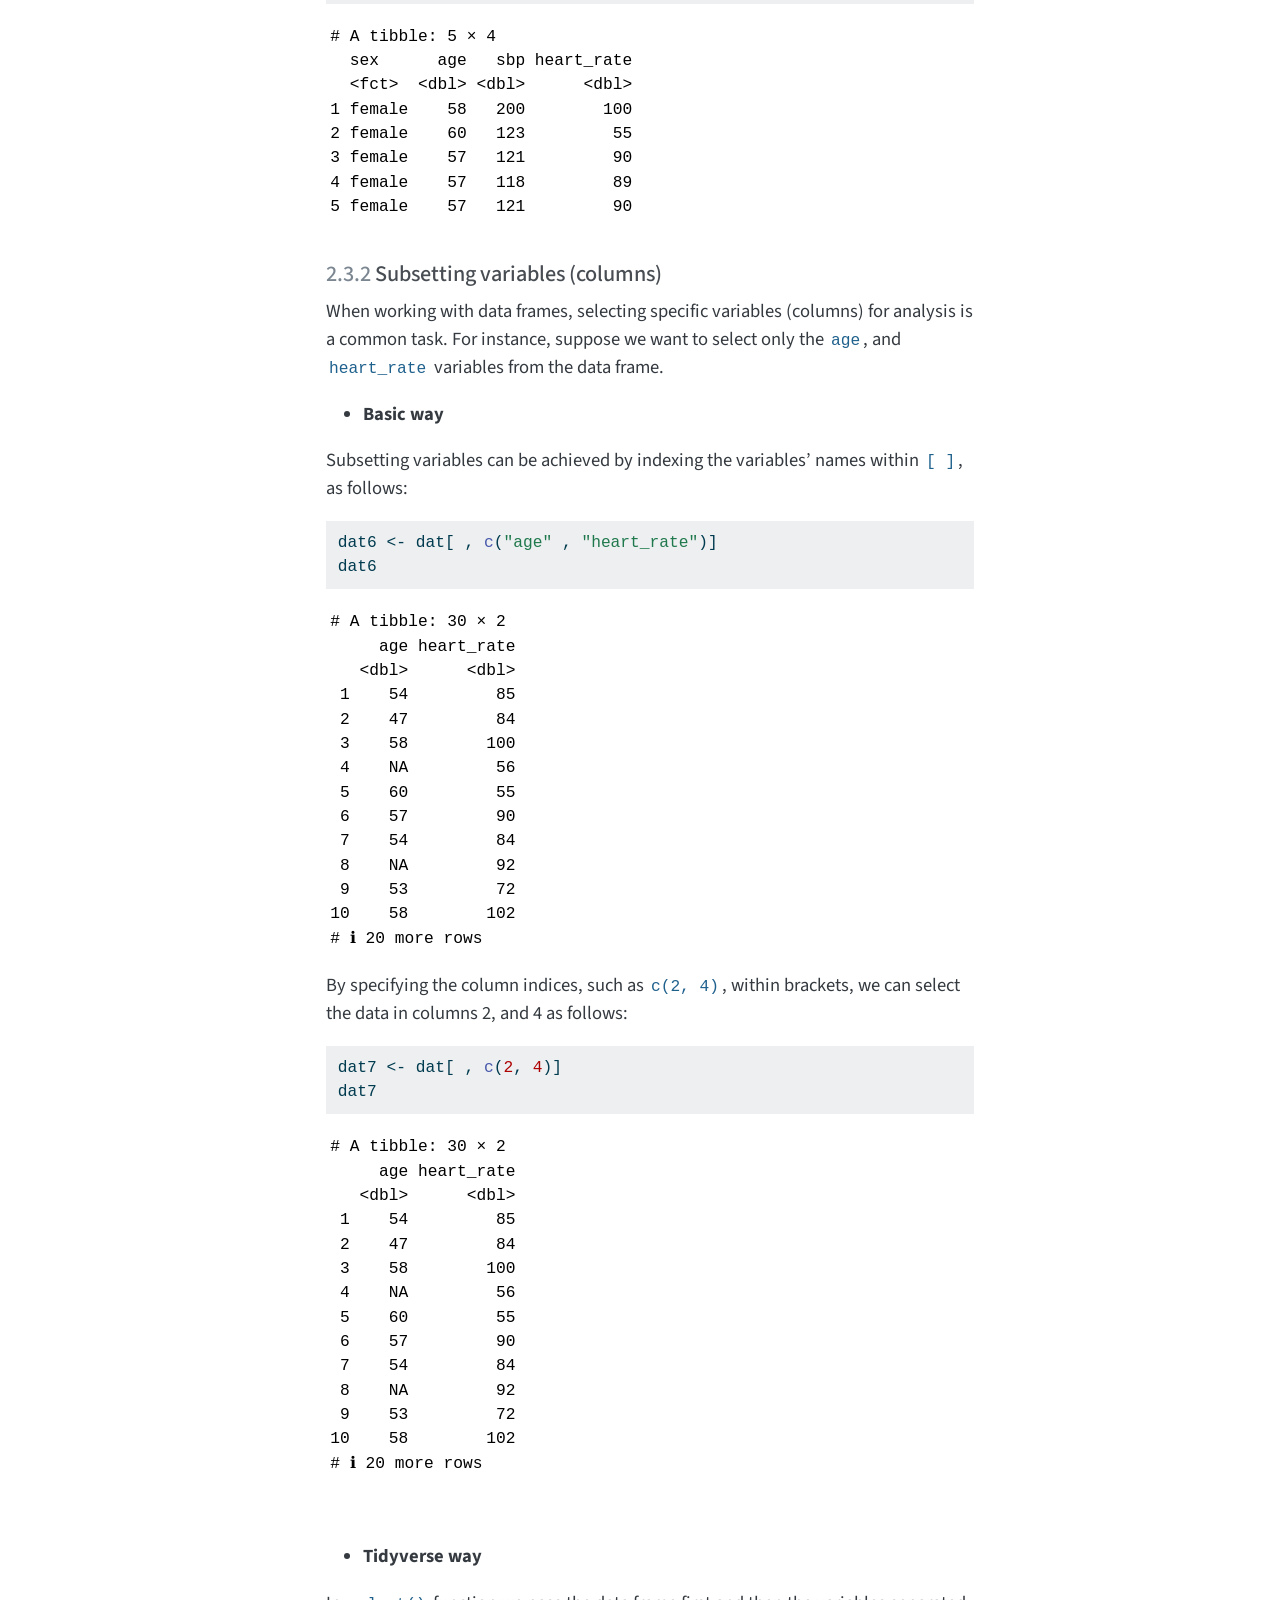
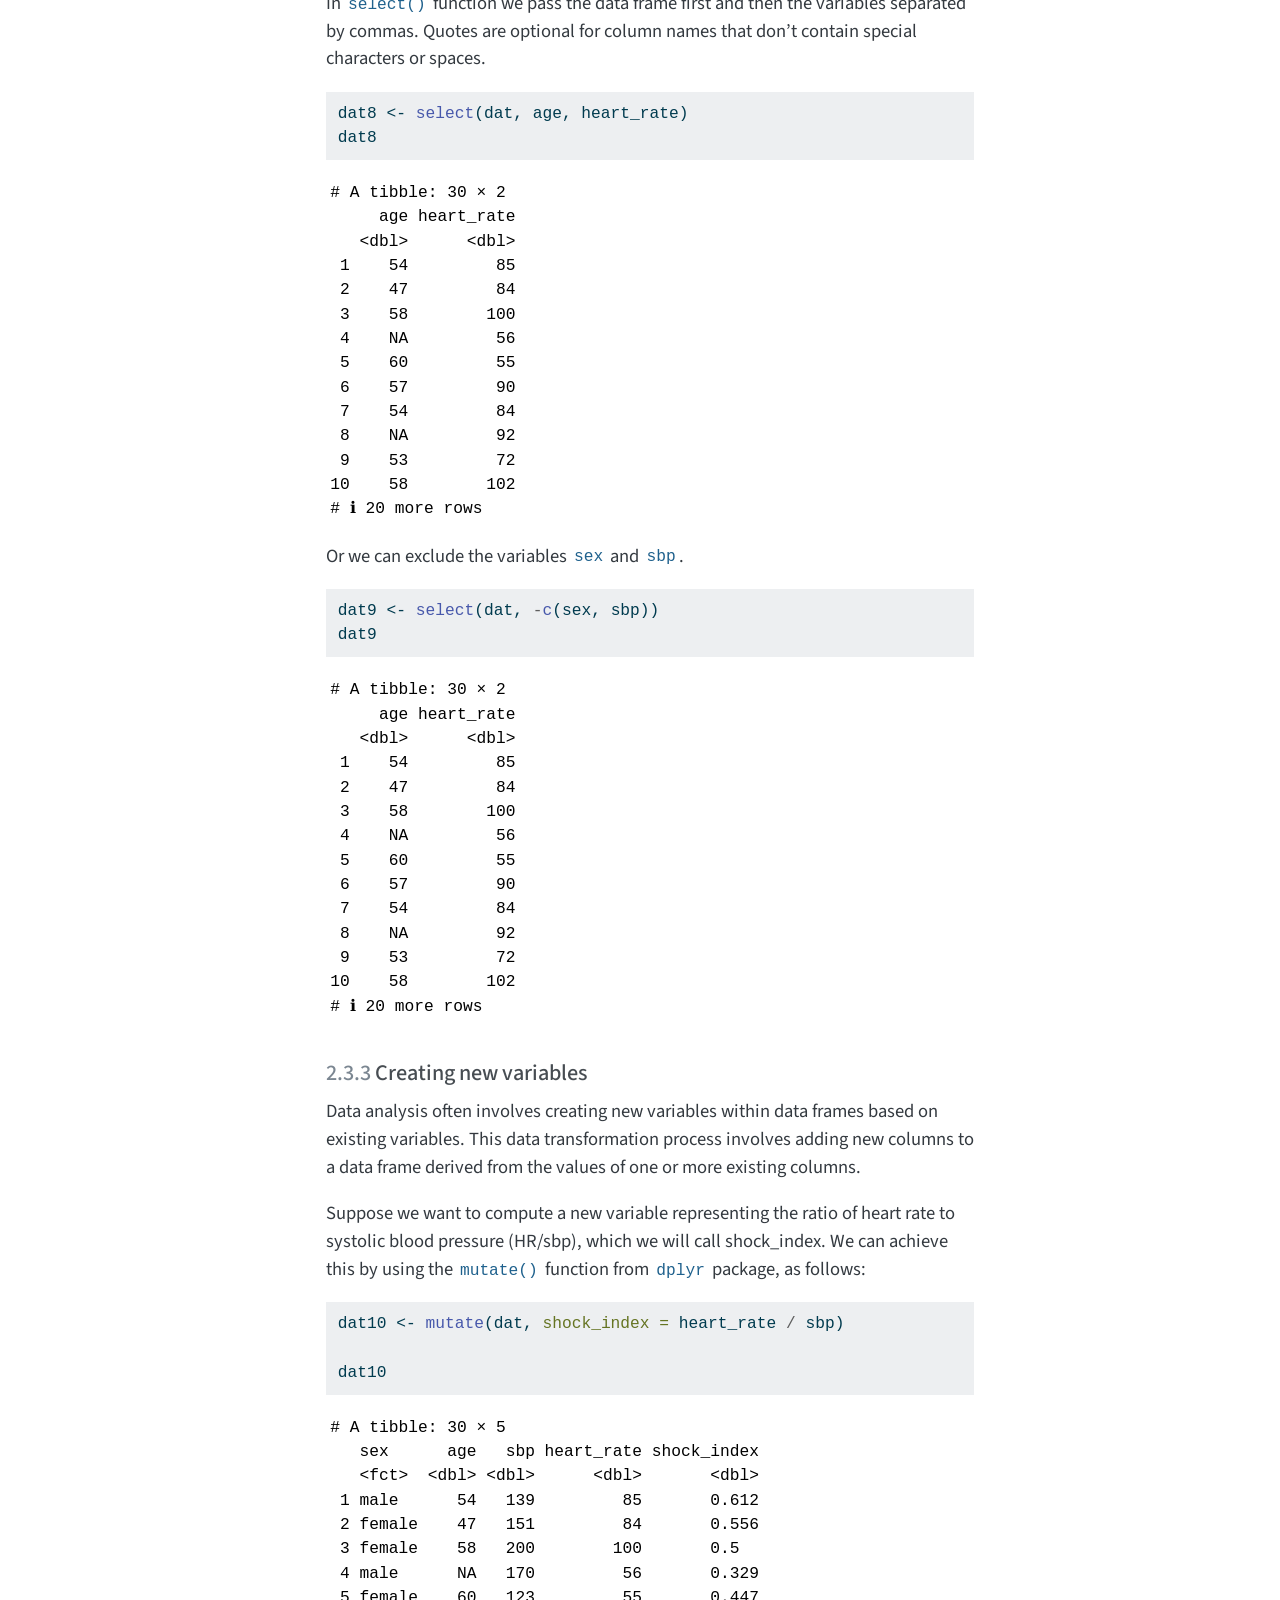
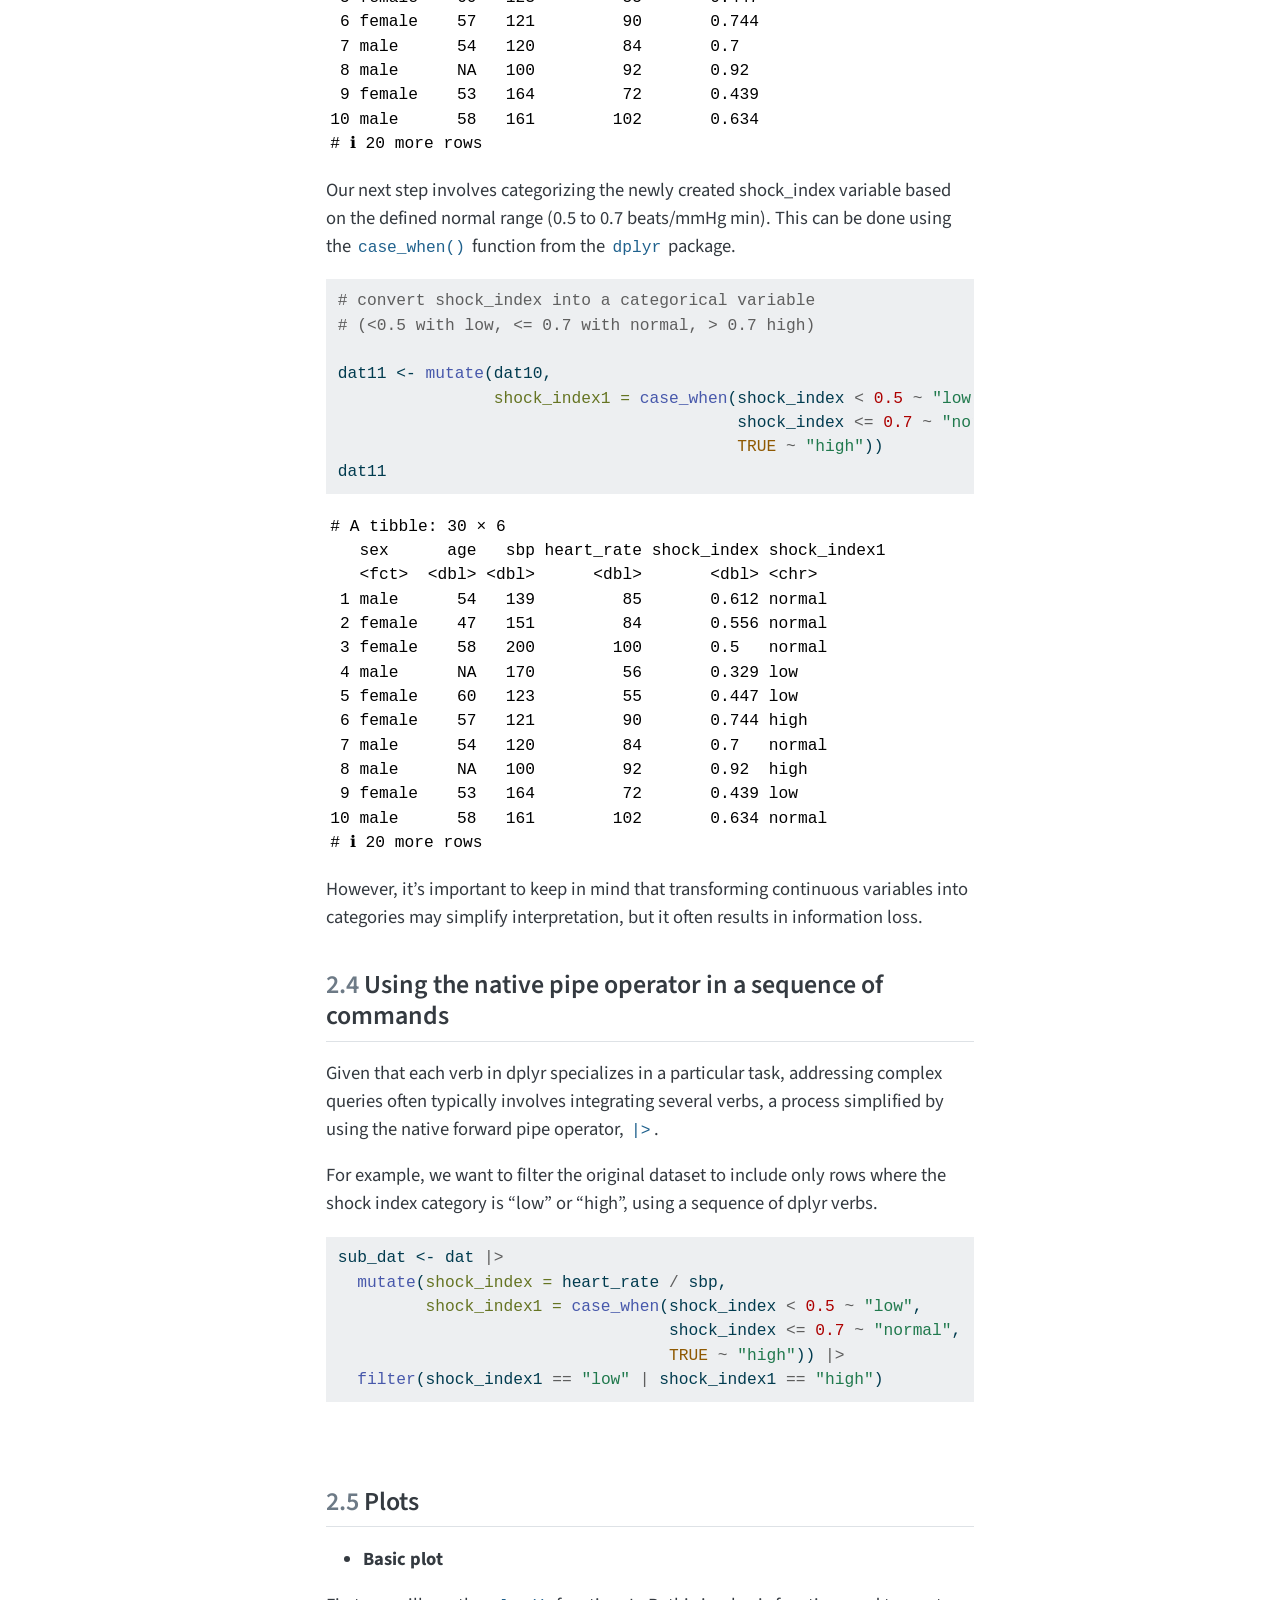
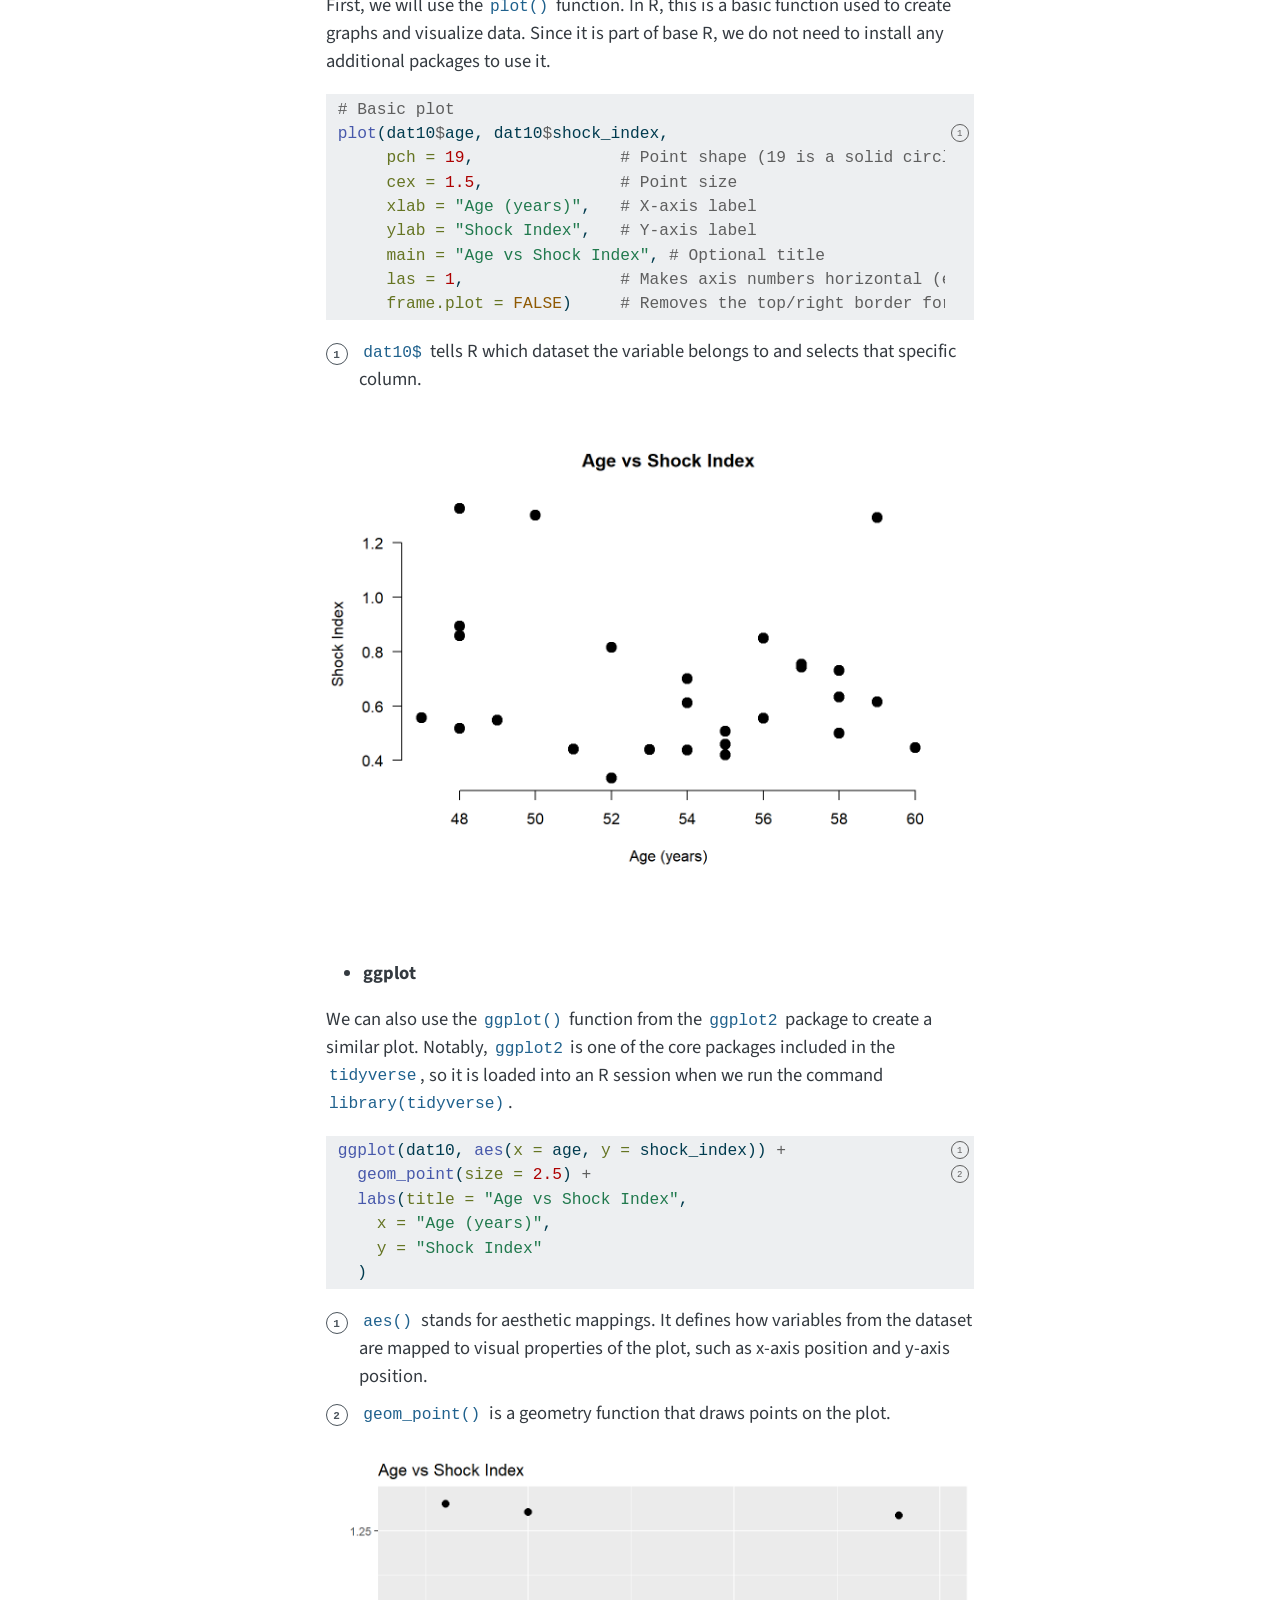
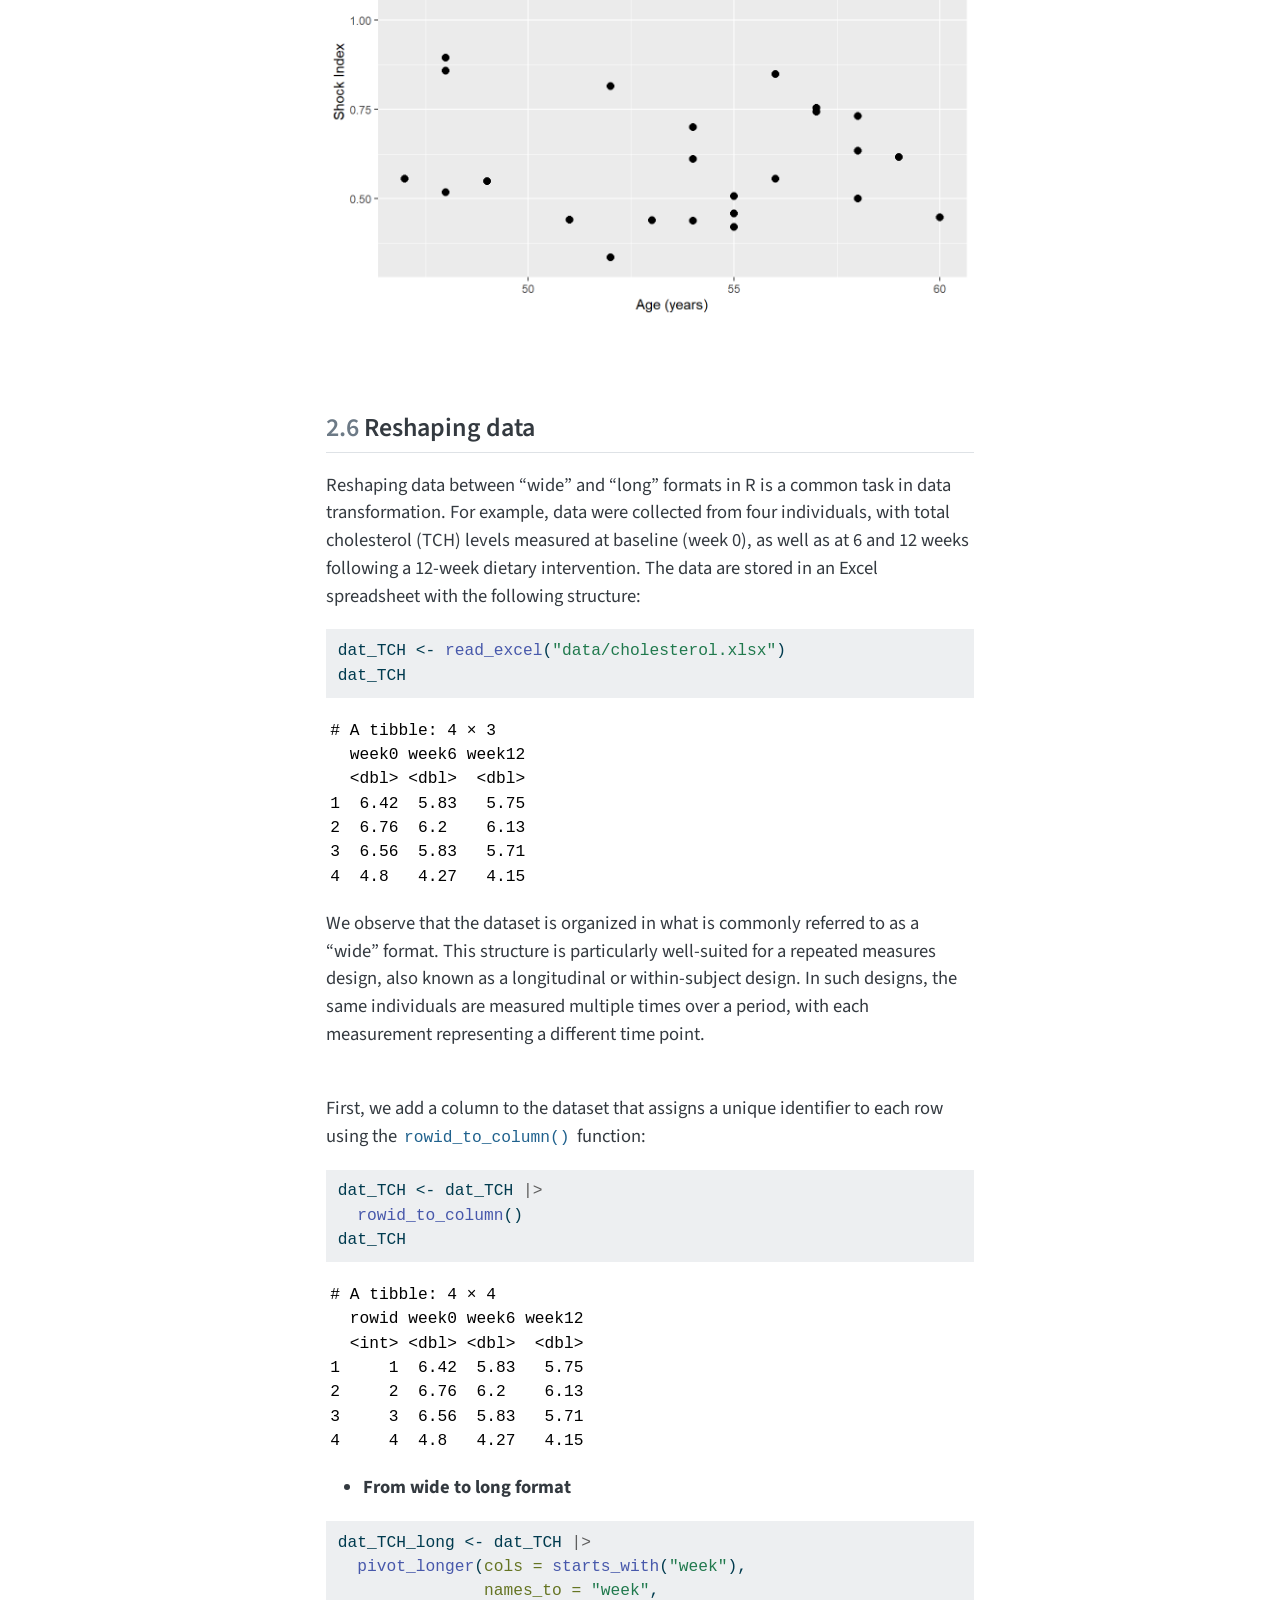
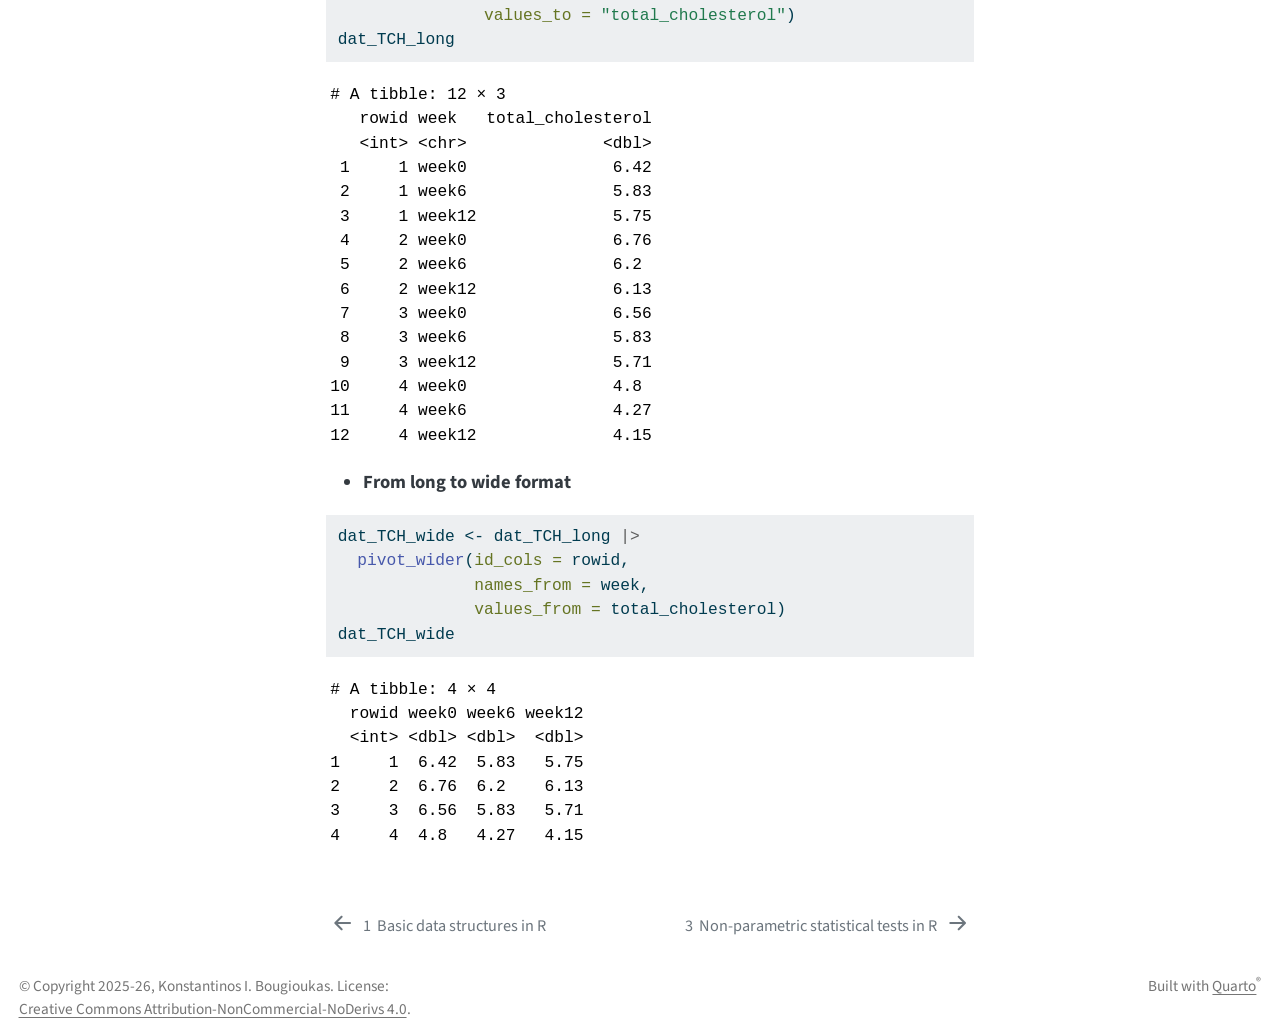
<file: _book/process.html>
<!DOCTYPE html>
<html xmlns="http://www.w3.org/1999/xhtml" lang="en" xml:lang="en"><head>

<meta charset="utf-8">
<meta name="generator" content="quarto-1.8.27">

<meta name="viewport" content="width=device-width, initial-scale=1.0, user-scalable=yes">


<title>2&nbsp; Data processing, transformation and ploting in R – Statistics II</title>
<style>
code{white-space: pre-wrap;}
span.smallcaps{font-variant: small-caps;}
div.columns{display: flex; gap: min(4vw, 1.5em);}
div.column{flex: auto; overflow-x: auto;}
div.hanging-indent{margin-left: 1.5em; text-indent: -1.5em;}
ul.task-list{list-style: none;}
ul.task-list li input[type="checkbox"] {
  width: 0.8em;
  margin: 0 0.8em 0.2em -1em; /* quarto-specific, see https://github.com/quarto-dev/quarto-cli/issues/4556 */ 
  vertical-align: middle;
}
/* CSS for syntax highlighting */
html { -webkit-text-size-adjust: 100%; }
pre > code.sourceCode { white-space: pre; position: relative; }
pre > code.sourceCode > span { display: inline-block; line-height: 1.25; }
pre > code.sourceCode > span:empty { height: 1.2em; }
.sourceCode { overflow: visible; }
code.sourceCode > span { color: inherit; text-decoration: inherit; }
div.sourceCode { margin: 1em 0; }
pre.sourceCode { margin: 0; }
@media screen {
div.sourceCode { overflow: auto; }
}
@media print {
pre > code.sourceCode { white-space: pre-wrap; }
pre > code.sourceCode > span { text-indent: -5em; padding-left: 5em; }
}
pre.numberSource code
  { counter-reset: source-line 0; }
pre.numberSource code > span
  { position: relative; left: -4em; counter-increment: source-line; }
pre.numberSource code > span > a:first-child::before
  { content: counter(source-line);
    position: relative; left: -1em; text-align: right; vertical-align: baseline;
    border: none; display: inline-block;
    -webkit-touch-callout: none; -webkit-user-select: none;
    -khtml-user-select: none; -moz-user-select: none;
    -ms-user-select: none; user-select: none;
    padding: 0 4px; width: 4em;
  }
pre.numberSource { margin-left: 3em;  padding-left: 4px; }
div.sourceCode
  {   }
@media screen {
pre > code.sourceCode > span > a:first-child::before { text-decoration: underline; }
}
</style>


<script src="site_libs/quarto-nav/quarto-nav.js"></script>
<script src="site_libs/quarto-nav/headroom.min.js"></script>
<script src="site_libs/clipboard/clipboard.min.js"></script>
<script src="site_libs/quarto-search/autocomplete.umd.js"></script>
<script src="site_libs/quarto-search/fuse.min.js"></script>
<script src="site_libs/quarto-search/quarto-search.js"></script>
<meta name="quarto:offset" content="./">
<link href="./nonparametric.html" rel="next">
<link href="./intro.html" rel="prev">
<link href="./images/cover.avif" rel="icon">
<script src="site_libs/quarto-html/quarto.js" type="module"></script>
<script src="site_libs/quarto-html/tabsets/tabsets.js" type="module"></script>
<script src="site_libs/quarto-html/axe/axe-check.js" type="module"></script>
<script src="site_libs/quarto-html/popper.min.js"></script>
<script src="site_libs/quarto-html/tippy.umd.min.js"></script>
<script src="site_libs/quarto-html/anchor.min.js"></script>
<link href="site_libs/quarto-html/tippy.css" rel="stylesheet">
<link href="site_libs/quarto-html/quarto-syntax-highlighting-ed96de9b727972fe78a7b5d16c58bf87.css" rel="stylesheet" id="quarto-text-highlighting-styles">
<script src="site_libs/bootstrap/bootstrap.min.js"></script>
<link href="site_libs/bootstrap/bootstrap-icons.css" rel="stylesheet">
<link href="site_libs/bootstrap/bootstrap-745db6197ef74dcdda39b41813071fb2.min.css" rel="stylesheet" append-hash="true" id="quarto-bootstrap" data-mode="light">
<script id="quarto-search-options" type="application/json">{
  "location": "sidebar",
  "copy-button": false,
  "collapse-after": 3,
  "panel-placement": "start",
  "type": "textbox",
  "limit": 50,
  "keyboard-shortcut": [
    "f",
    "/",
    "s"
  ],
  "show-item-context": false,
  "language": {
    "search-no-results-text": "No results",
    "search-matching-documents-text": "matching documents",
    "search-copy-link-title": "Copy link to search",
    "search-hide-matches-text": "Hide additional matches",
    "search-more-match-text": "more match in this document",
    "search-more-matches-text": "more matches in this document",
    "search-clear-button-title": "Clear",
    "search-text-placeholder": "",
    "search-detached-cancel-button-title": "Cancel",
    "search-submit-button-title": "Submit",
    "search-label": "Search"
  }
}</script>


</head>

<body class="nav-sidebar floating quarto-light">

<div id="quarto-search-results"></div>
  <header id="quarto-header" class="headroom fixed-top">
  <nav class="quarto-secondary-nav">
    <div class="container-fluid d-flex">
      <button type="button" class="quarto-btn-toggle btn" data-bs-toggle="collapse" role="button" data-bs-target=".quarto-sidebar-collapse-item" aria-controls="quarto-sidebar" aria-expanded="false" aria-label="Toggle sidebar navigation" onclick="if (window.quartoToggleHeadroom) { window.quartoToggleHeadroom(); }">
        <i class="bi bi-layout-text-sidebar-reverse"></i>
      </button>
        <nav class="quarto-page-breadcrumbs" aria-label="breadcrumb"><ol class="breadcrumb"><li class="breadcrumb-item"><a href="./process.html"><span class="chapter-number">2</span>&nbsp; <span class="chapter-title">Data processing, transformation and ploting in R</span></a></li></ol></nav>
        <a class="flex-grow-1" role="navigation" data-bs-toggle="collapse" data-bs-target=".quarto-sidebar-collapse-item" aria-controls="quarto-sidebar" aria-expanded="false" aria-label="Toggle sidebar navigation" onclick="if (window.quartoToggleHeadroom) { window.quartoToggleHeadroom(); }">      
        </a>
      <button type="button" class="btn quarto-search-button" aria-label="Search" onclick="window.quartoOpenSearch();">
        <i class="bi bi-search"></i>
      </button>
    </div>
  </nav>
</header>
<!-- content -->
<div id="quarto-content" class="quarto-container page-columns page-rows-contents page-layout-article">
<!-- sidebar -->
  <nav id="quarto-sidebar" class="sidebar collapse collapse-horizontal quarto-sidebar-collapse-item sidebar-navigation floating overflow-auto">
    <div class="pt-lg-2 mt-2 text-left sidebar-header">
    <div class="sidebar-title mb-0 py-0">
      <a href="./">Statistics II</a> 
    </div>
      </div>
        <div class="mt-2 flex-shrink-0 align-items-center">
        <div class="sidebar-search">
        <div id="quarto-search" class="" title="Search"></div>
        </div>
        </div>
    <div class="sidebar-menu-container"> 
    <ul class="list-unstyled mt-1">
        <li class="sidebar-item">
  <div class="sidebar-item-container"> 
  <a href="./index.html" class="sidebar-item-text sidebar-link">
 <span class="menu-text">Preface</span></a>
  </div>
</li>
        <li class="sidebar-item">
  <div class="sidebar-item-container"> 
  <a href="./intro.html" class="sidebar-item-text sidebar-link">
 <span class="menu-text"><span class="chapter-number">1</span>&nbsp; <span class="chapter-title">Basic data structures in R</span></span></a>
  </div>
</li>
        <li class="sidebar-item">
  <div class="sidebar-item-container"> 
  <a href="./process.html" class="sidebar-item-text sidebar-link active">
 <span class="menu-text"><span class="chapter-number">2</span>&nbsp; <span class="chapter-title">Data processing, transformation and ploting in R</span></span></a>
  </div>
</li>
        <li class="sidebar-item">
  <div class="sidebar-item-container"> 
  <a href="./nonparametric.html" class="sidebar-item-text sidebar-link">
 <span class="menu-text"><span class="chapter-number">3</span>&nbsp; <span class="chapter-title">Non-parametric statistical tests in R</span></span></a>
  </div>
</li>
        <li class="sidebar-item">
  <div class="sidebar-item-container"> 
  <a href="./anovabetween.html" class="sidebar-item-text sidebar-link">
 <span class="menu-text"><span class="chapter-number">4</span>&nbsp; <span class="chapter-title">One-way between-subjects Analysis of Variance (One-way ANOVA) in R</span></span></a>
  </div>
</li>
        <li class="sidebar-item">
  <div class="sidebar-item-container"> 
  <a href="./anovawithin.html" class="sidebar-item-text sidebar-link">
 <span class="menu-text"><span class="chapter-number">5</span>&nbsp; <span class="chapter-title">One-way within-subjects Analysis of Variance (Repeated one-way ANOVA) in R</span></span></a>
  </div>
</li>
        <li class="sidebar-item">
  <div class="sidebar-item-container"> 
  <a href="./anova2factor.html" class="sidebar-item-text sidebar-link">
 <span class="menu-text"><span class="chapter-number">6</span>&nbsp; <span class="chapter-title">Two-way between-subjects Analysis of Variance (Two-way ANOVA) in R</span></span></a>
  </div>
</li>
        <li class="sidebar-item">
  <div class="sidebar-item-container"> 
  <a href="./simplelinear.html" class="sidebar-item-text sidebar-link">
 <span class="menu-text"><span class="chapter-number">7</span>&nbsp; <span class="chapter-title">Simple Linear regression</span></span></a>
  </div>
</li>
        <li class="sidebar-item">
  <div class="sidebar-item-container"> 
  <a href="./multiplelinear.html" class="sidebar-item-text sidebar-link">
 <span class="menu-text"><span class="chapter-number">8</span>&nbsp; <span class="chapter-title">Multiple Linear regression</span></span></a>
  </div>
</li>
        <li class="sidebar-item">
  <div class="sidebar-item-container"> 
  <a href="./path.html" class="sidebar-item-text sidebar-link">
 <span class="menu-text"><span class="chapter-number">9</span>&nbsp; <span class="chapter-title">Mediation and Path Analysis</span></span></a>
  </div>
</li>
        <li class="sidebar-item">
  <div class="sidebar-item-container"> 
  <a href="./efa.html" class="sidebar-item-text sidebar-link">
 <span class="menu-text"><span class="chapter-number">10</span>&nbsp; <span class="chapter-title">Exploratory Factor Analysis</span></span></a>
  </div>
</li>
        <li class="sidebar-item">
  <div class="sidebar-item-container"> 
  <a href="./presentations.html" class="sidebar-item-text sidebar-link">
 <span class="menu-text"><span class="chapter-number">11</span>&nbsp; <span class="chapter-title">Presentations</span></span></a>
  </div>
</li>
        <li class="sidebar-item">
  <div class="sidebar-item-container"> 
  <a href="./references.html" class="sidebar-item-text sidebar-link">
 <span class="menu-text">References</span></a>
  </div>
</li>
    </ul>
    </div>
</nav>
<div id="quarto-sidebar-glass" class="quarto-sidebar-collapse-item" data-bs-toggle="collapse" data-bs-target=".quarto-sidebar-collapse-item"></div>
<!-- margin-sidebar -->
    <div id="quarto-margin-sidebar" class="sidebar margin-sidebar">
        <nav id="TOC" role="doc-toc" class="toc-active">
    <h2 id="toc-title">On this page</h2>
   
  <ul>
  <li><a href="#import-dataset" id="toc-import-dataset" class="nav-link active" data-scroll-target="#import-dataset"><span class="header-section-number">2.1</span> Import dataset</a></li>
  <li><a href="#converting-to-the-appropriate-data-type" id="toc-converting-to-the-appropriate-data-type" class="nav-link" data-scroll-target="#converting-to-the-appropriate-data-type"><span class="header-section-number">2.2</span> Converting to the appropriate data type</a></li>
  <li><a href="#transforming-data" id="toc-transforming-data" class="nav-link" data-scroll-target="#transforming-data"><span class="header-section-number">2.3</span> Transforming data</a>
  <ul class="collapse">
  <li><a href="#subsetting-observations-rows" id="toc-subsetting-observations-rows" class="nav-link" data-scroll-target="#subsetting-observations-rows"><span class="header-section-number">2.3.1</span> Subsetting observations (rows)</a></li>
  <li><a href="#subsetting-variables-columns" id="toc-subsetting-variables-columns" class="nav-link" data-scroll-target="#subsetting-variables-columns"><span class="header-section-number">2.3.2</span> Subsetting variables (columns)</a></li>
  <li><a href="#creating-new-variables" id="toc-creating-new-variables" class="nav-link" data-scroll-target="#creating-new-variables"><span class="header-section-number">2.3.3</span> Creating new variables</a></li>
  </ul></li>
  <li><a href="#using-the-native-pipe-operator-in-a-sequence-of-commands" id="toc-using-the-native-pipe-operator-in-a-sequence-of-commands" class="nav-link" data-scroll-target="#using-the-native-pipe-operator-in-a-sequence-of-commands"><span class="header-section-number">2.4</span> Using the native pipe operator in a sequence of commands</a></li>
  <li><a href="#plots" id="toc-plots" class="nav-link" data-scroll-target="#plots"><span class="header-section-number">2.5</span> Plots</a></li>
  <li><a href="#reshaping-data" id="toc-reshaping-data" class="nav-link" data-scroll-target="#reshaping-data"><span class="header-section-number">2.6</span> Reshaping data</a></li>
  </ul>
</nav>
    </div>
<!-- main -->
<main class="content" id="quarto-document-content">

<header id="title-block-header" class="quarto-title-block default">
<div class="quarto-title">
<h1 class="title"><span id="sec-process" class="quarto-section-identifier"><span class="chapter-number">2</span>&nbsp; <span class="chapter-title">Data processing, transformation and ploting in R</span></span></h1>
</div>



<div class="quarto-title-meta">

    
  
    
  </div>
  


</header>


<div class="callout callout-style-simple callout-tip callout-titled">
<div class="callout-header d-flex align-content-center">
<div class="callout-icon-container">
<i class="callout-icon"></i>
</div>
<div class="callout-title-container flex-fill">
<span class="screen-reader-only">Tip</span>Get the Code
</div>
</div>
<div class="callout-body-container callout-body">
<p>You can download the complete R script from here:</p>
<p><a href="https://osf.io/download/pyc9q/" download="psy400_1.R"> <button type="button" class="btn btn-primary"> <i class="bi bi-download"></i> Download R Script </button> </a></p>
</div>
</div>
<div class="callout callout-style-simple callout-tip callout-titled">
<div class="callout-header d-flex align-content-center">
<div class="callout-icon-container">
<i class="callout-icon"></i>
</div>
<div class="callout-title-container flex-fill">
<span class="screen-reader-only">Tip</span>Get the Data Shock index
</div>
</div>
<div class="callout-body-container callout-body">
<p>You can download the Excel dataset <strong>shock_index</strong> from here:</p>
<p><a href="https://osf.io/download/enj2h/" download="shock_index.xlsx"> <button type="button" class="btn btn-success"> <i class="bi bi-file-earmark-excel"></i> Download Excel Data </button> </a></p>
</div>
</div>
<div class="callout callout-style-simple callout-tip callout-titled">
<div class="callout-header d-flex align-content-center">
<div class="callout-icon-container">
<i class="callout-icon"></i>
</div>
<div class="callout-title-container flex-fill">
<span class="screen-reader-only">Tip</span>Get the Data cholesterol
</div>
</div>
<div class="callout-body-container callout-body">
<p>You can download the Excel dataset <strong>cholesterol</strong> from here:</p>
<p><a href="https://osf.io/download/fv26s/" download="cholesterol.xlsx"> <button type="button" class="btn btn-success"> <i class="bi bi-file-earmark-excel"></i> Download Excel Data </button> </a></p>
</div>
</div>
<p>We will use the <code>tidyverse</code> package, a comprehensive suite of R packages designed for data manipulation, transformation, and visualization tasks, all of which work together in harmony.</p>
<div class="cell">
<div class="code-copy-outer-scaffold"><div class="sourceCode cell-code" id="cb1"><pre class="sourceCode r code-with-copy"><code class="sourceCode r"><span id="cb1-1"><a href="#cb1-1" aria-hidden="true" tabindex="-1"></a><span class="co"># Import tidyverse</span></span>
<span id="cb1-2"><a href="#cb1-2" aria-hidden="true" tabindex="-1"></a></span>
<span id="cb1-3"><a href="#cb1-3" aria-hidden="true" tabindex="-1"></a><span class="fu">library</span>(tidyverse)</span></code></pre></div><button title="Copy to Clipboard" class="code-copy-button"><i class="bi"></i></button></div>
</div>
<p><br></p>
<section id="import-dataset" class="level2" data-number="2.1">
<h2 data-number="2.1" class="anchored" data-anchor-id="import-dataset"><span class="header-section-number">2.1</span> Import dataset</h2>
<p>If the dataset is saved in the subfolder named “data” of our RStudio project, we can read it with the <code>read_excel()</code> function from <code>readxl</code> package as follows:</p>
<div class="cell">
<div class="code-copy-outer-scaffold"><div class="sourceCode cell-code" id="cb2"><pre class="sourceCode r code-with-copy"><code class="sourceCode r"><span id="cb2-1"><a href="#cb2-1" aria-hidden="true" tabindex="-1"></a><span class="fu">library</span>(readxl)</span>
<span id="cb2-2"><a href="#cb2-2" aria-hidden="true" tabindex="-1"></a>dat <span class="ot">&lt;-</span> <span class="fu">read_excel</span>(<span class="st">"data/shock_index.xlsx"</span>)</span>
<span id="cb2-3"><a href="#cb2-3" aria-hidden="true" tabindex="-1"></a>dat</span></code></pre></div><button title="Copy to Clipboard" class="code-copy-button"><i class="bi"></i></button></div>
<div class="cell-output cell-output-stdout">
<pre><code># A tibble: 30 × 4
   sex     Age   SBP    HR
   &lt;chr&gt; &lt;dbl&gt; &lt;dbl&gt; &lt;dbl&gt;
 1 M        54   139    85
 2 F        47   151    84
 3 F        58   200   100
 4 M        NA   170    56
 5 F        60   123    55
 6 F        57   121    90
 7 M        54   120    84
 8 M        NA   100    92
 9 F        53   164    72
10 M        58   161   102
# ℹ 20 more rows</code></pre>
</div>
</div>
<p><br></p>
<p>Choosing informative column names can significantly enhance the clarity and interpretability of our dataset. For instance, renaming <code>HR</code> to <code>Heart.Rate</code> offers a more intuitive and informative label for the heart rate variable.</p>
<div class="cell">
<div class="code-copy-outer-scaffold"><div class="sourceCode cell-code" id="cb4"><pre class="sourceCode r code-with-copy"><code class="sourceCode r"><span id="cb4-1"><a href="#cb4-1" aria-hidden="true" tabindex="-1"></a><span class="co"># rename HR to Heart.Rate</span></span>
<span id="cb4-2"><a href="#cb4-2" aria-hidden="true" tabindex="-1"></a>dat <span class="ot">&lt;-</span> <span class="fu">rename</span>(dat, <span class="at">Heart.Rate =</span> HR)</span>
<span id="cb4-3"><a href="#cb4-3" aria-hidden="true" tabindex="-1"></a>dat</span></code></pre></div><button title="Copy to Clipboard" class="code-copy-button"><i class="bi"></i></button></div>
<div class="cell-output cell-output-stdout">
<pre><code># A tibble: 30 × 4
   sex     Age   SBP Heart.Rate
   &lt;chr&gt; &lt;dbl&gt; &lt;dbl&gt;      &lt;dbl&gt;
 1 M        54   139         85
 2 F        47   151         84
 3 F        58   200        100
 4 M        NA   170         56
 5 F        60   123         55
 6 F        57   121         90
 7 M        54   120         84
 8 M        NA   100         92
 9 F        53   164         72
10 M        58   161        102
# ℹ 20 more rows</code></pre>
</div>
</div>
<p><br></p>
<p>It’s crucial to ensure that the column names are consistent with the naming conventions in R. This can be achieved by using the <code>clean_names()</code> function from the <code>janitor</code> package, which standardizes column names by converting them to lowercase, removing special characters, and replacing spaces with underscores.</p>
<div class="cell">
<div class="code-copy-outer-scaffold"><div class="sourceCode cell-code" id="cb6"><pre class="sourceCode r code-with-copy"><code class="sourceCode r"><span id="cb6-1"><a href="#cb6-1" aria-hidden="true" tabindex="-1"></a><span class="co"># load the janitor package</span></span>
<span id="cb6-2"><a href="#cb6-2" aria-hidden="true" tabindex="-1"></a><span class="fu">library</span>(janitor)</span>
<span id="cb6-3"><a href="#cb6-3" aria-hidden="true" tabindex="-1"></a></span>
<span id="cb6-4"><a href="#cb6-4" aria-hidden="true" tabindex="-1"></a><span class="co"># clean names</span></span>
<span id="cb6-5"><a href="#cb6-5" aria-hidden="true" tabindex="-1"></a>dat <span class="ot">&lt;-</span> <span class="fu">clean_names</span>(dat)</span>
<span id="cb6-6"><a href="#cb6-6" aria-hidden="true" tabindex="-1"></a>dat</span></code></pre></div><button title="Copy to Clipboard" class="code-copy-button"><i class="bi"></i></button></div>
<div class="cell-output cell-output-stdout">
<pre><code># A tibble: 30 × 4
   sex     age   sbp heart_rate
   &lt;chr&gt; &lt;dbl&gt; &lt;dbl&gt;      &lt;dbl&gt;
 1 M        54   139         85
 2 F        47   151         84
 3 F        58   200        100
 4 M        NA   170         56
 5 F        60   123         55
 6 F        57   121         90
 7 M        54   120         84
 8 M        NA   100         92
 9 F        53   164         72
10 M        58   161        102
# ℹ 20 more rows</code></pre>
</div>
</div>
</section>
<section id="converting-to-the-appropriate-data-type" class="level2" data-number="2.2">
<h2 data-number="2.2" class="anchored" data-anchor-id="converting-to-the-appropriate-data-type"><span class="header-section-number">2.2</span> Converting to the appropriate data type</h2>
<p>We might have noticed that the categorical variable sex is coded as F (for females) and M (for males), so it is recognized of character type. We can use the <code>factor()</code> function to encode a variable as a factor:</p>
<div class="cell">
<div class="code-copy-outer-scaffold"><div class="sourceCode cell-code" id="cb8"><pre class="sourceCode r code-with-copy"><code class="sourceCode r"><span id="cb8-1"><a href="#cb8-1" aria-hidden="true" tabindex="-1"></a><span class="co"># convert sex to a factor variable with levels female, male</span></span>
<span id="cb8-2"><a href="#cb8-2" aria-hidden="true" tabindex="-1"></a>dat<span class="sc">$</span>sex <span class="ot">&lt;-</span> <span class="fu">factor</span>(dat<span class="sc">$</span>sex, <span class="at">levels =</span> <span class="fu">c</span>(<span class="st">"F"</span>, <span class="st">"M"</span>), <span class="at">labels =</span> <span class="fu">c</span>(<span class="st">"female"</span>, <span class="st">"male"</span>))</span>
<span id="cb8-3"><a href="#cb8-3" aria-hidden="true" tabindex="-1"></a>dat</span></code></pre></div><button title="Copy to Clipboard" class="code-copy-button"><i class="bi"></i></button></div>
<div class="cell-output cell-output-stdout">
<pre><code># A tibble: 30 × 4
   sex      age   sbp heart_rate
   &lt;fct&gt;  &lt;dbl&gt; &lt;dbl&gt;      &lt;dbl&gt;
 1 male      54   139         85
 2 female    47   151         84
 3 female    58   200        100
 4 male      NA   170         56
 5 female    60   123         55
 6 female    57   121         90
 7 male      54   120         84
 8 male      NA   100         92
 9 female    53   164         72
10 male      58   161        102
# ℹ 20 more rows</code></pre>
</div>
</div>
</section>
<section id="transforming-data" class="level2" data-number="2.3">
<h2 data-number="2.3" class="anchored" data-anchor-id="transforming-data"><span class="header-section-number">2.3</span> Transforming data</h2>
<section id="subsetting-observations-rows" class="level3" data-number="2.3.1">
<h3 data-number="2.3.1" class="anchored" data-anchor-id="subsetting-observations-rows"><span class="header-section-number">2.3.1</span> Subsetting observations (rows)</h3>
<p>Subsetting observations (rows) is a common data manipulation task in data analysis, allowing us to focus on specific subsets of data that meet particular criteria. This process involves selecting rows from a dataset based on conditions we specify.</p>
<ul>
<li><strong>Basic way</strong></li>
</ul>
<p>Just as we use square brackets <code>[row, column]</code> to select elements from matrices, we apply the same approach to select elements from a data frame. By applying logical conditions, such as greater than (&gt;), less than (&lt;), equal to (==), or combinations of these, we can filter observations that meet specific criteria. For example, we can filter the data to find patients whose age is greater than 55, as follows:</p>
<div class="cell">
<div class="code-copy-outer-scaffold"><div class="sourceCode cell-code" id="cb10"><pre class="sourceCode r code-with-copy"><code class="sourceCode r"><span id="cb10-1"><a href="#cb10-1" aria-hidden="true" tabindex="-1"></a><span class="co"># select rows where age &gt; 55</span></span>
<span id="cb10-2"><a href="#cb10-2" aria-hidden="true" tabindex="-1"></a>dat1 <span class="ot">&lt;-</span> dat[dat<span class="sc">$</span>age <span class="sc">&gt;</span> <span class="dv">55</span>, ]</span>
<span id="cb10-3"><a href="#cb10-3" aria-hidden="true" tabindex="-1"></a>dat1</span></code></pre></div><button title="Copy to Clipboard" class="code-copy-button"><i class="bi"></i></button></div>
<div class="cell-output cell-output-stdout">
<pre><code># A tibble: 13 × 4
   sex      age   sbp heart_rate
   &lt;fct&gt;  &lt;dbl&gt; &lt;dbl&gt;      &lt;dbl&gt;
 1 female    58   200        100
 2 &lt;NA&gt;      NA    NA         NA
 3 female    60   123         55
 4 female    57   121         90
 5 &lt;NA&gt;      NA    NA         NA
 6 male      58   161        102
 7 female    57   118         89
 8 male      56   126        107
 9 male      59   138         85
10 male      56   153         85
11 female    57   121         90
12 male      58   119         87
13 male      59    92        119</code></pre>
</div>
</div>
<p>Similarly, we can use the <code>which()</code> function that returns the indices where the condition <code>age &gt; 55</code> is <code>TRUE</code>. However, in this case, the missing values are treated as <code>FALSE</code>, resulting in the exclusion of rows where age in the original data is NA.</p>
<div class="cell">
<div class="code-copy-outer-scaffold"><div class="sourceCode cell-code" id="cb12"><pre class="sourceCode r code-with-copy"><code class="sourceCode r"><span id="cb12-1"><a href="#cb12-1" aria-hidden="true" tabindex="-1"></a>dat2 <span class="ot">&lt;-</span> dat[<span class="fu">which</span>(dat<span class="sc">$</span>age <span class="sc">&gt;</span> <span class="dv">55</span>), ]</span>
<span id="cb12-2"><a href="#cb12-2" aria-hidden="true" tabindex="-1"></a>dat2</span></code></pre></div><button title="Copy to Clipboard" class="code-copy-button"><i class="bi"></i></button></div>
<div class="cell-output cell-output-stdout">
<pre><code># A tibble: 11 × 4
   sex      age   sbp heart_rate
   &lt;fct&gt;  &lt;dbl&gt; &lt;dbl&gt;      &lt;dbl&gt;
 1 female    58   200        100
 2 female    60   123         55
 3 female    57   121         90
 4 male      58   161        102
 5 female    57   118         89
 6 male      56   126        107
 7 male      59   138         85
 8 male      56   153         85
 9 female    57   121         90
10 male      58   119         87
11 male      59    92        119</code></pre>
</div>
</div>
<p><br></p>
<p>If our objective is to analyze data for female patients aged over 55, we can create a subset by incorporating the logical <code>&amp;</code> operator to combine the conditions for age and sex.</p>
<div class="cell">
<div class="code-copy-outer-scaffold"><div class="sourceCode cell-code" id="cb14"><pre class="sourceCode r code-with-copy"><code class="sourceCode r"><span id="cb14-1"><a href="#cb14-1" aria-hidden="true" tabindex="-1"></a><span class="co"># select rows where age &gt; 55 and sex is female</span></span>
<span id="cb14-2"><a href="#cb14-2" aria-hidden="true" tabindex="-1"></a>dat3 <span class="ot">&lt;-</span> dat[<span class="fu">which</span>(dat<span class="sc">$</span>age <span class="sc">&gt;</span> <span class="dv">55</span> <span class="sc">&amp;</span> dat<span class="sc">$</span>sex <span class="sc">==</span> <span class="st">"female"</span>), ]</span>
<span id="cb14-3"><a href="#cb14-3" aria-hidden="true" tabindex="-1"></a>dat3</span></code></pre></div><button title="Copy to Clipboard" class="code-copy-button"><i class="bi"></i></button></div>
<div class="cell-output cell-output-stdout">
<pre><code># A tibble: 5 × 4
  sex      age   sbp heart_rate
  &lt;fct&gt;  &lt;dbl&gt; &lt;dbl&gt;      &lt;dbl&gt;
1 female    58   200        100
2 female    60   123         55
3 female    57   121         90
4 female    57   118         89
5 female    57   121         90</code></pre>
</div>
</div>
<p><br></p>
<ul>
<li><strong>Tidyverse way</strong></li>
</ul>
<p>The <code>dplyr</code> package also provides the <code>filter()</code> function for selecting observations. Selecting rows where age is greater than 55:</p>
<div class="cell">
<div class="code-copy-outer-scaffold"><div class="sourceCode cell-code" id="cb16"><pre class="sourceCode r code-with-copy"><code class="sourceCode r"><span id="cb16-1"><a href="#cb16-1" aria-hidden="true" tabindex="-1"></a><span class="co"># select rows using filter</span></span>
<span id="cb16-2"><a href="#cb16-2" aria-hidden="true" tabindex="-1"></a></span>
<span id="cb16-3"><a href="#cb16-3" aria-hidden="true" tabindex="-1"></a>dat4 <span class="ot">&lt;-</span> <span class="fu">filter</span>(dat, age <span class="sc">&gt;</span> <span class="dv">55</span>)</span>
<span id="cb16-4"><a href="#cb16-4" aria-hidden="true" tabindex="-1"></a>dat4</span></code></pre></div><button title="Copy to Clipboard" class="code-copy-button"><i class="bi"></i></button></div>
<div class="cell-output cell-output-stdout">
<pre><code># A tibble: 11 × 4
   sex      age   sbp heart_rate
   &lt;fct&gt;  &lt;dbl&gt; &lt;dbl&gt;      &lt;dbl&gt;
 1 female    58   200        100
 2 female    60   123         55
 3 female    57   121         90
 4 male      58   161        102
 5 female    57   118         89
 6 male      56   126        107
 7 male      59   138         85
 8 male      56   153         85
 9 female    57   121         90
10 male      58   119         87
11 male      59    92        119</code></pre>
</div>
</div>
<p>Selecting rows where age is greater than 55 and patient is female:</p>
<div class="cell">
<div class="code-copy-outer-scaffold"><div class="sourceCode cell-code" id="cb18"><pre class="sourceCode r code-with-copy"><code class="sourceCode r"><span id="cb18-1"><a href="#cb18-1" aria-hidden="true" tabindex="-1"></a>dat5 <span class="ot">&lt;-</span> <span class="fu">filter</span>(dat, age <span class="sc">&gt;</span> <span class="dv">55</span>, sex <span class="sc">==</span> <span class="st">"female"</span>)</span>
<span id="cb18-2"><a href="#cb18-2" aria-hidden="true" tabindex="-1"></a>dat5</span></code></pre></div><button title="Copy to Clipboard" class="code-copy-button"><i class="bi"></i></button></div>
<div class="cell-output cell-output-stdout">
<pre><code># A tibble: 5 × 4
  sex      age   sbp heart_rate
  &lt;fct&gt;  &lt;dbl&gt; &lt;dbl&gt;      &lt;dbl&gt;
1 female    58   200        100
2 female    60   123         55
3 female    57   121         90
4 female    57   118         89
5 female    57   121         90</code></pre>
</div>
</div>
</section>
<section id="subsetting-variables-columns" class="level3" data-number="2.3.2">
<h3 data-number="2.3.2" class="anchored" data-anchor-id="subsetting-variables-columns"><span class="header-section-number">2.3.2</span> Subsetting variables (columns)</h3>
<p>When working with data frames, selecting specific variables (columns) for analysis is a common task. For instance, suppose we want to select only the <code>age</code>, and <code>heart_rate</code> variables from the data frame.</p>
<ul>
<li><strong>Basic way</strong></li>
</ul>
<p>Subsetting variables can be achieved by indexing the variables’ names within <code>[ ]</code>, as follows:</p>
<div class="cell">
<div class="code-copy-outer-scaffold"><div class="sourceCode cell-code" id="cb20"><pre class="sourceCode r code-with-copy"><code class="sourceCode r"><span id="cb20-1"><a href="#cb20-1" aria-hidden="true" tabindex="-1"></a>dat6 <span class="ot">&lt;-</span> dat[ , <span class="fu">c</span>(<span class="st">"age"</span> , <span class="st">"heart_rate"</span>)]</span>
<span id="cb20-2"><a href="#cb20-2" aria-hidden="true" tabindex="-1"></a>dat6</span></code></pre></div><button title="Copy to Clipboard" class="code-copy-button"><i class="bi"></i></button></div>
<div class="cell-output cell-output-stdout">
<pre><code># A tibble: 30 × 2
     age heart_rate
   &lt;dbl&gt;      &lt;dbl&gt;
 1    54         85
 2    47         84
 3    58        100
 4    NA         56
 5    60         55
 6    57         90
 7    54         84
 8    NA         92
 9    53         72
10    58        102
# ℹ 20 more rows</code></pre>
</div>
</div>
<p>By specifying the column indices, such as <code>c(2, 4)</code>, within brackets, we can select the data in columns 2, and 4 as follows:</p>
<div class="cell">
<div class="code-copy-outer-scaffold"><div class="sourceCode cell-code" id="cb22"><pre class="sourceCode r code-with-copy"><code class="sourceCode r"><span id="cb22-1"><a href="#cb22-1" aria-hidden="true" tabindex="-1"></a>dat7 <span class="ot">&lt;-</span> dat[ , <span class="fu">c</span>(<span class="dv">2</span>, <span class="dv">4</span>)]</span>
<span id="cb22-2"><a href="#cb22-2" aria-hidden="true" tabindex="-1"></a>dat7</span></code></pre></div><button title="Copy to Clipboard" class="code-copy-button"><i class="bi"></i></button></div>
<div class="cell-output cell-output-stdout">
<pre><code># A tibble: 30 × 2
     age heart_rate
   &lt;dbl&gt;      &lt;dbl&gt;
 1    54         85
 2    47         84
 3    58        100
 4    NA         56
 5    60         55
 6    57         90
 7    54         84
 8    NA         92
 9    53         72
10    58        102
# ℹ 20 more rows</code></pre>
</div>
</div>
<p><br></p>
<ul>
<li><strong>Tidyverse way</strong></li>
</ul>
<p>In <code>select()</code> function we pass the data frame first and then the variables separated by commas. Quotes are optional for column names that don’t contain special characters or spaces.</p>
<div class="cell">
<div class="code-copy-outer-scaffold"><div class="sourceCode cell-code" id="cb24"><pre class="sourceCode r code-with-copy"><code class="sourceCode r"><span id="cb24-1"><a href="#cb24-1" aria-hidden="true" tabindex="-1"></a>dat8 <span class="ot">&lt;-</span> <span class="fu">select</span>(dat, age, heart_rate)</span>
<span id="cb24-2"><a href="#cb24-2" aria-hidden="true" tabindex="-1"></a>dat8</span></code></pre></div><button title="Copy to Clipboard" class="code-copy-button"><i class="bi"></i></button></div>
<div class="cell-output cell-output-stdout">
<pre><code># A tibble: 30 × 2
     age heart_rate
   &lt;dbl&gt;      &lt;dbl&gt;
 1    54         85
 2    47         84
 3    58        100
 4    NA         56
 5    60         55
 6    57         90
 7    54         84
 8    NA         92
 9    53         72
10    58        102
# ℹ 20 more rows</code></pre>
</div>
</div>
<p>Or we can exclude the variables <code>sex</code> and <code>sbp</code>.</p>
<div class="cell">
<div class="code-copy-outer-scaffold"><div class="sourceCode cell-code" id="cb26"><pre class="sourceCode r code-with-copy"><code class="sourceCode r"><span id="cb26-1"><a href="#cb26-1" aria-hidden="true" tabindex="-1"></a>dat9 <span class="ot">&lt;-</span> <span class="fu">select</span>(dat, <span class="sc">-</span><span class="fu">c</span>(sex, sbp))</span>
<span id="cb26-2"><a href="#cb26-2" aria-hidden="true" tabindex="-1"></a>dat9</span></code></pre></div><button title="Copy to Clipboard" class="code-copy-button"><i class="bi"></i></button></div>
<div class="cell-output cell-output-stdout">
<pre><code># A tibble: 30 × 2
     age heart_rate
   &lt;dbl&gt;      &lt;dbl&gt;
 1    54         85
 2    47         84
 3    58        100
 4    NA         56
 5    60         55
 6    57         90
 7    54         84
 8    NA         92
 9    53         72
10    58        102
# ℹ 20 more rows</code></pre>
</div>
</div>
</section>
<section id="creating-new-variables" class="level3" data-number="2.3.3">
<h3 data-number="2.3.3" class="anchored" data-anchor-id="creating-new-variables"><span class="header-section-number">2.3.3</span> Creating new variables</h3>
<p>Data analysis often involves creating new variables within data frames based on existing variables. This data transformation process involves adding new columns to a data frame derived from the values of one or more existing columns.</p>
<p>Suppose we want to compute a new variable representing the ratio of heart rate to systolic blood pressure (HR/sbp), which we will call shock_index. We can achieve this by using the <code>mutate()</code> function from <code>dplyr</code> package, as follows:</p>
<div class="cell">
<div class="code-copy-outer-scaffold"><div class="sourceCode cell-code" id="cb28"><pre class="sourceCode r code-with-copy"><code class="sourceCode r"><span id="cb28-1"><a href="#cb28-1" aria-hidden="true" tabindex="-1"></a>dat10 <span class="ot">&lt;-</span> <span class="fu">mutate</span>(dat, <span class="at">shock_index =</span> heart_rate <span class="sc">/</span> sbp)</span>
<span id="cb28-2"><a href="#cb28-2" aria-hidden="true" tabindex="-1"></a></span>
<span id="cb28-3"><a href="#cb28-3" aria-hidden="true" tabindex="-1"></a>dat10</span></code></pre></div><button title="Copy to Clipboard" class="code-copy-button"><i class="bi"></i></button></div>
<div class="cell-output cell-output-stdout">
<pre><code># A tibble: 30 × 5
   sex      age   sbp heart_rate shock_index
   &lt;fct&gt;  &lt;dbl&gt; &lt;dbl&gt;      &lt;dbl&gt;       &lt;dbl&gt;
 1 male      54   139         85       0.612
 2 female    47   151         84       0.556
 3 female    58   200        100       0.5  
 4 male      NA   170         56       0.329
 5 female    60   123         55       0.447
 6 female    57   121         90       0.744
 7 male      54   120         84       0.7  
 8 male      NA   100         92       0.92 
 9 female    53   164         72       0.439
10 male      58   161        102       0.634
# ℹ 20 more rows</code></pre>
</div>
</div>
<p>Our next step involves categorizing the newly created shock_index variable based on the defined normal range (0.5 to 0.7 beats/mmHg min). This can be done using the <code>case_when()</code> function from the <code>dplyr</code> package.</p>
<div class="cell">
<div class="code-copy-outer-scaffold"><div class="sourceCode cell-code" id="cb30"><pre class="sourceCode r code-with-copy"><code class="sourceCode r"><span id="cb30-1"><a href="#cb30-1" aria-hidden="true" tabindex="-1"></a><span class="co"># convert shock_index into a categorical variable </span></span>
<span id="cb30-2"><a href="#cb30-2" aria-hidden="true" tabindex="-1"></a><span class="co"># (&lt;0.5 with low, &lt;= 0.7 with normal, &gt; 0.7 high)</span></span>
<span id="cb30-3"><a href="#cb30-3" aria-hidden="true" tabindex="-1"></a></span>
<span id="cb30-4"><a href="#cb30-4" aria-hidden="true" tabindex="-1"></a>dat11 <span class="ot">&lt;-</span> <span class="fu">mutate</span>(dat10,</span>
<span id="cb30-5"><a href="#cb30-5" aria-hidden="true" tabindex="-1"></a>                <span class="at">shock_index1 =</span> <span class="fu">case_when</span>(shock_index <span class="sc">&lt;</span> <span class="fl">0.5</span> <span class="sc">~</span> <span class="st">"low"</span>,</span>
<span id="cb30-6"><a href="#cb30-6" aria-hidden="true" tabindex="-1"></a>                                         shock_index <span class="sc">&lt;=</span> <span class="fl">0.7</span> <span class="sc">~</span> <span class="st">"normal"</span>,</span>
<span id="cb30-7"><a href="#cb30-7" aria-hidden="true" tabindex="-1"></a>                                         <span class="cn">TRUE</span> <span class="sc">~</span> <span class="st">"high"</span>))</span>
<span id="cb30-8"><a href="#cb30-8" aria-hidden="true" tabindex="-1"></a>dat11</span></code></pre></div><button title="Copy to Clipboard" class="code-copy-button"><i class="bi"></i></button></div>
<div class="cell-output cell-output-stdout">
<pre><code># A tibble: 30 × 6
   sex      age   sbp heart_rate shock_index shock_index1
   &lt;fct&gt;  &lt;dbl&gt; &lt;dbl&gt;      &lt;dbl&gt;       &lt;dbl&gt; &lt;chr&gt;       
 1 male      54   139         85       0.612 normal      
 2 female    47   151         84       0.556 normal      
 3 female    58   200        100       0.5   normal      
 4 male      NA   170         56       0.329 low         
 5 female    60   123         55       0.447 low         
 6 female    57   121         90       0.744 high        
 7 male      54   120         84       0.7   normal      
 8 male      NA   100         92       0.92  high        
 9 female    53   164         72       0.439 low         
10 male      58   161        102       0.634 normal      
# ℹ 20 more rows</code></pre>
</div>
</div>
<p>However, it’s important to keep in mind that transforming continuous variables into categories may simplify interpretation, but it often results in information loss.</p>
</section>
</section>
<section id="using-the-native-pipe-operator-in-a-sequence-of-commands" class="level2" data-number="2.4">
<h2 data-number="2.4" class="anchored" data-anchor-id="using-the-native-pipe-operator-in-a-sequence-of-commands"><span class="header-section-number">2.4</span> Using the native pipe operator in a sequence of commands</h2>
<p>Given that each verb in dplyr specializes in a particular task, addressing complex queries often typically involves integrating several verbs, a process simplified by using the native forward pipe operator, <code>|&gt;</code>.</p>
<p>For example, we want to filter the original dataset to include only rows where the shock index category is “low” or “high”, using a sequence of dplyr verbs.</p>
<div class="cell">
<div class="code-copy-outer-scaffold"><div class="sourceCode cell-code" id="cb32"><pre class="sourceCode r code-with-copy"><code class="sourceCode r"><span id="cb32-1"><a href="#cb32-1" aria-hidden="true" tabindex="-1"></a>sub_dat <span class="ot">&lt;-</span> dat <span class="sc">|&gt;</span></span>
<span id="cb32-2"><a href="#cb32-2" aria-hidden="true" tabindex="-1"></a>  <span class="fu">mutate</span>(<span class="at">shock_index =</span> heart_rate <span class="sc">/</span> sbp,</span>
<span id="cb32-3"><a href="#cb32-3" aria-hidden="true" tabindex="-1"></a>         <span class="at">shock_index1 =</span> <span class="fu">case_when</span>(shock_index <span class="sc">&lt;</span> <span class="fl">0.5</span> <span class="sc">~</span> <span class="st">"low"</span>,</span>
<span id="cb32-4"><a href="#cb32-4" aria-hidden="true" tabindex="-1"></a>                                  shock_index <span class="sc">&lt;=</span> <span class="fl">0.7</span> <span class="sc">~</span> <span class="st">"normal"</span>,</span>
<span id="cb32-5"><a href="#cb32-5" aria-hidden="true" tabindex="-1"></a>                                  <span class="cn">TRUE</span> <span class="sc">~</span> <span class="st">"high"</span>)) <span class="sc">|&gt;</span> </span>
<span id="cb32-6"><a href="#cb32-6" aria-hidden="true" tabindex="-1"></a>  <span class="fu">filter</span>(shock_index1 <span class="sc">==</span> <span class="st">"low"</span> <span class="sc">|</span> shock_index1 <span class="sc">==</span> <span class="st">"high"</span>)</span></code></pre></div><button title="Copy to Clipboard" class="code-copy-button"><i class="bi"></i></button></div>
</div>
<p><br></p>
</section>
<section id="plots" class="level2" data-number="2.5">
<h2 data-number="2.5" class="anchored" data-anchor-id="plots"><span class="header-section-number">2.5</span> Plots</h2>
<ul>
<li><strong>Basic plot</strong></li>
</ul>
<p>First, we will use the <code>plot()</code> function. In R, this is a basic function used to create graphs and visualize data. Since it is part of base R, we do not need to install any additional packages to use it.</p>
<div class="cell">
<div class="code-copy-outer-scaffold"><div class="sourceCode cell-code" id="annotated-cell-18"><pre class="sourceCode r code-annotation-code code-with-copy code-annotated"><code class="sourceCode r"><span id="annotated-cell-18-1"><a href="#annotated-cell-18-1" aria-hidden="true" tabindex="-1"></a><span class="co"># Basic plot</span></span>
<a class="code-annotation-anchor" data-target-cell="annotated-cell-18" data-target-annotation="1" onclick="event.preventDefault();">1</a><span id="annotated-cell-18-2" class="code-annotation-target"><a href="#annotated-cell-18-2" aria-hidden="true" tabindex="-1"></a><span class="fu">plot</span>(dat10<span class="sc">$</span>age, dat10<span class="sc">$</span>shock_index,</span>
<span id="annotated-cell-18-3"><a href="#annotated-cell-18-3" aria-hidden="true" tabindex="-1"></a>     <span class="at">pch =</span> <span class="dv">19</span>,               <span class="co"># Point shape (19 is a solid circle)</span></span>
<span id="annotated-cell-18-4"><a href="#annotated-cell-18-4" aria-hidden="true" tabindex="-1"></a>     <span class="at">cex =</span> <span class="fl">1.5</span>,              <span class="co"># Point size</span></span>
<span id="annotated-cell-18-5"><a href="#annotated-cell-18-5" aria-hidden="true" tabindex="-1"></a>     <span class="at">xlab =</span> <span class="st">"Age (years)"</span>,   <span class="co"># X-axis label</span></span>
<span id="annotated-cell-18-6"><a href="#annotated-cell-18-6" aria-hidden="true" tabindex="-1"></a>     <span class="at">ylab =</span> <span class="st">"Shock Index"</span>,   <span class="co"># Y-axis label</span></span>
<span id="annotated-cell-18-7"><a href="#annotated-cell-18-7" aria-hidden="true" tabindex="-1"></a>     <span class="at">main =</span> <span class="st">"Age vs Shock Index"</span>, <span class="co"># Optional title</span></span>
<span id="annotated-cell-18-8"><a href="#annotated-cell-18-8" aria-hidden="true" tabindex="-1"></a>     <span class="at">las =</span> <span class="dv">1</span>,                <span class="co"># Makes axis numbers horizontal (easier to read)</span></span>
<span id="annotated-cell-18-9"><a href="#annotated-cell-18-9" aria-hidden="true" tabindex="-1"></a>     <span class="at">frame.plot =</span> <span class="cn">FALSE</span>)     <span class="co"># Removes the top/right border for a cleaner look</span></span><div class="code-annotation-gutter-bg"></div><div class="code-annotation-gutter"></div></code></pre></div><button title="Copy to Clipboard" class="code-copy-button"><i class="bi"></i></button></div>
<div class="cell-annotation">
<dl class="code-annotation-container-grid">
<dt data-target-cell="annotated-cell-18" data-target-annotation="1">1</dt>
<dd>
<span data-code-cell="annotated-cell-18" data-code-lines="2" data-code-annotation="1"><code>dat10$</code> tells R which dataset the variable belongs to and selects that specific column.</span>
</dd>
</dl>
</div>
<div class="cell-output-display">
<div>
<figure class="figure">
<p><img src="process_files/figure-html/unnamed-chunk-18-1.png" class="img-fluid figure-img" width="672"></p>
</figure>
</div>
</div>
</div>
<p><br></p>
<ul>
<li><strong>ggplot</strong></li>
</ul>
<p>We can also use the <code>ggplot()</code> function from the <code>ggplot2</code> package to create a similar plot. Notably, <code>ggplot2</code> is one of the core packages included in the <code>tidyverse</code>, so it is loaded into an R session when we run the command <code>library(tidyverse)</code>.</p>
<div class="cell">
<div class="code-copy-outer-scaffold"><div class="sourceCode cell-code" id="annotated-cell-19"><pre class="sourceCode r code-annotation-code code-with-copy code-annotated"><code class="sourceCode r"><a class="code-annotation-anchor" data-target-cell="annotated-cell-19" data-target-annotation="1" onclick="event.preventDefault();">1</a><span id="annotated-cell-19-1" class="code-annotation-target"><a href="#annotated-cell-19-1" aria-hidden="true" tabindex="-1"></a><span class="fu">ggplot</span>(dat10, <span class="fu">aes</span>(<span class="at">x =</span> age, <span class="at">y =</span> shock_index)) <span class="sc">+</span></span>
<a class="code-annotation-anchor" data-target-cell="annotated-cell-19" data-target-annotation="2" onclick="event.preventDefault();">2</a><span id="annotated-cell-19-2" class="code-annotation-target"><a href="#annotated-cell-19-2" aria-hidden="true" tabindex="-1"></a>  <span class="fu">geom_point</span>(<span class="at">size =</span> <span class="fl">2.5</span>) <span class="sc">+</span></span>
<span id="annotated-cell-19-3"><a href="#annotated-cell-19-3" aria-hidden="true" tabindex="-1"></a>  <span class="fu">labs</span>(<span class="at">title =</span> <span class="st">"Age vs Shock Index"</span>,</span>
<span id="annotated-cell-19-4"><a href="#annotated-cell-19-4" aria-hidden="true" tabindex="-1"></a>    <span class="at">x =</span> <span class="st">"Age (years)"</span>,</span>
<span id="annotated-cell-19-5"><a href="#annotated-cell-19-5" aria-hidden="true" tabindex="-1"></a>    <span class="at">y =</span> <span class="st">"Shock Index"</span></span>
<span id="annotated-cell-19-6"><a href="#annotated-cell-19-6" aria-hidden="true" tabindex="-1"></a>  )</span><div class="code-annotation-gutter-bg"></div><div class="code-annotation-gutter"></div></code></pre></div><button title="Copy to Clipboard" class="code-copy-button"><i class="bi"></i></button></div>
<div class="cell-annotation">
<dl class="code-annotation-container-grid">
<dt data-target-cell="annotated-cell-19" data-target-annotation="1">1</dt>
<dd>
<span data-code-cell="annotated-cell-19" data-code-lines="1" data-code-annotation="1"><code>aes()</code> stands for aesthetic mappings. It defines how variables from the dataset are mapped to visual properties of the plot, such as x-axis position and y-axis position.</span>
</dd>
<dt data-target-cell="annotated-cell-19" data-target-annotation="2">2</dt>
<dd>
<span data-code-cell="annotated-cell-19" data-code-lines="2" data-code-annotation="2"><code>geom_point()</code> is a geometry function that draws points on the plot.</span>
</dd>
</dl>
</div>
<div class="cell-output-display">
<div>
<figure class="figure">
<p><img src="process_files/figure-html/unnamed-chunk-19-1.png" class="img-fluid figure-img" width="672"></p>
</figure>
</div>
</div>
</div>
<p><br></p>
</section>
<section id="reshaping-data" class="level2" data-number="2.6">
<h2 data-number="2.6" class="anchored" data-anchor-id="reshaping-data"><span class="header-section-number">2.6</span> Reshaping data</h2>
<p>Reshaping data between “wide” and “long” formats in R is a common task in data transformation. For example, data were collected from four individuals, with total cholesterol (TCH) levels measured at baseline (week 0), as well as at 6 and 12 weeks following a 12-week dietary intervention. The data are stored in an Excel spreadsheet with the following structure:</p>
<div class="cell">
<div class="code-copy-outer-scaffold"><div class="sourceCode cell-code" id="cb33"><pre class="sourceCode r code-with-copy"><code class="sourceCode r"><span id="cb33-1"><a href="#cb33-1" aria-hidden="true" tabindex="-1"></a>dat_TCH <span class="ot">&lt;-</span> <span class="fu">read_excel</span>(<span class="st">"data/cholesterol.xlsx"</span>)</span>
<span id="cb33-2"><a href="#cb33-2" aria-hidden="true" tabindex="-1"></a>dat_TCH</span></code></pre></div><button title="Copy to Clipboard" class="code-copy-button"><i class="bi"></i></button></div>
<div class="cell-output cell-output-stdout">
<pre><code># A tibble: 4 × 3
  week0 week6 week12
  &lt;dbl&gt; &lt;dbl&gt;  &lt;dbl&gt;
1  6.42  5.83   5.75
2  6.76  6.2    6.13
3  6.56  5.83   5.71
4  4.8   4.27   4.15</code></pre>
</div>
</div>
<p>We observe that the dataset is organized in what is commonly referred to as a “wide” format. This structure is particularly well-suited for a repeated measures design, also known as a longitudinal or within-subject design. In such designs, the same individuals are measured multiple times over a period, with each measurement representing a different time point.</p>
<p><br> First, we add a column to the dataset that assigns a unique identifier to each row using the <code>rowid_to_column()</code> function:</p>
<div class="cell">
<div class="code-copy-outer-scaffold"><div class="sourceCode cell-code" id="cb35"><pre class="sourceCode r code-with-copy"><code class="sourceCode r"><span id="cb35-1"><a href="#cb35-1" aria-hidden="true" tabindex="-1"></a>dat_TCH <span class="ot">&lt;-</span> dat_TCH <span class="sc">|&gt;</span> </span>
<span id="cb35-2"><a href="#cb35-2" aria-hidden="true" tabindex="-1"></a>  <span class="fu">rowid_to_column</span>()</span>
<span id="cb35-3"><a href="#cb35-3" aria-hidden="true" tabindex="-1"></a>dat_TCH</span></code></pre></div><button title="Copy to Clipboard" class="code-copy-button"><i class="bi"></i></button></div>
<div class="cell-output cell-output-stdout">
<pre><code># A tibble: 4 × 4
  rowid week0 week6 week12
  &lt;int&gt; &lt;dbl&gt; &lt;dbl&gt;  &lt;dbl&gt;
1     1  6.42  5.83   5.75
2     2  6.76  6.2    6.13
3     3  6.56  5.83   5.71
4     4  4.8   4.27   4.15</code></pre>
</div>
</div>
<ul>
<li><strong>From wide to long format</strong></li>
</ul>
<div class="cell">
<div class="code-copy-outer-scaffold"><div class="sourceCode cell-code" id="cb37"><pre class="sourceCode r code-with-copy"><code class="sourceCode r"><span id="cb37-1"><a href="#cb37-1" aria-hidden="true" tabindex="-1"></a>dat_TCH_long <span class="ot">&lt;-</span> dat_TCH <span class="sc">|&gt;</span> </span>
<span id="cb37-2"><a href="#cb37-2" aria-hidden="true" tabindex="-1"></a>  <span class="fu">pivot_longer</span>(<span class="at">cols =</span> <span class="fu">starts_with</span>(<span class="st">"week"</span>),</span>
<span id="cb37-3"><a href="#cb37-3" aria-hidden="true" tabindex="-1"></a>               <span class="at">names_to =</span> <span class="st">"week"</span>,</span>
<span id="cb37-4"><a href="#cb37-4" aria-hidden="true" tabindex="-1"></a>               <span class="at">values_to =</span> <span class="st">"total_cholesterol"</span>)</span>
<span id="cb37-5"><a href="#cb37-5" aria-hidden="true" tabindex="-1"></a>dat_TCH_long</span></code></pre></div><button title="Copy to Clipboard" class="code-copy-button"><i class="bi"></i></button></div>
<div class="cell-output cell-output-stdout">
<pre><code># A tibble: 12 × 3
   rowid week   total_cholesterol
   &lt;int&gt; &lt;chr&gt;              &lt;dbl&gt;
 1     1 week0               6.42
 2     1 week6               5.83
 3     1 week12              5.75
 4     2 week0               6.76
 5     2 week6               6.2 
 6     2 week12              6.13
 7     3 week0               6.56
 8     3 week6               5.83
 9     3 week12              5.71
10     4 week0               4.8 
11     4 week6               4.27
12     4 week12              4.15</code></pre>
</div>
</div>
<ul>
<li><strong>From long to wide format</strong></li>
</ul>
<div class="cell">
<div class="code-copy-outer-scaffold"><div class="sourceCode cell-code" id="cb39"><pre class="sourceCode r code-with-copy"><code class="sourceCode r"><span id="cb39-1"><a href="#cb39-1" aria-hidden="true" tabindex="-1"></a>dat_TCH_wide <span class="ot">&lt;-</span> dat_TCH_long <span class="sc">|&gt;</span></span>
<span id="cb39-2"><a href="#cb39-2" aria-hidden="true" tabindex="-1"></a>  <span class="fu">pivot_wider</span>(<span class="at">id_cols =</span> rowid,</span>
<span id="cb39-3"><a href="#cb39-3" aria-hidden="true" tabindex="-1"></a>              <span class="at">names_from =</span> week,</span>
<span id="cb39-4"><a href="#cb39-4" aria-hidden="true" tabindex="-1"></a>              <span class="at">values_from =</span> total_cholesterol)</span>
<span id="cb39-5"><a href="#cb39-5" aria-hidden="true" tabindex="-1"></a>dat_TCH_wide</span></code></pre></div><button title="Copy to Clipboard" class="code-copy-button"><i class="bi"></i></button></div>
<div class="cell-output cell-output-stdout">
<pre><code># A tibble: 4 × 4
  rowid week0 week6 week12
  &lt;int&gt; &lt;dbl&gt; &lt;dbl&gt;  &lt;dbl&gt;
1     1  6.42  5.83   5.75
2     2  6.76  6.2    6.13
3     3  6.56  5.83   5.71
4     4  4.8   4.27   4.15</code></pre>
</div>
</div>


</section>

</main> <!-- /main -->
<script id="quarto-html-after-body" type="application/javascript">
  window.document.addEventListener("DOMContentLoaded", function (event) {
    const icon = "";
    const anchorJS = new window.AnchorJS();
    anchorJS.options = {
      placement: 'right',
      icon: icon
    };
    anchorJS.add('.anchored');
    const isCodeAnnotation = (el) => {
      for (const clz of el.classList) {
        if (clz.startsWith('code-annotation-')) {                     
          return true;
        }
      }
      return false;
    }
    const onCopySuccess = function(e) {
      // button target
      const button = e.trigger;
      // don't keep focus
      button.blur();
      // flash "checked"
      button.classList.add('code-copy-button-checked');
      var currentTitle = button.getAttribute("title");
      button.setAttribute("title", "Copied!");
      let tooltip;
      if (window.bootstrap) {
        button.setAttribute("data-bs-toggle", "tooltip");
        button.setAttribute("data-bs-placement", "left");
        button.setAttribute("data-bs-title", "Copied!");
        tooltip = new bootstrap.Tooltip(button, 
          { trigger: "manual", 
            customClass: "code-copy-button-tooltip",
            offset: [0, -8]});
        tooltip.show();    
      }
      setTimeout(function() {
        if (tooltip) {
          tooltip.hide();
          button.removeAttribute("data-bs-title");
          button.removeAttribute("data-bs-toggle");
          button.removeAttribute("data-bs-placement");
        }
        button.setAttribute("title", currentTitle);
        button.classList.remove('code-copy-button-checked');
      }, 1000);
      // clear code selection
      e.clearSelection();
    }
    const getTextToCopy = function(trigger) {
      const outerScaffold = trigger.parentElement.cloneNode(true);
      const codeEl = outerScaffold.querySelector('code');
      for (const childEl of codeEl.children) {
        if (isCodeAnnotation(childEl)) {
          childEl.remove();
        }
      }
      return codeEl.innerText;
    }
    const clipboard = new window.ClipboardJS('.code-copy-button:not([data-in-quarto-modal])', {
      text: getTextToCopy
    });
    clipboard.on('success', onCopySuccess);
    if (window.document.getElementById('quarto-embedded-source-code-modal')) {
      const clipboardModal = new window.ClipboardJS('.code-copy-button[data-in-quarto-modal]', {
        text: getTextToCopy,
        container: window.document.getElementById('quarto-embedded-source-code-modal')
      });
      clipboardModal.on('success', onCopySuccess);
    }
      var localhostRegex = new RegExp(/^(?:http|https):\/\/localhost\:?[0-9]*\//);
      var mailtoRegex = new RegExp(/^mailto:/);
        var filterRegex = new RegExp('/' + window.location.host + '/');
      var isInternal = (href) => {
          return filterRegex.test(href) || localhostRegex.test(href) || mailtoRegex.test(href);
      }
      // Inspect non-navigation links and adorn them if external
     var links = window.document.querySelectorAll('a[href]:not(.nav-link):not(.navbar-brand):not(.toc-action):not(.sidebar-link):not(.sidebar-item-toggle):not(.pagination-link):not(.no-external):not([aria-hidden]):not(.dropdown-item):not(.quarto-navigation-tool):not(.about-link)');
      for (var i=0; i<links.length; i++) {
        const link = links[i];
        if (!isInternal(link.href)) {
          // undo the damage that might have been done by quarto-nav.js in the case of
          // links that we want to consider external
          if (link.dataset.originalHref !== undefined) {
            link.href = link.dataset.originalHref;
          }
            // target, if specified
            link.setAttribute("target", "_blank");
            if (link.getAttribute("rel") === null) {
              link.setAttribute("rel", "noopener");
            }
        }
      }
    function tippyHover(el, contentFn, onTriggerFn, onUntriggerFn) {
      const config = {
        allowHTML: true,
        maxWidth: 500,
        delay: 100,
        arrow: false,
        appendTo: function(el) {
            return el.parentElement;
        },
        interactive: true,
        interactiveBorder: 10,
        theme: 'quarto',
        placement: 'bottom-start',
      };
      if (contentFn) {
        config.content = contentFn;
      }
      if (onTriggerFn) {
        config.onTrigger = onTriggerFn;
      }
      if (onUntriggerFn) {
        config.onUntrigger = onUntriggerFn;
      }
      window.tippy(el, config); 
    }
    const noterefs = window.document.querySelectorAll('a[role="doc-noteref"]');
    for (var i=0; i<noterefs.length; i++) {
      const ref = noterefs[i];
      tippyHover(ref, function() {
        // use id or data attribute instead here
        let href = ref.getAttribute('data-footnote-href') || ref.getAttribute('href');
        try { href = new URL(href).hash; } catch {}
        const id = href.replace(/^#\/?/, "");
        const note = window.document.getElementById(id);
        if (note) {
          return note.innerHTML;
        } else {
          return "";
        }
      });
    }
    const xrefs = window.document.querySelectorAll('a.quarto-xref');
    const processXRef = (id, note) => {
      // Strip column container classes
      const stripColumnClz = (el) => {
        el.classList.remove("page-full", "page-columns");
        if (el.children) {
          for (const child of el.children) {
            stripColumnClz(child);
          }
        }
      }
      stripColumnClz(note)
      if (id === null || id.startsWith('sec-')) {
        // Special case sections, only their first couple elements
        const container = document.createElement("div");
        if (note.children && note.children.length > 2) {
          container.appendChild(note.children[0].cloneNode(true));
          for (let i = 1; i < note.children.length; i++) {
            const child = note.children[i];
            if (child.tagName === "P" && child.innerText === "") {
              continue;
            } else {
              container.appendChild(child.cloneNode(true));
              break;
            }
          }
          if (window.Quarto?.typesetMath) {
            window.Quarto.typesetMath(container);
          }
          return container.innerHTML
        } else {
          if (window.Quarto?.typesetMath) {
            window.Quarto.typesetMath(note);
          }
          return note.innerHTML;
        }
      } else {
        // Remove any anchor links if they are present
        const anchorLink = note.querySelector('a.anchorjs-link');
        if (anchorLink) {
          anchorLink.remove();
        }
        if (window.Quarto?.typesetMath) {
          window.Quarto.typesetMath(note);
        }
        if (note.classList.contains("callout")) {
          return note.outerHTML;
        } else {
          return note.innerHTML;
        }
      }
    }
    for (var i=0; i<xrefs.length; i++) {
      const xref = xrefs[i];
      tippyHover(xref, undefined, function(instance) {
        instance.disable();
        let url = xref.getAttribute('href');
        let hash = undefined; 
        if (url.startsWith('#')) {
          hash = url;
        } else {
          try { hash = new URL(url).hash; } catch {}
        }
        if (hash) {
          const id = hash.replace(/^#\/?/, "");
          const note = window.document.getElementById(id);
          if (note !== null) {
            try {
              const html = processXRef(id, note.cloneNode(true));
              instance.setContent(html);
            } finally {
              instance.enable();
              instance.show();
            }
          } else {
            // See if we can fetch this
            fetch(url.split('#')[0])
            .then(res => res.text())
            .then(html => {
              const parser = new DOMParser();
              const htmlDoc = parser.parseFromString(html, "text/html");
              const note = htmlDoc.getElementById(id);
              if (note !== null) {
                const html = processXRef(id, note);
                instance.setContent(html);
              } 
            }).finally(() => {
              instance.enable();
              instance.show();
            });
          }
        } else {
          // See if we can fetch a full url (with no hash to target)
          // This is a special case and we should probably do some content thinning / targeting
          fetch(url)
          .then(res => res.text())
          .then(html => {
            const parser = new DOMParser();
            const htmlDoc = parser.parseFromString(html, "text/html");
            const note = htmlDoc.querySelector('main.content');
            if (note !== null) {
              // This should only happen for chapter cross references
              // (since there is no id in the URL)
              // remove the first header
              if (note.children.length > 0 && note.children[0].tagName === "HEADER") {
                note.children[0].remove();
              }
              const html = processXRef(null, note);
              instance.setContent(html);
            } 
          }).finally(() => {
            instance.enable();
            instance.show();
          });
        }
      }, function(instance) {
      });
    }
        let selectedAnnoteEl;
        const selectorForAnnotation = ( cell, annotation) => {
          let cellAttr = 'data-code-cell="' + cell + '"';
          let lineAttr = 'data-code-annotation="' +  annotation + '"';
          const selector = 'span[' + cellAttr + '][' + lineAttr + ']';
          return selector;
        }
        const selectCodeLines = (annoteEl) => {
          const doc = window.document;
          const targetCell = annoteEl.getAttribute("data-target-cell");
          const targetAnnotation = annoteEl.getAttribute("data-target-annotation");
          const annoteSpan = window.document.querySelector(selectorForAnnotation(targetCell, targetAnnotation));
          const lines = annoteSpan.getAttribute("data-code-lines").split(",");
          const lineIds = lines.map((line) => {
            return targetCell + "-" + line;
          })
          let top = null;
          let height = null;
          let parent = null;
          if (lineIds.length > 0) {
              //compute the position of the single el (top and bottom and make a div)
              const el = window.document.getElementById(lineIds[0]);
              top = el.offsetTop;
              height = el.offsetHeight;
              parent = el.parentElement.parentElement;
            if (lineIds.length > 1) {
              const lastEl = window.document.getElementById(lineIds[lineIds.length - 1]);
              const bottom = lastEl.offsetTop + lastEl.offsetHeight;
              height = bottom - top;
            }
            if (top !== null && height !== null && parent !== null) {
              // cook up a div (if necessary) and position it 
              let div = window.document.getElementById("code-annotation-line-highlight");
              if (div === null) {
                div = window.document.createElement("div");
                div.setAttribute("id", "code-annotation-line-highlight");
                div.style.position = 'absolute';
                parent.appendChild(div);
              }
              div.style.top = top - 2 + "px";
              div.style.height = height + 4 + "px";
              div.style.left = 0;
              let gutterDiv = window.document.getElementById("code-annotation-line-highlight-gutter");
              if (gutterDiv === null) {
                gutterDiv = window.document.createElement("div");
                gutterDiv.setAttribute("id", "code-annotation-line-highlight-gutter");
                gutterDiv.style.position = 'absolute';
                const codeCell = window.document.getElementById(targetCell);
                const gutter = codeCell.querySelector('.code-annotation-gutter');
                gutter.appendChild(gutterDiv);
              }
              gutterDiv.style.top = top - 2 + "px";
              gutterDiv.style.height = height + 4 + "px";
            }
            selectedAnnoteEl = annoteEl;
          }
        };
        const unselectCodeLines = () => {
          const elementsIds = ["code-annotation-line-highlight", "code-annotation-line-highlight-gutter"];
          elementsIds.forEach((elId) => {
            const div = window.document.getElementById(elId);
            if (div) {
              div.remove();
            }
          });
          selectedAnnoteEl = undefined;
        };
          // Handle positioning of the toggle
      window.addEventListener(
        "resize",
        throttle(() => {
          elRect = undefined;
          if (selectedAnnoteEl) {
            selectCodeLines(selectedAnnoteEl);
          }
        }, 10)
      );
      function throttle(fn, ms) {
      let throttle = false;
      let timer;
        return (...args) => {
          if(!throttle) { // first call gets through
              fn.apply(this, args);
              throttle = true;
          } else { // all the others get throttled
              if(timer) clearTimeout(timer); // cancel #2
              timer = setTimeout(() => {
                fn.apply(this, args);
                timer = throttle = false;
              }, ms);
          }
        };
      }
        // Attach click handler to the DT
        const annoteDls = window.document.querySelectorAll('dt[data-target-cell]');
        for (const annoteDlNode of annoteDls) {
          annoteDlNode.addEventListener('click', (event) => {
            const clickedEl = event.target;
            if (clickedEl !== selectedAnnoteEl) {
              unselectCodeLines();
              const activeEl = window.document.querySelector('dt[data-target-cell].code-annotation-active');
              if (activeEl) {
                activeEl.classList.remove('code-annotation-active');
              }
              selectCodeLines(clickedEl);
              clickedEl.classList.add('code-annotation-active');
            } else {
              // Unselect the line
              unselectCodeLines();
              clickedEl.classList.remove('code-annotation-active');
            }
          });
        }
    const findCites = (el) => {
      const parentEl = el.parentElement;
      if (parentEl) {
        const cites = parentEl.dataset.cites;
        if (cites) {
          return {
            el,
            cites: cites.split(' ')
          };
        } else {
          return findCites(el.parentElement)
        }
      } else {
        return undefined;
      }
    };
    var bibliorefs = window.document.querySelectorAll('a[role="doc-biblioref"]');
    for (var i=0; i<bibliorefs.length; i++) {
      const ref = bibliorefs[i];
      const citeInfo = findCites(ref);
      if (citeInfo) {
        tippyHover(citeInfo.el, function() {
          var popup = window.document.createElement('div');
          citeInfo.cites.forEach(function(cite) {
            var citeDiv = window.document.createElement('div');
            citeDiv.classList.add('hanging-indent');
            citeDiv.classList.add('csl-entry');
            var biblioDiv = window.document.getElementById('ref-' + cite);
            if (biblioDiv) {
              citeDiv.innerHTML = biblioDiv.innerHTML;
            }
            popup.appendChild(citeDiv);
          });
          return popup.innerHTML;
        });
      }
    }
  });
  </script>
<nav class="page-navigation">
  <div class="nav-page nav-page-previous">
      <a href="./intro.html" class="pagination-link" aria-label="Basic data structures in R">
        <i class="bi bi-arrow-left-short"></i> <span class="nav-page-text"><span class="chapter-number">1</span>&nbsp; <span class="chapter-title">Basic data structures in R</span></span>
      </a>          
  </div>
  <div class="nav-page nav-page-next">
      <a href="./nonparametric.html" class="pagination-link" aria-label="Non-parametric statistical tests in R">
        <span class="nav-page-text"><span class="chapter-number">3</span>&nbsp; <span class="chapter-title">Non-parametric statistical tests in R</span></span> <i class="bi bi-arrow-right-short"></i>
      </a>
  </div>
</nav>
</div> <!-- /content -->
<footer class="footer">
  <div class="nav-footer">
    <div class="nav-footer-left">
<p>© Copyright 2025-26, Konstantinos I. Bougioukas. License: <a href="https://creativecommons.org/licenses/by-nc-nd/4.0/">Creative Commons Attribution-NonCommercial-NoDerivs 4.0</a>.</p>
</div>   
    <div class="nav-footer-center">
      &nbsp;
    </div>
    <div class="nav-footer-right">
<p>Built with <a href="https://quarto.org/">Quarto</a><sup>®</sup></p>
</div>
  </div>
</footer>




</body></html>
</file>
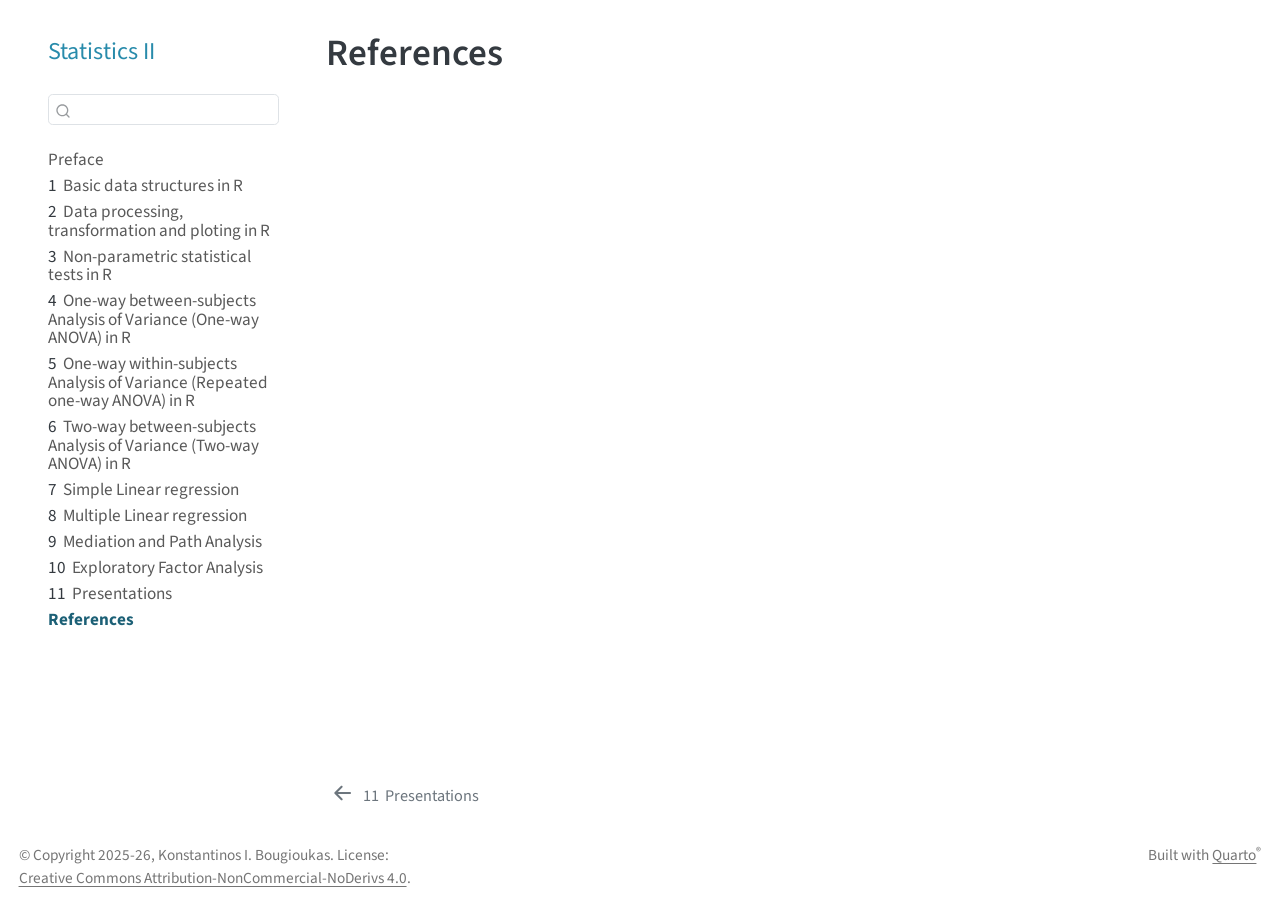
<file: _book/references.html>
<!DOCTYPE html>
<html xmlns="http://www.w3.org/1999/xhtml" lang="en" xml:lang="en"><head>

<meta charset="utf-8">
<meta name="generator" content="quarto-1.8.27">

<meta name="viewport" content="width=device-width, initial-scale=1.0, user-scalable=yes">


<title>References – Statistics II</title>
<style>
code{white-space: pre-wrap;}
span.smallcaps{font-variant: small-caps;}
div.columns{display: flex; gap: min(4vw, 1.5em);}
div.column{flex: auto; overflow-x: auto;}
div.hanging-indent{margin-left: 1.5em; text-indent: -1.5em;}
ul.task-list{list-style: none;}
ul.task-list li input[type="checkbox"] {
  width: 0.8em;
  margin: 0 0.8em 0.2em -1em; /* quarto-specific, see https://github.com/quarto-dev/quarto-cli/issues/4556 */ 
  vertical-align: middle;
}
/* CSS for citations */
div.csl-bib-body { }
div.csl-entry {
  clear: both;
}
.hanging-indent div.csl-entry {
  margin-left:2em;
  text-indent:-2em;
}
div.csl-left-margin {
  min-width:2em;
  float:left;
}
div.csl-right-inline {
  margin-left:2em;
  padding-left:1em;
}
div.csl-indent {
  margin-left: 2em;
}</style>


<script src="site_libs/quarto-nav/quarto-nav.js"></script>
<script src="site_libs/quarto-nav/headroom.min.js"></script>
<script src="site_libs/clipboard/clipboard.min.js"></script>
<script src="site_libs/quarto-search/autocomplete.umd.js"></script>
<script src="site_libs/quarto-search/fuse.min.js"></script>
<script src="site_libs/quarto-search/quarto-search.js"></script>
<meta name="quarto:offset" content="./">
<link href="./presentations.html" rel="prev">
<link href="./images/cover.avif" rel="icon">
<script src="site_libs/quarto-html/quarto.js" type="module"></script>
<script src="site_libs/quarto-html/tabsets/tabsets.js" type="module"></script>
<script src="site_libs/quarto-html/axe/axe-check.js" type="module"></script>
<script src="site_libs/quarto-html/popper.min.js"></script>
<script src="site_libs/quarto-html/tippy.umd.min.js"></script>
<script src="site_libs/quarto-html/anchor.min.js"></script>
<link href="site_libs/quarto-html/tippy.css" rel="stylesheet">
<link href="site_libs/quarto-html/quarto-syntax-highlighting-ed96de9b727972fe78a7b5d16c58bf87.css" rel="stylesheet" id="quarto-text-highlighting-styles">
<script src="site_libs/bootstrap/bootstrap.min.js"></script>
<link href="site_libs/bootstrap/bootstrap-icons.css" rel="stylesheet">
<link href="site_libs/bootstrap/bootstrap-745db6197ef74dcdda39b41813071fb2.min.css" rel="stylesheet" append-hash="true" id="quarto-bootstrap" data-mode="light">
<script id="quarto-search-options" type="application/json">{
  "location": "sidebar",
  "copy-button": false,
  "collapse-after": 3,
  "panel-placement": "start",
  "type": "textbox",
  "limit": 50,
  "keyboard-shortcut": [
    "f",
    "/",
    "s"
  ],
  "show-item-context": false,
  "language": {
    "search-no-results-text": "No results",
    "search-matching-documents-text": "matching documents",
    "search-copy-link-title": "Copy link to search",
    "search-hide-matches-text": "Hide additional matches",
    "search-more-match-text": "more match in this document",
    "search-more-matches-text": "more matches in this document",
    "search-clear-button-title": "Clear",
    "search-text-placeholder": "",
    "search-detached-cancel-button-title": "Cancel",
    "search-submit-button-title": "Submit",
    "search-label": "Search"
  }
}</script>


</head>

<body class="nav-sidebar floating quarto-light">

<div id="quarto-search-results"></div>
  <header id="quarto-header" class="headroom fixed-top">
  <nav class="quarto-secondary-nav">
    <div class="container-fluid d-flex">
      <button type="button" class="quarto-btn-toggle btn" data-bs-toggle="collapse" role="button" data-bs-target=".quarto-sidebar-collapse-item" aria-controls="quarto-sidebar" aria-expanded="false" aria-label="Toggle sidebar navigation" onclick="if (window.quartoToggleHeadroom) { window.quartoToggleHeadroom(); }">
        <i class="bi bi-layout-text-sidebar-reverse"></i>
      </button>
        <nav class="quarto-page-breadcrumbs" aria-label="breadcrumb"><ol class="breadcrumb"><li class="breadcrumb-item"><a href="./references.html">References</a></li></ol></nav>
        <a class="flex-grow-1" role="navigation" data-bs-toggle="collapse" data-bs-target=".quarto-sidebar-collapse-item" aria-controls="quarto-sidebar" aria-expanded="false" aria-label="Toggle sidebar navigation" onclick="if (window.quartoToggleHeadroom) { window.quartoToggleHeadroom(); }">      
        </a>
      <button type="button" class="btn quarto-search-button" aria-label="Search" onclick="window.quartoOpenSearch();">
        <i class="bi bi-search"></i>
      </button>
    </div>
  </nav>
</header>
<!-- content -->
<div id="quarto-content" class="quarto-container page-columns page-rows-contents page-layout-article">
<!-- sidebar -->
  <nav id="quarto-sidebar" class="sidebar collapse collapse-horizontal quarto-sidebar-collapse-item sidebar-navigation floating overflow-auto">
    <div class="pt-lg-2 mt-2 text-left sidebar-header">
    <div class="sidebar-title mb-0 py-0">
      <a href="./">Statistics II</a> 
    </div>
      </div>
        <div class="mt-2 flex-shrink-0 align-items-center">
        <div class="sidebar-search">
        <div id="quarto-search" class="" title="Search"></div>
        </div>
        </div>
    <div class="sidebar-menu-container"> 
    <ul class="list-unstyled mt-1">
        <li class="sidebar-item">
  <div class="sidebar-item-container"> 
  <a href="./index.html" class="sidebar-item-text sidebar-link">
 <span class="menu-text">Preface</span></a>
  </div>
</li>
        <li class="sidebar-item">
  <div class="sidebar-item-container"> 
  <a href="./intro.html" class="sidebar-item-text sidebar-link">
 <span class="menu-text"><span class="chapter-number">1</span>&nbsp; <span class="chapter-title">Basic data structures in R</span></span></a>
  </div>
</li>
        <li class="sidebar-item">
  <div class="sidebar-item-container"> 
  <a href="./process.html" class="sidebar-item-text sidebar-link">
 <span class="menu-text"><span class="chapter-number">2</span>&nbsp; <span class="chapter-title">Data processing, transformation and ploting in R</span></span></a>
  </div>
</li>
        <li class="sidebar-item">
  <div class="sidebar-item-container"> 
  <a href="./nonparametric.html" class="sidebar-item-text sidebar-link">
 <span class="menu-text"><span class="chapter-number">3</span>&nbsp; <span class="chapter-title">Non-parametric statistical tests in R</span></span></a>
  </div>
</li>
        <li class="sidebar-item">
  <div class="sidebar-item-container"> 
  <a href="./anovabetween.html" class="sidebar-item-text sidebar-link">
 <span class="menu-text"><span class="chapter-number">4</span>&nbsp; <span class="chapter-title">One-way between-subjects Analysis of Variance (One-way ANOVA) in R</span></span></a>
  </div>
</li>
        <li class="sidebar-item">
  <div class="sidebar-item-container"> 
  <a href="./anovawithin.html" class="sidebar-item-text sidebar-link">
 <span class="menu-text"><span class="chapter-number">5</span>&nbsp; <span class="chapter-title">One-way within-subjects Analysis of Variance (Repeated one-way ANOVA) in R</span></span></a>
  </div>
</li>
        <li class="sidebar-item">
  <div class="sidebar-item-container"> 
  <a href="./anova2factor.html" class="sidebar-item-text sidebar-link">
 <span class="menu-text"><span class="chapter-number">6</span>&nbsp; <span class="chapter-title">Two-way between-subjects Analysis of Variance (Two-way ANOVA) in R</span></span></a>
  </div>
</li>
        <li class="sidebar-item">
  <div class="sidebar-item-container"> 
  <a href="./simplelinear.html" class="sidebar-item-text sidebar-link">
 <span class="menu-text"><span class="chapter-number">7</span>&nbsp; <span class="chapter-title">Simple Linear regression</span></span></a>
  </div>
</li>
        <li class="sidebar-item">
  <div class="sidebar-item-container"> 
  <a href="./multiplelinear.html" class="sidebar-item-text sidebar-link">
 <span class="menu-text"><span class="chapter-number">8</span>&nbsp; <span class="chapter-title">Multiple Linear regression</span></span></a>
  </div>
</li>
        <li class="sidebar-item">
  <div class="sidebar-item-container"> 
  <a href="./path.html" class="sidebar-item-text sidebar-link">
 <span class="menu-text"><span class="chapter-number">9</span>&nbsp; <span class="chapter-title">Mediation and Path Analysis</span></span></a>
  </div>
</li>
        <li class="sidebar-item">
  <div class="sidebar-item-container"> 
  <a href="./efa.html" class="sidebar-item-text sidebar-link">
 <span class="menu-text"><span class="chapter-number">10</span>&nbsp; <span class="chapter-title">Exploratory Factor Analysis</span></span></a>
  </div>
</li>
        <li class="sidebar-item">
  <div class="sidebar-item-container"> 
  <a href="./presentations.html" class="sidebar-item-text sidebar-link">
 <span class="menu-text"><span class="chapter-number">11</span>&nbsp; <span class="chapter-title">Presentations</span></span></a>
  </div>
</li>
        <li class="sidebar-item">
  <div class="sidebar-item-container"> 
  <a href="./references.html" class="sidebar-item-text sidebar-link active">
 <span class="menu-text">References</span></a>
  </div>
</li>
    </ul>
    </div>
</nav>
<div id="quarto-sidebar-glass" class="quarto-sidebar-collapse-item" data-bs-toggle="collapse" data-bs-target=".quarto-sidebar-collapse-item"></div>
<!-- margin-sidebar -->
    <div id="quarto-margin-sidebar" class="sidebar margin-sidebar zindex-bottom">
        
    </div>
<!-- main -->
<main class="content" id="quarto-document-content">

<header id="title-block-header" class="quarto-title-block default">
<div class="quarto-title">
<h1 class="title">References</h1>
</div>



<div class="quarto-title-meta">

    
  
    
  </div>
  


</header>


<div id="refs" role="list" style="display: none">

</div>



</main> <!-- /main -->
<script id="quarto-html-after-body" type="application/javascript">
  window.document.addEventListener("DOMContentLoaded", function (event) {
    const icon = "";
    const anchorJS = new window.AnchorJS();
    anchorJS.options = {
      placement: 'right',
      icon: icon
    };
    anchorJS.add('.anchored');
    const isCodeAnnotation = (el) => {
      for (const clz of el.classList) {
        if (clz.startsWith('code-annotation-')) {                     
          return true;
        }
      }
      return false;
    }
    const onCopySuccess = function(e) {
      // button target
      const button = e.trigger;
      // don't keep focus
      button.blur();
      // flash "checked"
      button.classList.add('code-copy-button-checked');
      var currentTitle = button.getAttribute("title");
      button.setAttribute("title", "Copied!");
      let tooltip;
      if (window.bootstrap) {
        button.setAttribute("data-bs-toggle", "tooltip");
        button.setAttribute("data-bs-placement", "left");
        button.setAttribute("data-bs-title", "Copied!");
        tooltip = new bootstrap.Tooltip(button, 
          { trigger: "manual", 
            customClass: "code-copy-button-tooltip",
            offset: [0, -8]});
        tooltip.show();    
      }
      setTimeout(function() {
        if (tooltip) {
          tooltip.hide();
          button.removeAttribute("data-bs-title");
          button.removeAttribute("data-bs-toggle");
          button.removeAttribute("data-bs-placement");
        }
        button.setAttribute("title", currentTitle);
        button.classList.remove('code-copy-button-checked');
      }, 1000);
      // clear code selection
      e.clearSelection();
    }
    const getTextToCopy = function(trigger) {
      const outerScaffold = trigger.parentElement.cloneNode(true);
      const codeEl = outerScaffold.querySelector('code');
      for (const childEl of codeEl.children) {
        if (isCodeAnnotation(childEl)) {
          childEl.remove();
        }
      }
      return codeEl.innerText;
    }
    const clipboard = new window.ClipboardJS('.code-copy-button:not([data-in-quarto-modal])', {
      text: getTextToCopy
    });
    clipboard.on('success', onCopySuccess);
    if (window.document.getElementById('quarto-embedded-source-code-modal')) {
      const clipboardModal = new window.ClipboardJS('.code-copy-button[data-in-quarto-modal]', {
        text: getTextToCopy,
        container: window.document.getElementById('quarto-embedded-source-code-modal')
      });
      clipboardModal.on('success', onCopySuccess);
    }
      var localhostRegex = new RegExp(/^(?:http|https):\/\/localhost\:?[0-9]*\//);
      var mailtoRegex = new RegExp(/^mailto:/);
        var filterRegex = new RegExp('/' + window.location.host + '/');
      var isInternal = (href) => {
          return filterRegex.test(href) || localhostRegex.test(href) || mailtoRegex.test(href);
      }
      // Inspect non-navigation links and adorn them if external
     var links = window.document.querySelectorAll('a[href]:not(.nav-link):not(.navbar-brand):not(.toc-action):not(.sidebar-link):not(.sidebar-item-toggle):not(.pagination-link):not(.no-external):not([aria-hidden]):not(.dropdown-item):not(.quarto-navigation-tool):not(.about-link)');
      for (var i=0; i<links.length; i++) {
        const link = links[i];
        if (!isInternal(link.href)) {
          // undo the damage that might have been done by quarto-nav.js in the case of
          // links that we want to consider external
          if (link.dataset.originalHref !== undefined) {
            link.href = link.dataset.originalHref;
          }
            // target, if specified
            link.setAttribute("target", "_blank");
            if (link.getAttribute("rel") === null) {
              link.setAttribute("rel", "noopener");
            }
        }
      }
    function tippyHover(el, contentFn, onTriggerFn, onUntriggerFn) {
      const config = {
        allowHTML: true,
        maxWidth: 500,
        delay: 100,
        arrow: false,
        appendTo: function(el) {
            return el.parentElement;
        },
        interactive: true,
        interactiveBorder: 10,
        theme: 'quarto',
        placement: 'bottom-start',
      };
      if (contentFn) {
        config.content = contentFn;
      }
      if (onTriggerFn) {
        config.onTrigger = onTriggerFn;
      }
      if (onUntriggerFn) {
        config.onUntrigger = onUntriggerFn;
      }
      window.tippy(el, config); 
    }
    const noterefs = window.document.querySelectorAll('a[role="doc-noteref"]');
    for (var i=0; i<noterefs.length; i++) {
      const ref = noterefs[i];
      tippyHover(ref, function() {
        // use id or data attribute instead here
        let href = ref.getAttribute('data-footnote-href') || ref.getAttribute('href');
        try { href = new URL(href).hash; } catch {}
        const id = href.replace(/^#\/?/, "");
        const note = window.document.getElementById(id);
        if (note) {
          return note.innerHTML;
        } else {
          return "";
        }
      });
    }
    const xrefs = window.document.querySelectorAll('a.quarto-xref');
    const processXRef = (id, note) => {
      // Strip column container classes
      const stripColumnClz = (el) => {
        el.classList.remove("page-full", "page-columns");
        if (el.children) {
          for (const child of el.children) {
            stripColumnClz(child);
          }
        }
      }
      stripColumnClz(note)
      if (id === null || id.startsWith('sec-')) {
        // Special case sections, only their first couple elements
        const container = document.createElement("div");
        if (note.children && note.children.length > 2) {
          container.appendChild(note.children[0].cloneNode(true));
          for (let i = 1; i < note.children.length; i++) {
            const child = note.children[i];
            if (child.tagName === "P" && child.innerText === "") {
              continue;
            } else {
              container.appendChild(child.cloneNode(true));
              break;
            }
          }
          if (window.Quarto?.typesetMath) {
            window.Quarto.typesetMath(container);
          }
          return container.innerHTML
        } else {
          if (window.Quarto?.typesetMath) {
            window.Quarto.typesetMath(note);
          }
          return note.innerHTML;
        }
      } else {
        // Remove any anchor links if they are present
        const anchorLink = note.querySelector('a.anchorjs-link');
        if (anchorLink) {
          anchorLink.remove();
        }
        if (window.Quarto?.typesetMath) {
          window.Quarto.typesetMath(note);
        }
        if (note.classList.contains("callout")) {
          return note.outerHTML;
        } else {
          return note.innerHTML;
        }
      }
    }
    for (var i=0; i<xrefs.length; i++) {
      const xref = xrefs[i];
      tippyHover(xref, undefined, function(instance) {
        instance.disable();
        let url = xref.getAttribute('href');
        let hash = undefined; 
        if (url.startsWith('#')) {
          hash = url;
        } else {
          try { hash = new URL(url).hash; } catch {}
        }
        if (hash) {
          const id = hash.replace(/^#\/?/, "");
          const note = window.document.getElementById(id);
          if (note !== null) {
            try {
              const html = processXRef(id, note.cloneNode(true));
              instance.setContent(html);
            } finally {
              instance.enable();
              instance.show();
            }
          } else {
            // See if we can fetch this
            fetch(url.split('#')[0])
            .then(res => res.text())
            .then(html => {
              const parser = new DOMParser();
              const htmlDoc = parser.parseFromString(html, "text/html");
              const note = htmlDoc.getElementById(id);
              if (note !== null) {
                const html = processXRef(id, note);
                instance.setContent(html);
              } 
            }).finally(() => {
              instance.enable();
              instance.show();
            });
          }
        } else {
          // See if we can fetch a full url (with no hash to target)
          // This is a special case and we should probably do some content thinning / targeting
          fetch(url)
          .then(res => res.text())
          .then(html => {
            const parser = new DOMParser();
            const htmlDoc = parser.parseFromString(html, "text/html");
            const note = htmlDoc.querySelector('main.content');
            if (note !== null) {
              // This should only happen for chapter cross references
              // (since there is no id in the URL)
              // remove the first header
              if (note.children.length > 0 && note.children[0].tagName === "HEADER") {
                note.children[0].remove();
              }
              const html = processXRef(null, note);
              instance.setContent(html);
            } 
          }).finally(() => {
            instance.enable();
            instance.show();
          });
        }
      }, function(instance) {
      });
    }
        let selectedAnnoteEl;
        const selectorForAnnotation = ( cell, annotation) => {
          let cellAttr = 'data-code-cell="' + cell + '"';
          let lineAttr = 'data-code-annotation="' +  annotation + '"';
          const selector = 'span[' + cellAttr + '][' + lineAttr + ']';
          return selector;
        }
        const selectCodeLines = (annoteEl) => {
          const doc = window.document;
          const targetCell = annoteEl.getAttribute("data-target-cell");
          const targetAnnotation = annoteEl.getAttribute("data-target-annotation");
          const annoteSpan = window.document.querySelector(selectorForAnnotation(targetCell, targetAnnotation));
          const lines = annoteSpan.getAttribute("data-code-lines").split(",");
          const lineIds = lines.map((line) => {
            return targetCell + "-" + line;
          })
          let top = null;
          let height = null;
          let parent = null;
          if (lineIds.length > 0) {
              //compute the position of the single el (top and bottom and make a div)
              const el = window.document.getElementById(lineIds[0]);
              top = el.offsetTop;
              height = el.offsetHeight;
              parent = el.parentElement.parentElement;
            if (lineIds.length > 1) {
              const lastEl = window.document.getElementById(lineIds[lineIds.length - 1]);
              const bottom = lastEl.offsetTop + lastEl.offsetHeight;
              height = bottom - top;
            }
            if (top !== null && height !== null && parent !== null) {
              // cook up a div (if necessary) and position it 
              let div = window.document.getElementById("code-annotation-line-highlight");
              if (div === null) {
                div = window.document.createElement("div");
                div.setAttribute("id", "code-annotation-line-highlight");
                div.style.position = 'absolute';
                parent.appendChild(div);
              }
              div.style.top = top - 2 + "px";
              div.style.height = height + 4 + "px";
              div.style.left = 0;
              let gutterDiv = window.document.getElementById("code-annotation-line-highlight-gutter");
              if (gutterDiv === null) {
                gutterDiv = window.document.createElement("div");
                gutterDiv.setAttribute("id", "code-annotation-line-highlight-gutter");
                gutterDiv.style.position = 'absolute';
                const codeCell = window.document.getElementById(targetCell);
                const gutter = codeCell.querySelector('.code-annotation-gutter');
                gutter.appendChild(gutterDiv);
              }
              gutterDiv.style.top = top - 2 + "px";
              gutterDiv.style.height = height + 4 + "px";
            }
            selectedAnnoteEl = annoteEl;
          }
        };
        const unselectCodeLines = () => {
          const elementsIds = ["code-annotation-line-highlight", "code-annotation-line-highlight-gutter"];
          elementsIds.forEach((elId) => {
            const div = window.document.getElementById(elId);
            if (div) {
              div.remove();
            }
          });
          selectedAnnoteEl = undefined;
        };
          // Handle positioning of the toggle
      window.addEventListener(
        "resize",
        throttle(() => {
          elRect = undefined;
          if (selectedAnnoteEl) {
            selectCodeLines(selectedAnnoteEl);
          }
        }, 10)
      );
      function throttle(fn, ms) {
      let throttle = false;
      let timer;
        return (...args) => {
          if(!throttle) { // first call gets through
              fn.apply(this, args);
              throttle = true;
          } else { // all the others get throttled
              if(timer) clearTimeout(timer); // cancel #2
              timer = setTimeout(() => {
                fn.apply(this, args);
                timer = throttle = false;
              }, ms);
          }
        };
      }
        // Attach click handler to the DT
        const annoteDls = window.document.querySelectorAll('dt[data-target-cell]');
        for (const annoteDlNode of annoteDls) {
          annoteDlNode.addEventListener('click', (event) => {
            const clickedEl = event.target;
            if (clickedEl !== selectedAnnoteEl) {
              unselectCodeLines();
              const activeEl = window.document.querySelector('dt[data-target-cell].code-annotation-active');
              if (activeEl) {
                activeEl.classList.remove('code-annotation-active');
              }
              selectCodeLines(clickedEl);
              clickedEl.classList.add('code-annotation-active');
            } else {
              // Unselect the line
              unselectCodeLines();
              clickedEl.classList.remove('code-annotation-active');
            }
          });
        }
    const findCites = (el) => {
      const parentEl = el.parentElement;
      if (parentEl) {
        const cites = parentEl.dataset.cites;
        if (cites) {
          return {
            el,
            cites: cites.split(' ')
          };
        } else {
          return findCites(el.parentElement)
        }
      } else {
        return undefined;
      }
    };
    var bibliorefs = window.document.querySelectorAll('a[role="doc-biblioref"]');
    for (var i=0; i<bibliorefs.length; i++) {
      const ref = bibliorefs[i];
      const citeInfo = findCites(ref);
      if (citeInfo) {
        tippyHover(citeInfo.el, function() {
          var popup = window.document.createElement('div');
          citeInfo.cites.forEach(function(cite) {
            var citeDiv = window.document.createElement('div');
            citeDiv.classList.add('hanging-indent');
            citeDiv.classList.add('csl-entry');
            var biblioDiv = window.document.getElementById('ref-' + cite);
            if (biblioDiv) {
              citeDiv.innerHTML = biblioDiv.innerHTML;
            }
            popup.appendChild(citeDiv);
          });
          return popup.innerHTML;
        });
      }
    }
  });
  </script>
<nav class="page-navigation">
  <div class="nav-page nav-page-previous">
      <a href="./presentations.html" class="pagination-link" aria-label="Presentations">
        <i class="bi bi-arrow-left-short"></i> <span class="nav-page-text"><span class="chapter-number">11</span>&nbsp; <span class="chapter-title">Presentations</span></span>
      </a>          
  </div>
  <div class="nav-page nav-page-next">
  </div>
</nav>
</div> <!-- /content -->
<footer class="footer">
  <div class="nav-footer">
    <div class="nav-footer-left">
<p>© Copyright 2025-26, Konstantinos I. Bougioukas. License: <a href="https://creativecommons.org/licenses/by-nc-nd/4.0/">Creative Commons Attribution-NonCommercial-NoDerivs 4.0</a>.</p>
</div>   
    <div class="nav-footer-center">
      &nbsp;
    </div>
    <div class="nav-footer-right">
<p>Built with <a href="https://quarto.org/">Quarto</a><sup>®</sup></p>
</div>
  </div>
</footer>




</body></html>
</file>
<file: _book/site_libs/quarto-html/tippy.css>
.tippy-box[data-animation=fade][data-state=hidden]{opacity:0}[data-tippy-root]{max-width:calc(100vw - 10px)}.tippy-box{position:relative;background-color:#333;color:#fff;border-radius:4px;font-size:14px;line-height:1.4;white-space:normal;outline:0;transition-property:transform,visibility,opacity}.tippy-box[data-placement^=top]>.tippy-arrow{bottom:0}.tippy-box[data-placement^=top]>.tippy-arrow:before{bottom:-7px;left:0;border-width:8px 8px 0;border-top-color:initial;transform-origin:center top}.tippy-box[data-placement^=bottom]>.tippy-arrow{top:0}.tippy-box[data-placement^=bottom]>.tippy-arrow:before{top:-7px;left:0;border-width:0 8px 8px;border-bottom-color:initial;transform-origin:center bottom}.tippy-box[data-placement^=left]>.tippy-arrow{right:0}.tippy-box[data-placement^=left]>.tippy-arrow:before{border-width:8px 0 8px 8px;border-left-color:initial;right:-7px;transform-origin:center left}.tippy-box[data-placement^=right]>.tippy-arrow{left:0}.tippy-box[data-placement^=right]>.tippy-arrow:before{left:-7px;border-width:8px 8px 8px 0;border-right-color:initial;transform-origin:center right}.tippy-box[data-inertia][data-state=visible]{transition-timing-function:cubic-bezier(.54,1.5,.38,1.11)}.tippy-arrow{width:16px;height:16px;color:#333}.tippy-arrow:before{content:"";position:absolute;border-color:transparent;border-style:solid}.tippy-content{position:relative;padding:5px 9px;z-index:1}
</file>
<file: _book/site_libs/quarto-html/quarto-syntax-highlighting-ed96de9b727972fe78a7b5d16c58bf87.css>
/* quarto syntax highlight colors */
:root {
  --quarto-hl-ot-color: #003B4F;
  --quarto-hl-at-color: #657422;
  --quarto-hl-ss-color: #20794D;
  --quarto-hl-an-color: #5E5E5E;
  --quarto-hl-fu-color: #4758AB;
  --quarto-hl-st-color: #20794D;
  --quarto-hl-cf-color: #003B4F;
  --quarto-hl-op-color: #5E5E5E;
  --quarto-hl-er-color: #AD0000;
  --quarto-hl-bn-color: #AD0000;
  --quarto-hl-al-color: #AD0000;
  --quarto-hl-va-color: #111111;
  --quarto-hl-bu-color: inherit;
  --quarto-hl-ex-color: inherit;
  --quarto-hl-pp-color: #AD0000;
  --quarto-hl-in-color: #5E5E5E;
  --quarto-hl-vs-color: #20794D;
  --quarto-hl-wa-color: #5E5E5E;
  --quarto-hl-do-color: #5E5E5E;
  --quarto-hl-im-color: #00769E;
  --quarto-hl-ch-color: #20794D;
  --quarto-hl-dt-color: #AD0000;
  --quarto-hl-fl-color: #AD0000;
  --quarto-hl-co-color: #5E5E5E;
  --quarto-hl-cv-color: #5E5E5E;
  --quarto-hl-cn-color: #8f5902;
  --quarto-hl-sc-color: #5E5E5E;
  --quarto-hl-dv-color: #AD0000;
  --quarto-hl-kw-color: #003B4F;
}

/* other quarto variables */
:root {
  --quarto-font-monospace: SFMono-Regular, Menlo, Monaco, Consolas, "Liberation Mono", "Courier New", monospace;
}

/* syntax highlight based on Pandoc's rules */
pre > code.sourceCode > span {
  color: #003B4F;
}

code.sourceCode > span {
  color: #003B4F;
}

div.sourceCode,
div.sourceCode pre.sourceCode {
  color: #003B4F;
}

/* Normal */
code span {
  color: #003B4F;
}

/* Alert */
code span.al {
  color: #AD0000;
  font-style: inherit;
}

/* Annotation */
code span.an {
  color: #5E5E5E;
  font-style: inherit;
}

/* Attribute */
code span.at {
  color: #657422;
  font-style: inherit;
}

/* BaseN */
code span.bn {
  color: #AD0000;
  font-style: inherit;
}

/* BuiltIn */
code span.bu {
  font-style: inherit;
}

/* ControlFlow */
code span.cf {
  color: #003B4F;
  font-weight: bold;
  font-style: inherit;
}

/* Char */
code span.ch {
  color: #20794D;
  font-style: inherit;
}

/* Constant */
code span.cn {
  color: #8f5902;
  font-style: inherit;
}

/* Comment */
code span.co {
  color: #5E5E5E;
  font-style: inherit;
}

/* CommentVar */
code span.cv {
  color: #5E5E5E;
  font-style: italic;
}

/* Documentation */
code span.do {
  color: #5E5E5E;
  font-style: italic;
}

/* DataType */
code span.dt {
  color: #AD0000;
  font-style: inherit;
}

/* DecVal */
code span.dv {
  color: #AD0000;
  font-style: inherit;
}

/* Error */
code span.er {
  color: #AD0000;
  font-style: inherit;
}

/* Extension */
code span.ex {
  font-style: inherit;
}

/* Float */
code span.fl {
  color: #AD0000;
  font-style: inherit;
}

/* Function */
code span.fu {
  color: #4758AB;
  font-style: inherit;
}

/* Import */
code span.im {
  color: #00769E;
  font-style: inherit;
}

/* Information */
code span.in {
  color: #5E5E5E;
  font-style: inherit;
}

/* Keyword */
code span.kw {
  color: #003B4F;
  font-weight: bold;
  font-style: inherit;
}

/* Operator */
code span.op {
  color: #5E5E5E;
  font-style: inherit;
}

/* Other */
code span.ot {
  color: #003B4F;
  font-style: inherit;
}

/* Preprocessor */
code span.pp {
  color: #AD0000;
  font-style: inherit;
}

/* SpecialChar */
code span.sc {
  color: #5E5E5E;
  font-style: inherit;
}

/* SpecialString */
code span.ss {
  color: #20794D;
  font-style: inherit;
}

/* String */
code span.st {
  color: #20794D;
  font-style: inherit;
}

/* Variable */
code span.va {
  color: #111111;
  font-style: inherit;
}

/* VerbatimString */
code span.vs {
  color: #20794D;
  font-style: inherit;
}

/* Warning */
code span.wa {
  color: #5E5E5E;
  font-style: italic;
}

.prevent-inlining {
  content: "</";
}

/*# sourceMappingURL=0920dd6d7437995b8cdf7429764427b1.css.map */
</file>
